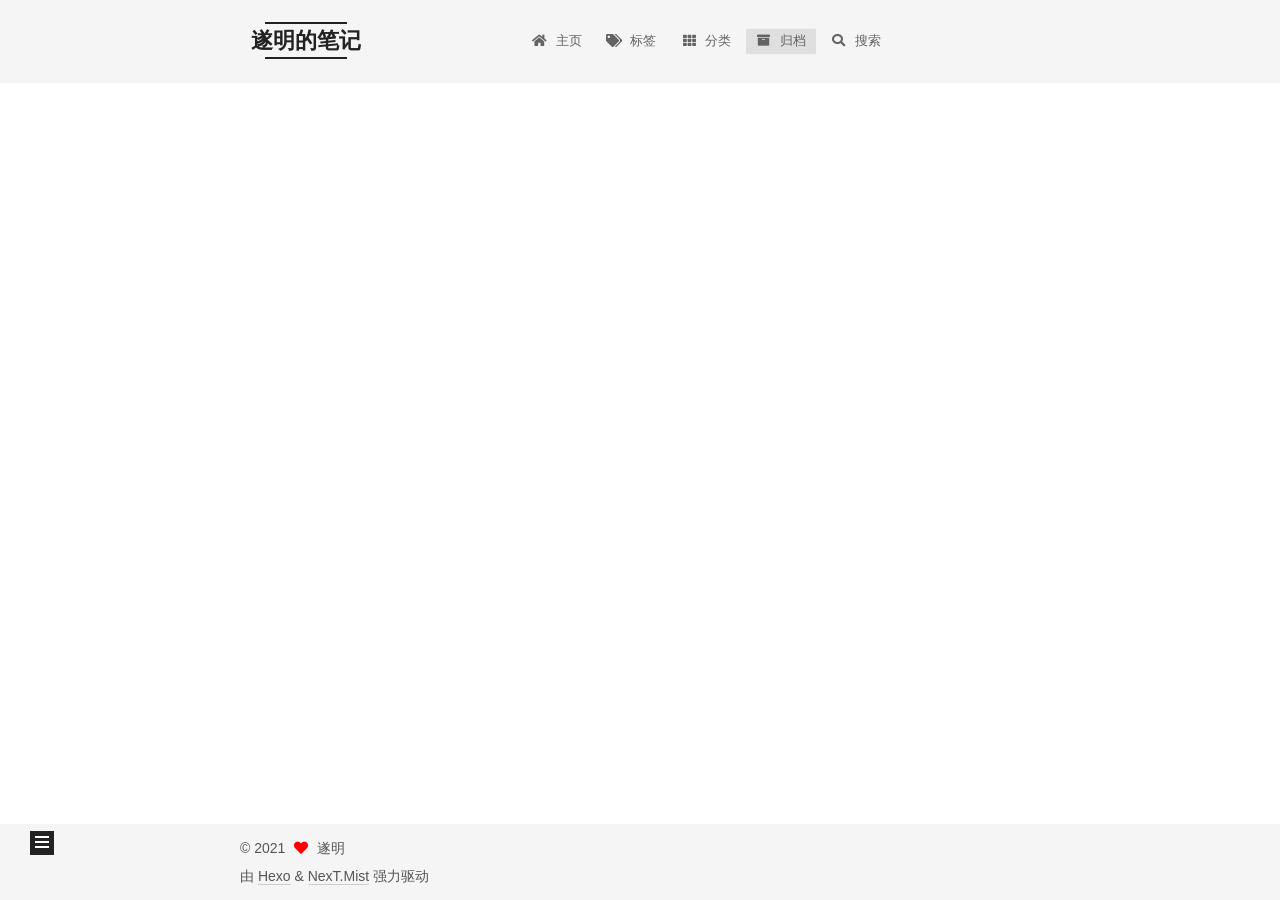
<file: archives/index.html>
<!DOCTYPE html>
<html lang="zh-CN">
<head>
  <meta charset="UTF-8">
<meta name="viewport" content="width=device-width, initial-scale=1, maximum-scale=2">
<meta name="theme-color" content="#222">
<meta name="generator" content="Hexo 5.4.0">
  <link rel="apple-touch-icon" sizes="180x180" href="/images/favicon.ico">
  <link rel="icon" type="image/png" sizes="32x32" href="/images/favicon.ico">
  <link rel="icon" type="image/png" sizes="16x16" href="/images/favicon.ico">
  <link rel="mask-icon" href="/images/favicon.ico" color="#222">

<link rel="stylesheet" href="/css/main.css">


<link rel="stylesheet" href="/lib/font-awesome/css/all.min.css">

<script id="hexo-configurations">
    var NexT = window.NexT || {};
    var CONFIG = {"hostname":"example.com","root":"/","scheme":"Mist","version":"7.8.0","exturl":false,"sidebar":{"position":"left","display":"post","padding":18,"offset":12,"onmobile":false},"copycode":{"enable":true,"show_result":true,"style":null},"back2top":{"enable":true,"sidebar":false,"scrollpercent":true},"bookmark":{"enable":false,"color":"#222","save":"auto"},"fancybox":false,"mediumzoom":false,"lazyload":false,"pangu":false,"comments":{"style":"tabs","active":null,"storage":true,"lazyload":false,"nav":null},"algolia":{"hits":{"per_page":10},"labels":{"input_placeholder":"Search for Posts","hits_empty":"We didn't find any results for the search: ${query}","hits_stats":"${hits} results found in ${time} ms"}},"localsearch":{"enable":true,"trigger":"auto","top_n_per_article":1,"unescape":false,"preload":false},"motion":{"enable":true,"async":false,"transition":{"post_block":"fadeIn","post_header":"slideDownIn","post_body":"slideDownIn","coll_header":"slideLeftIn","sidebar":"slideUpIn"}},"path":"search.xml"};
  </script>

  <meta property="og:type" content="website">
<meta property="og:title" content="遂明的笔记">
<meta property="og:url" content="http://example.com/archives/index.html">
<meta property="og:site_name" content="遂明的笔记">
<meta property="og:locale" content="zh_CN">
<meta property="article:author" content="遂明">
<meta name="twitter:card" content="summary">

<link rel="canonical" href="http://example.com/archives/">


<script id="page-configurations">
  // https://hexo.io/docs/variables.html
  CONFIG.page = {
    sidebar: "",
    isHome : false,
    isPost : false,
    lang   : 'zh-CN'
  };
</script>

  <title>归档 | 遂明的笔记</title>
  






  <noscript>
  <style>
  .use-motion .brand,
  .use-motion .menu-item,
  .sidebar-inner,
  .use-motion .post-block,
  .use-motion .pagination,
  .use-motion .comments,
  .use-motion .post-header,
  .use-motion .post-body,
  .use-motion .collection-header { opacity: initial; }

  .use-motion .site-title,
  .use-motion .site-subtitle {
    opacity: initial;
    top: initial;
  }

  .use-motion .logo-line-before i { left: initial; }
  .use-motion .logo-line-after i { right: initial; }
  </style>
</noscript>

</head>

<body itemscope itemtype="http://schema.org/WebPage">
  <div class="container use-motion">
    <div class="headband"></div>

    <header class="header" itemscope itemtype="http://schema.org/WPHeader">
      <div class="header-inner"><div class="site-brand-container">
  <div class="site-nav-toggle">
    <div class="toggle" aria-label="切换导航栏">
      <span class="toggle-line toggle-line-first"></span>
      <span class="toggle-line toggle-line-middle"></span>
      <span class="toggle-line toggle-line-last"></span>
    </div>
  </div>

  <div class="site-meta">

    <a href="/" class="brand" rel="start">
      <span class="logo-line-before"><i></i></span>
      <h1 class="site-title">遂明的笔记</h1>
      <span class="logo-line-after"><i></i></span>
    </a>
      <p class="site-subtitle" itemprop="description">胜人者力，自胜者强</p>
  </div>

  <div class="site-nav-right">
    <div class="toggle popup-trigger">
        <i class="fa fa-search fa-fw fa-lg"></i>
    </div>
  </div>
</div>




<nav class="site-nav">
  <ul id="menu" class="main-menu menu">
        <li class="menu-item menu-item-主页">

    <a href="/" rel="section"><i class="fa fa-home fa-fw"></i>主页</a>

  </li>
        <li class="menu-item menu-item-标签">

    <a href="/tags/" rel="section"><i class="fa fa-tags fa-fw"></i>标签</a>

  </li>
        <li class="menu-item menu-item-分类">

    <a href="/categories/" rel="section"><i class="fa fa-th fa-fw"></i>分类</a>

  </li>
        <li class="menu-item menu-item-归档">

    <a href="/archives/" rel="section"><i class="fa fa-archive fa-fw"></i>归档</a>

  </li>
      <li class="menu-item menu-item-search">
        <a role="button" class="popup-trigger"><i class="fa fa-search fa-fw"></i>搜索
        </a>
      </li>
  </ul>
</nav>



  <div class="search-pop-overlay">
    <div class="popup search-popup">
        <div class="search-header">
  <span class="search-icon">
    <i class="fa fa-search"></i>
  </span>
  <div class="search-input-container">
    <input autocomplete="off" autocapitalize="off"
           placeholder="搜索..." spellcheck="false"
           type="search" class="search-input">
  </div>
  <span class="popup-btn-close">
    <i class="fa fa-times-circle"></i>
  </span>
</div>
<div id="search-result">
  <div id="no-result">
    <i class="fa fa-spinner fa-pulse fa-5x fa-fw"></i>
  </div>
</div>

    </div>
  </div>

</div>
    </header>

    
  <div class="back-to-top">
    <i class="fa fa-arrow-up"></i>
    <span>0%</span>
  </div>
  <div class="reading-progress-bar"></div>


    <main class="main">
      <div class="main-inner">
        <div class="content-wrap">
          

          <div class="content archive">
            

  
  
  
  <div class="post-block">
    <div class="posts-collapse">
      <div class="collection-title">
        <span class="collection-header">嗯..! 目前共计 1 篇日志。 继续努力。</span>
      </div>

      
    <div class="collection-year">
      <span class="collection-header">2021</span>
    </div>

  <article itemscope itemtype="http://schema.org/Article">
    <header class="post-header">

      <div class="post-meta">
        <time itemprop="dateCreated"
              datetime="2021-05-16T00:11:56+08:00"
              content="2021-05-16">
          05-16
        </time>
      </div>

      <div class="post-title">
          <a class="post-title-link" href="/2021/05/16/124b790606a0/" itemprop="url">
            <span itemprop="name">Hexo配置</span>
          </a>
      </div>

    </header>
  </article>


    </div>
  </div>
  
  
  

  



          </div>
          

<script>
  window.addEventListener('tabs:register', () => {
    let { activeClass } = CONFIG.comments;
    if (CONFIG.comments.storage) {
      activeClass = localStorage.getItem('comments_active') || activeClass;
    }
    if (activeClass) {
      let activeTab = document.querySelector(`a[href="#comment-${activeClass}"]`);
      if (activeTab) {
        activeTab.click();
      }
    }
  });
  if (CONFIG.comments.storage) {
    window.addEventListener('tabs:click', event => {
      if (!event.target.matches('.tabs-comment .tab-content .tab-pane')) return;
      let commentClass = event.target.classList[1];
      localStorage.setItem('comments_active', commentClass);
    });
  }
</script>

        </div>
          
  
  <div class="toggle sidebar-toggle">
    <span class="toggle-line toggle-line-first"></span>
    <span class="toggle-line toggle-line-middle"></span>
    <span class="toggle-line toggle-line-last"></span>
  </div>

  <aside class="sidebar">
    <div class="sidebar-inner">

      <ul class="sidebar-nav motion-element">
        <li class="sidebar-nav-toc">
          文章目录
        </li>
        <li class="sidebar-nav-overview">
          站点概览
        </li>
      </ul>

      <!--noindex-->
      <div class="post-toc-wrap sidebar-panel">
      </div>
      <!--/noindex-->

      <div class="site-overview-wrap sidebar-panel">
        <div class="site-author motion-element" itemprop="author" itemscope itemtype="http://schema.org/Person">
  <p class="site-author-name" itemprop="name">遂明</p>
  <div class="site-description" itemprop="description"></div>
</div>
<div class="site-state-wrap motion-element">
  <nav class="site-state">
      <div class="site-state-item site-state-posts">
          <a href="/archives">
          <span class="site-state-item-count">1</span>
          <span class="site-state-item-name">日志</span>
        </a>
      </div>
      <div class="site-state-item site-state-tags">
            <a href="/tags/">
        <span class="site-state-item-count">1</span>
        <span class="site-state-item-name">标签</span></a>
      </div>
  </nav>
</div>
  <div class="links-of-author motion-element">
      <span class="links-of-author-item">
        <a href="https://github.com/suiming" title="GitHub → https:&#x2F;&#x2F;github.com&#x2F;suiming" rel="noopener" target="_blank"><i class="fab fa-github fa-fw"></i>GitHub</a>
      </span>
      <span class="links-of-author-item">
        <a href="mailto:suiming.jx@gmail.com" title="E-Mail → mailto:suiming.jx@gmail.com" rel="noopener" target="_blank"><i class="fa fa-envelope fa-fw"></i>E-Mail</a>
      </span>
  </div>



      </div>

    </div>
  </aside>
  <div id="sidebar-dimmer"></div>


      </div>
    </main>

    <footer class="footer">
      <div class="footer-inner">
        

        

<div class="copyright">
  
  &copy; 
  <span itemprop="copyrightYear">2021</span>
  <span class="with-love">
    <i class="fa fa-heart"></i>
  </span>
  <span class="author" itemprop="copyrightHolder">遂明</span>
</div>
  <div class="powered-by">由 <a href="https://hexo.io/" class="theme-link" rel="noopener" target="_blank">Hexo</a> & <a href="https://mist.theme-next.org/" class="theme-link" rel="noopener" target="_blank">NexT.Mist</a> 强力驱动
  </div>

        








      </div>
    </footer>
  </div>

  
  <script src="/lib/anime.min.js"></script>
  <script src="/lib/velocity/velocity.min.js"></script>
  <script src="/lib/velocity/velocity.ui.min.js"></script>

<script src="/js/utils.js"></script>

<script src="/js/motion.js"></script>


<script src="/js/schemes/muse.js"></script>


<script src="/js/next-boot.js"></script>




  




  
<script src="/js/local-search.js"></script>













  

  

</body>
</html>
</file>
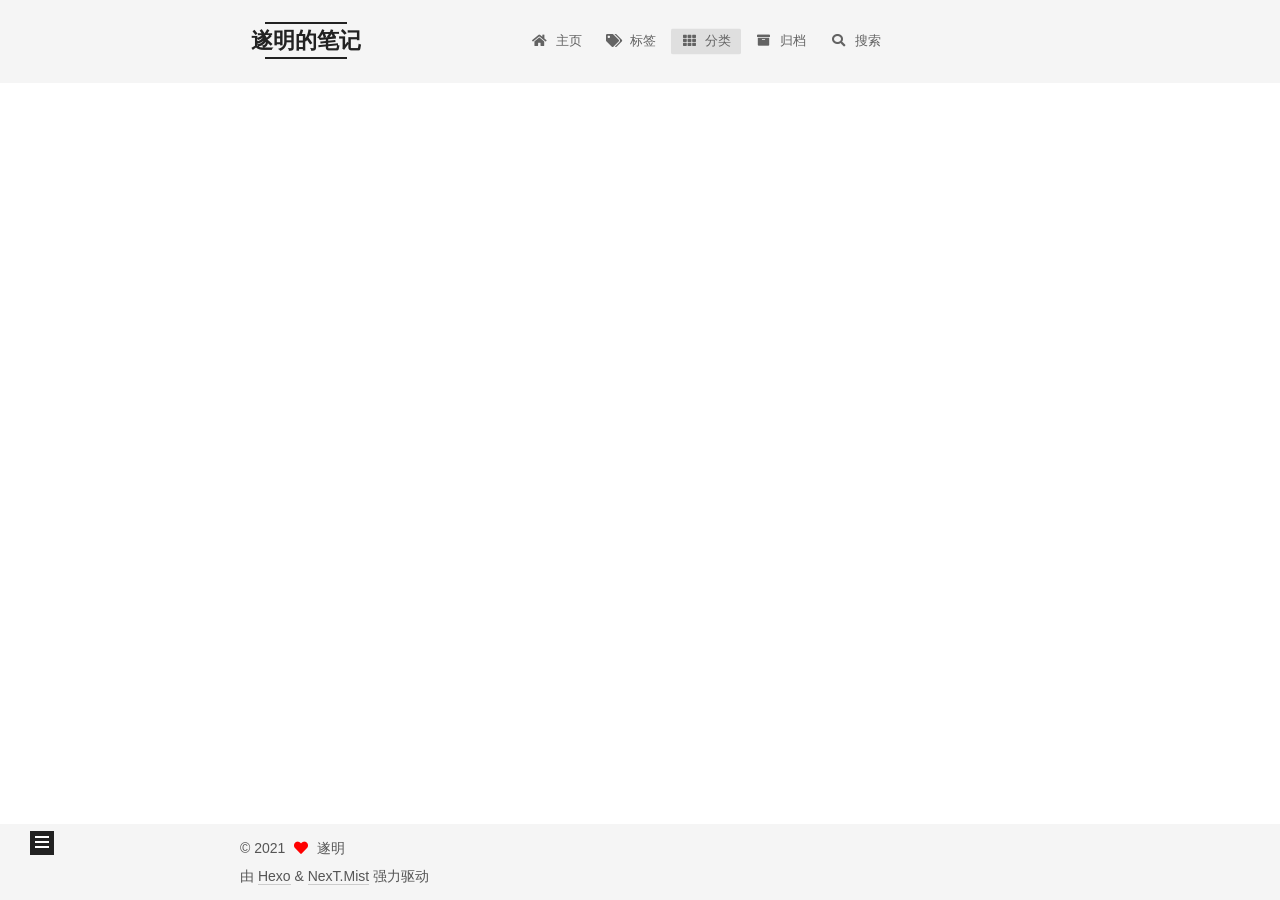
<file: categories/index.html>
<!DOCTYPE html>
<html lang="zh-CN">
<head>
  <meta charset="UTF-8">
<meta name="viewport" content="width=device-width, initial-scale=1, maximum-scale=2">
<meta name="theme-color" content="#222">
<meta name="generator" content="Hexo 5.4.0">
  <link rel="apple-touch-icon" sizes="180x180" href="/images/favicon.ico">
  <link rel="icon" type="image/png" sizes="32x32" href="/images/favicon.ico">
  <link rel="icon" type="image/png" sizes="16x16" href="/images/favicon.ico">
  <link rel="mask-icon" href="/images/favicon.ico" color="#222">

<link rel="stylesheet" href="/css/main.css">


<link rel="stylesheet" href="/lib/font-awesome/css/all.min.css">

<script id="hexo-configurations">
    var NexT = window.NexT || {};
    var CONFIG = {"hostname":"example.com","root":"/","scheme":"Mist","version":"7.8.0","exturl":false,"sidebar":{"position":"left","display":"post","padding":18,"offset":12,"onmobile":false},"copycode":{"enable":true,"show_result":true,"style":null},"back2top":{"enable":true,"sidebar":false,"scrollpercent":true},"bookmark":{"enable":false,"color":"#222","save":"auto"},"fancybox":false,"mediumzoom":false,"lazyload":false,"pangu":false,"comments":{"style":"tabs","active":null,"storage":true,"lazyload":false,"nav":null},"algolia":{"hits":{"per_page":10},"labels":{"input_placeholder":"Search for Posts","hits_empty":"We didn't find any results for the search: ${query}","hits_stats":"${hits} results found in ${time} ms"}},"localsearch":{"enable":true,"trigger":"auto","top_n_per_article":1,"unescape":false,"preload":false},"motion":{"enable":true,"async":false,"transition":{"post_block":"fadeIn","post_header":"slideDownIn","post_body":"slideDownIn","coll_header":"slideLeftIn","sidebar":"slideUpIn"}},"path":"search.xml"};
  </script>

  <meta property="og:type" content="website">
<meta property="og:title" content="categories">
<meta property="og:url" content="http://example.com/categories/index.html">
<meta property="og:site_name" content="遂明的笔记">
<meta property="og:locale" content="zh_CN">
<meta property="article:published_time" content="2021-05-15T13:46:30.000Z">
<meta property="article:modified_time" content="2021-05-15T13:49:46.730Z">
<meta property="article:author" content="遂明">
<meta name="twitter:card" content="summary">

<link rel="canonical" href="http://example.com/categories/">


<script id="page-configurations">
  // https://hexo.io/docs/variables.html
  CONFIG.page = {
    sidebar: "",
    isHome : false,
    isPost : false,
    lang   : 'zh-CN'
  };
</script>

  <title>categories | 遂明的笔记
</title>
  






  <noscript>
  <style>
  .use-motion .brand,
  .use-motion .menu-item,
  .sidebar-inner,
  .use-motion .post-block,
  .use-motion .pagination,
  .use-motion .comments,
  .use-motion .post-header,
  .use-motion .post-body,
  .use-motion .collection-header { opacity: initial; }

  .use-motion .site-title,
  .use-motion .site-subtitle {
    opacity: initial;
    top: initial;
  }

  .use-motion .logo-line-before i { left: initial; }
  .use-motion .logo-line-after i { right: initial; }
  </style>
</noscript>

</head>

<body itemscope itemtype="http://schema.org/WebPage">
  <div class="container use-motion">
    <div class="headband"></div>

    <header class="header" itemscope itemtype="http://schema.org/WPHeader">
      <div class="header-inner"><div class="site-brand-container">
  <div class="site-nav-toggle">
    <div class="toggle" aria-label="切换导航栏">
      <span class="toggle-line toggle-line-first"></span>
      <span class="toggle-line toggle-line-middle"></span>
      <span class="toggle-line toggle-line-last"></span>
    </div>
  </div>

  <div class="site-meta">

    <a href="/" class="brand" rel="start">
      <span class="logo-line-before"><i></i></span>
      <h1 class="site-title">遂明的笔记</h1>
      <span class="logo-line-after"><i></i></span>
    </a>
      <p class="site-subtitle" itemprop="description">胜人者力，自胜者强</p>
  </div>

  <div class="site-nav-right">
    <div class="toggle popup-trigger">
        <i class="fa fa-search fa-fw fa-lg"></i>
    </div>
  </div>
</div>




<nav class="site-nav">
  <ul id="menu" class="main-menu menu">
        <li class="menu-item menu-item-主页">

    <a href="/" rel="section"><i class="fa fa-home fa-fw"></i>主页</a>

  </li>
        <li class="menu-item menu-item-标签">

    <a href="/tags/" rel="section"><i class="fa fa-tags fa-fw"></i>标签</a>

  </li>
        <li class="menu-item menu-item-分类">

    <a href="/categories/" rel="section"><i class="fa fa-th fa-fw"></i>分类</a>

  </li>
        <li class="menu-item menu-item-归档">

    <a href="/archives/" rel="section"><i class="fa fa-archive fa-fw"></i>归档</a>

  </li>
      <li class="menu-item menu-item-search">
        <a role="button" class="popup-trigger"><i class="fa fa-search fa-fw"></i>搜索
        </a>
      </li>
  </ul>
</nav>



  <div class="search-pop-overlay">
    <div class="popup search-popup">
        <div class="search-header">
  <span class="search-icon">
    <i class="fa fa-search"></i>
  </span>
  <div class="search-input-container">
    <input autocomplete="off" autocapitalize="off"
           placeholder="搜索..." spellcheck="false"
           type="search" class="search-input">
  </div>
  <span class="popup-btn-close">
    <i class="fa fa-times-circle"></i>
  </span>
</div>
<div id="search-result">
  <div id="no-result">
    <i class="fa fa-spinner fa-pulse fa-5x fa-fw"></i>
  </div>
</div>

    </div>
  </div>

</div>
    </header>

    
  <div class="back-to-top">
    <i class="fa fa-arrow-up"></i>
    <span>0%</span>
  </div>
  <div class="reading-progress-bar"></div>


    <main class="main">
      <div class="main-inner">
        <div class="content-wrap">
          
  
  

          <div class="content page posts-expand">
            

    
    
    
    <div class="post-block" lang="zh-CN">
      <header class="post-header">

<h1 class="post-title" itemprop="name headline">categories
</h1>

<div class="post-meta">
  

</div>

</header>

      
      
      
      <div class="post-body">
          <div class="category-all-page">
            <div class="category-all-title">
              暂无分类
            </div>
            <div class="category-all">
              
            </div>
          </div>
        
      </div>
      
      
      
    </div>
    

    
    
    


          </div>
          

<script>
  window.addEventListener('tabs:register', () => {
    let { activeClass } = CONFIG.comments;
    if (CONFIG.comments.storage) {
      activeClass = localStorage.getItem('comments_active') || activeClass;
    }
    if (activeClass) {
      let activeTab = document.querySelector(`a[href="#comment-${activeClass}"]`);
      if (activeTab) {
        activeTab.click();
      }
    }
  });
  if (CONFIG.comments.storage) {
    window.addEventListener('tabs:click', event => {
      if (!event.target.matches('.tabs-comment .tab-content .tab-pane')) return;
      let commentClass = event.target.classList[1];
      localStorage.setItem('comments_active', commentClass);
    });
  }
</script>

        </div>
          
  
  <div class="toggle sidebar-toggle">
    <span class="toggle-line toggle-line-first"></span>
    <span class="toggle-line toggle-line-middle"></span>
    <span class="toggle-line toggle-line-last"></span>
  </div>

  <aside class="sidebar">
    <div class="sidebar-inner">

      <ul class="sidebar-nav motion-element">
        <li class="sidebar-nav-toc">
          文章目录
        </li>
        <li class="sidebar-nav-overview">
          站点概览
        </li>
      </ul>

      <!--noindex-->
      <div class="post-toc-wrap sidebar-panel">
      </div>
      <!--/noindex-->

      <div class="site-overview-wrap sidebar-panel">
        <div class="site-author motion-element" itemprop="author" itemscope itemtype="http://schema.org/Person">
  <p class="site-author-name" itemprop="name">遂明</p>
  <div class="site-description" itemprop="description"></div>
</div>
<div class="site-state-wrap motion-element">
  <nav class="site-state">
  </nav>
</div>
  <div class="links-of-author motion-element">
      <span class="links-of-author-item">
        <a href="https://github.com/suiming" title="GitHub → https:&#x2F;&#x2F;github.com&#x2F;suiming" rel="noopener" target="_blank"><i class="fab fa-github fa-fw"></i>GitHub</a>
      </span>
      <span class="links-of-author-item">
        <a href="mailto:suiming.jx@gmail.com" title="E-Mail → mailto:suiming.jx@gmail.com" rel="noopener" target="_blank"><i class="fa fa-envelope fa-fw"></i>E-Mail</a>
      </span>
  </div>



      </div>

    </div>
  </aside>
  <div id="sidebar-dimmer"></div>


      </div>
    </main>

    <footer class="footer">
      <div class="footer-inner">
        

        

<div class="copyright">
  
  &copy; 
  <span itemprop="copyrightYear">2021</span>
  <span class="with-love">
    <i class="fa fa-heart"></i>
  </span>
  <span class="author" itemprop="copyrightHolder">遂明</span>
</div>
  <div class="powered-by">由 <a href="https://hexo.io/" class="theme-link" rel="noopener" target="_blank">Hexo</a> & <a href="https://mist.theme-next.org/" class="theme-link" rel="noopener" target="_blank">NexT.Mist</a> 强力驱动
  </div>

        








      </div>
    </footer>
  </div>

  
  <script src="/lib/anime.min.js"></script>
  <script src="/lib/velocity/velocity.min.js"></script>
  <script src="/lib/velocity/velocity.ui.min.js"></script>

<script src="/js/utils.js"></script>

<script src="/js/motion.js"></script>


<script src="/js/schemes/muse.js"></script>


<script src="/js/next-boot.js"></script>




  




  
<script src="/js/local-search.js"></script>













  

  

</body>
</html>
</file>
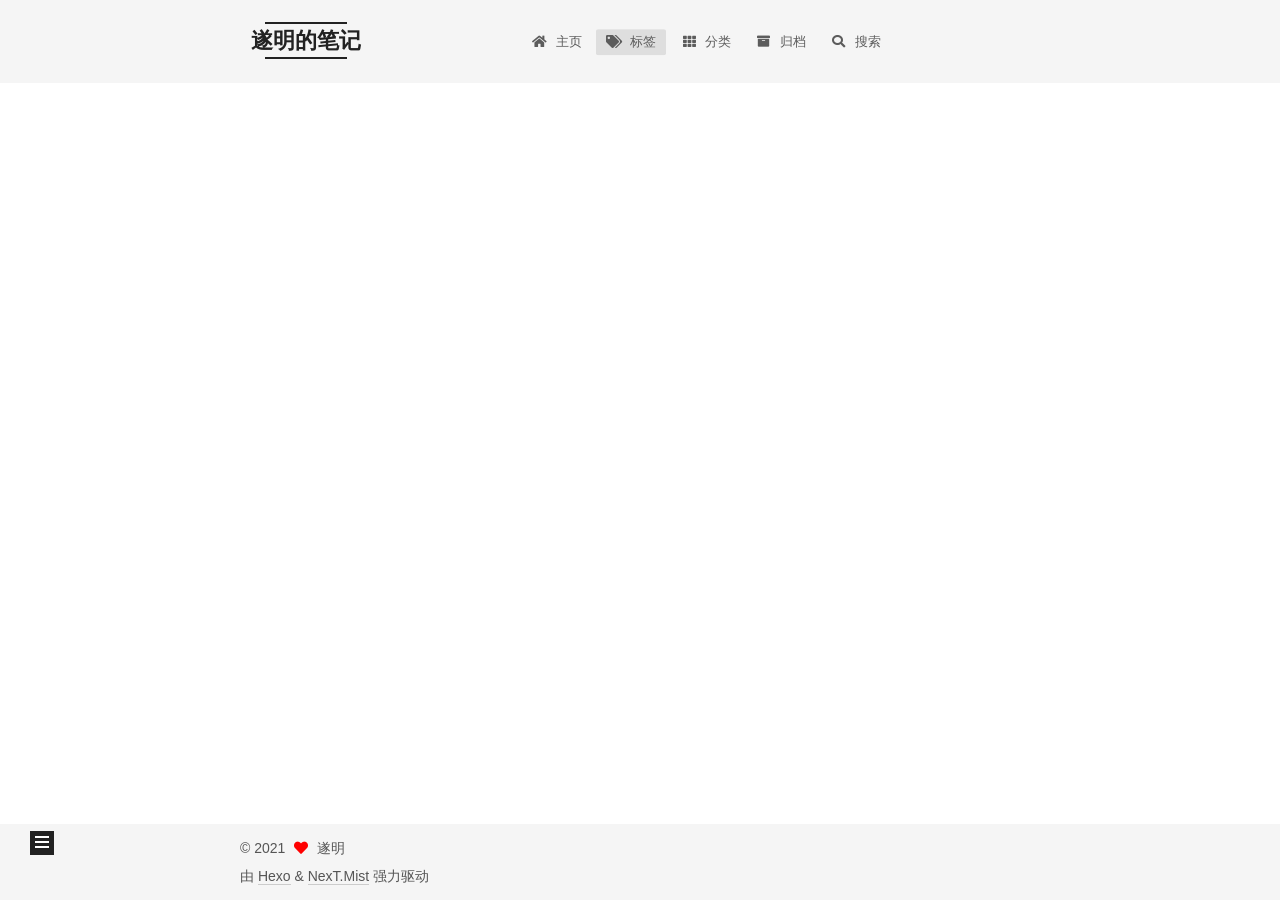
<file: tags/index.html>
<!DOCTYPE html>
<html lang="zh-CN">
<head>
  <meta charset="UTF-8">
<meta name="viewport" content="width=device-width, initial-scale=1, maximum-scale=2">
<meta name="theme-color" content="#222">
<meta name="generator" content="Hexo 5.4.0">
  <link rel="apple-touch-icon" sizes="180x180" href="/images/favicon.ico">
  <link rel="icon" type="image/png" sizes="32x32" href="/images/favicon.ico">
  <link rel="icon" type="image/png" sizes="16x16" href="/images/favicon.ico">
  <link rel="mask-icon" href="/images/favicon.ico" color="#222">

<link rel="stylesheet" href="/css/main.css">


<link rel="stylesheet" href="/lib/font-awesome/css/all.min.css">

<script id="hexo-configurations">
    var NexT = window.NexT || {};
    var CONFIG = {"hostname":"example.com","root":"/","scheme":"Mist","version":"7.8.0","exturl":false,"sidebar":{"position":"left","display":"post","padding":18,"offset":12,"onmobile":false},"copycode":{"enable":true,"show_result":true,"style":null},"back2top":{"enable":true,"sidebar":false,"scrollpercent":true},"bookmark":{"enable":false,"color":"#222","save":"auto"},"fancybox":false,"mediumzoom":false,"lazyload":false,"pangu":false,"comments":{"style":"tabs","active":null,"storage":true,"lazyload":false,"nav":null},"algolia":{"hits":{"per_page":10},"labels":{"input_placeholder":"Search for Posts","hits_empty":"We didn't find any results for the search: ${query}","hits_stats":"${hits} results found in ${time} ms"}},"localsearch":{"enable":true,"trigger":"auto","top_n_per_article":1,"unescape":false,"preload":false},"motion":{"enable":true,"async":false,"transition":{"post_block":"fadeIn","post_header":"slideDownIn","post_body":"slideDownIn","coll_header":"slideLeftIn","sidebar":"slideUpIn"}},"path":"search.xml"};
  </script>

  <meta property="og:type" content="website">
<meta property="og:title" content="tags">
<meta property="og:url" content="http://example.com/tags/index.html">
<meta property="og:site_name" content="遂明的笔记">
<meta property="og:locale" content="zh_CN">
<meta property="article:published_time" content="2021-05-15T13:46:17.000Z">
<meta property="article:modified_time" content="2021-05-15T13:50:02.809Z">
<meta property="article:author" content="遂明">
<meta name="twitter:card" content="summary">

<link rel="canonical" href="http://example.com/tags/">


<script id="page-configurations">
  // https://hexo.io/docs/variables.html
  CONFIG.page = {
    sidebar: "",
    isHome : false,
    isPost : false,
    lang   : 'zh-CN'
  };
</script>

  <title>tags | 遂明的笔记
</title>
  






  <noscript>
  <style>
  .use-motion .brand,
  .use-motion .menu-item,
  .sidebar-inner,
  .use-motion .post-block,
  .use-motion .pagination,
  .use-motion .comments,
  .use-motion .post-header,
  .use-motion .post-body,
  .use-motion .collection-header { opacity: initial; }

  .use-motion .site-title,
  .use-motion .site-subtitle {
    opacity: initial;
    top: initial;
  }

  .use-motion .logo-line-before i { left: initial; }
  .use-motion .logo-line-after i { right: initial; }
  </style>
</noscript>

</head>

<body itemscope itemtype="http://schema.org/WebPage">
  <div class="container use-motion">
    <div class="headband"></div>

    <header class="header" itemscope itemtype="http://schema.org/WPHeader">
      <div class="header-inner"><div class="site-brand-container">
  <div class="site-nav-toggle">
    <div class="toggle" aria-label="切换导航栏">
      <span class="toggle-line toggle-line-first"></span>
      <span class="toggle-line toggle-line-middle"></span>
      <span class="toggle-line toggle-line-last"></span>
    </div>
  </div>

  <div class="site-meta">

    <a href="/" class="brand" rel="start">
      <span class="logo-line-before"><i></i></span>
      <h1 class="site-title">遂明的笔记</h1>
      <span class="logo-line-after"><i></i></span>
    </a>
      <p class="site-subtitle" itemprop="description">胜人者力，自胜者强</p>
  </div>

  <div class="site-nav-right">
    <div class="toggle popup-trigger">
        <i class="fa fa-search fa-fw fa-lg"></i>
    </div>
  </div>
</div>




<nav class="site-nav">
  <ul id="menu" class="main-menu menu">
        <li class="menu-item menu-item-主页">

    <a href="/" rel="section"><i class="fa fa-home fa-fw"></i>主页</a>

  </li>
        <li class="menu-item menu-item-标签">

    <a href="/tags/" rel="section"><i class="fa fa-tags fa-fw"></i>标签</a>

  </li>
        <li class="menu-item menu-item-分类">

    <a href="/categories/" rel="section"><i class="fa fa-th fa-fw"></i>分类</a>

  </li>
        <li class="menu-item menu-item-归档">

    <a href="/archives/" rel="section"><i class="fa fa-archive fa-fw"></i>归档</a>

  </li>
      <li class="menu-item menu-item-search">
        <a role="button" class="popup-trigger"><i class="fa fa-search fa-fw"></i>搜索
        </a>
      </li>
  </ul>
</nav>



  <div class="search-pop-overlay">
    <div class="popup search-popup">
        <div class="search-header">
  <span class="search-icon">
    <i class="fa fa-search"></i>
  </span>
  <div class="search-input-container">
    <input autocomplete="off" autocapitalize="off"
           placeholder="搜索..." spellcheck="false"
           type="search" class="search-input">
  </div>
  <span class="popup-btn-close">
    <i class="fa fa-times-circle"></i>
  </span>
</div>
<div id="search-result">
  <div id="no-result">
    <i class="fa fa-spinner fa-pulse fa-5x fa-fw"></i>
  </div>
</div>

    </div>
  </div>

</div>
    </header>

    
  <div class="back-to-top">
    <i class="fa fa-arrow-up"></i>
    <span>0%</span>
  </div>
  <div class="reading-progress-bar"></div>


    <main class="main">
      <div class="main-inner">
        <div class="content-wrap">
          
  
  

          <div class="content page posts-expand">
            

    
    
    
    <div class="post-block" lang="zh-CN">
      <header class="post-header">

<h1 class="post-title" itemprop="name headline">tags
</h1>

<div class="post-meta">
  

</div>

</header>

      
      
      
      <div class="post-body">
          <div class="tag-cloud">
            <div class="tag-cloud-title">
              目前共计 1 个标签
            </div>
            <div class="tag-cloud-tags">
              <a href="/tags/%E5%B7%A5%E5%85%B7/" style="font-size: 12px; color: #ccc">工具</a>
            </div>
          </div>
        
      </div>
      
      
      
    </div>
    

    
    
    


          </div>
          

<script>
  window.addEventListener('tabs:register', () => {
    let { activeClass } = CONFIG.comments;
    if (CONFIG.comments.storage) {
      activeClass = localStorage.getItem('comments_active') || activeClass;
    }
    if (activeClass) {
      let activeTab = document.querySelector(`a[href="#comment-${activeClass}"]`);
      if (activeTab) {
        activeTab.click();
      }
    }
  });
  if (CONFIG.comments.storage) {
    window.addEventListener('tabs:click', event => {
      if (!event.target.matches('.tabs-comment .tab-content .tab-pane')) return;
      let commentClass = event.target.classList[1];
      localStorage.setItem('comments_active', commentClass);
    });
  }
</script>

        </div>
          
  
  <div class="toggle sidebar-toggle">
    <span class="toggle-line toggle-line-first"></span>
    <span class="toggle-line toggle-line-middle"></span>
    <span class="toggle-line toggle-line-last"></span>
  </div>

  <aside class="sidebar">
    <div class="sidebar-inner">

      <ul class="sidebar-nav motion-element">
        <li class="sidebar-nav-toc">
          文章目录
        </li>
        <li class="sidebar-nav-overview">
          站点概览
        </li>
      </ul>

      <!--noindex-->
      <div class="post-toc-wrap sidebar-panel">
      </div>
      <!--/noindex-->

      <div class="site-overview-wrap sidebar-panel">
        <div class="site-author motion-element" itemprop="author" itemscope itemtype="http://schema.org/Person">
  <p class="site-author-name" itemprop="name">遂明</p>
  <div class="site-description" itemprop="description"></div>
</div>
<div class="site-state-wrap motion-element">
  <nav class="site-state">
      <div class="site-state-item site-state-posts">
          <a href="/archives">
          <span class="site-state-item-count">1</span>
          <span class="site-state-item-name">日志</span>
        </a>
      </div>
      <div class="site-state-item site-state-tags">
            <a href="/tags/">
        <span class="site-state-item-count">1</span>
        <span class="site-state-item-name">标签</span></a>
      </div>
  </nav>
</div>
  <div class="links-of-author motion-element">
      <span class="links-of-author-item">
        <a href="https://github.com/suiming" title="GitHub → https:&#x2F;&#x2F;github.com&#x2F;suiming" rel="noopener" target="_blank"><i class="fab fa-github fa-fw"></i>GitHub</a>
      </span>
      <span class="links-of-author-item">
        <a href="mailto:suiming.jx@gmail.com" title="E-Mail → mailto:suiming.jx@gmail.com" rel="noopener" target="_blank"><i class="fa fa-envelope fa-fw"></i>E-Mail</a>
      </span>
  </div>



      </div>

    </div>
  </aside>
  <div id="sidebar-dimmer"></div>


      </div>
    </main>

    <footer class="footer">
      <div class="footer-inner">
        

        

<div class="copyright">
  
  &copy; 
  <span itemprop="copyrightYear">2021</span>
  <span class="with-love">
    <i class="fa fa-heart"></i>
  </span>
  <span class="author" itemprop="copyrightHolder">遂明</span>
</div>
  <div class="powered-by">由 <a href="https://hexo.io/" class="theme-link" rel="noopener" target="_blank">Hexo</a> & <a href="https://mist.theme-next.org/" class="theme-link" rel="noopener" target="_blank">NexT.Mist</a> 强力驱动
  </div>

        








      </div>
    </footer>
  </div>

  
  <script src="/lib/anime.min.js"></script>
  <script src="/lib/velocity/velocity.min.js"></script>
  <script src="/lib/velocity/velocity.ui.min.js"></script>

<script src="/js/utils.js"></script>

<script src="/js/motion.js"></script>


<script src="/js/schemes/muse.js"></script>


<script src="/js/next-boot.js"></script>




  




  
<script src="/js/local-search.js"></script>













  

  

</body>
</html>
</file>
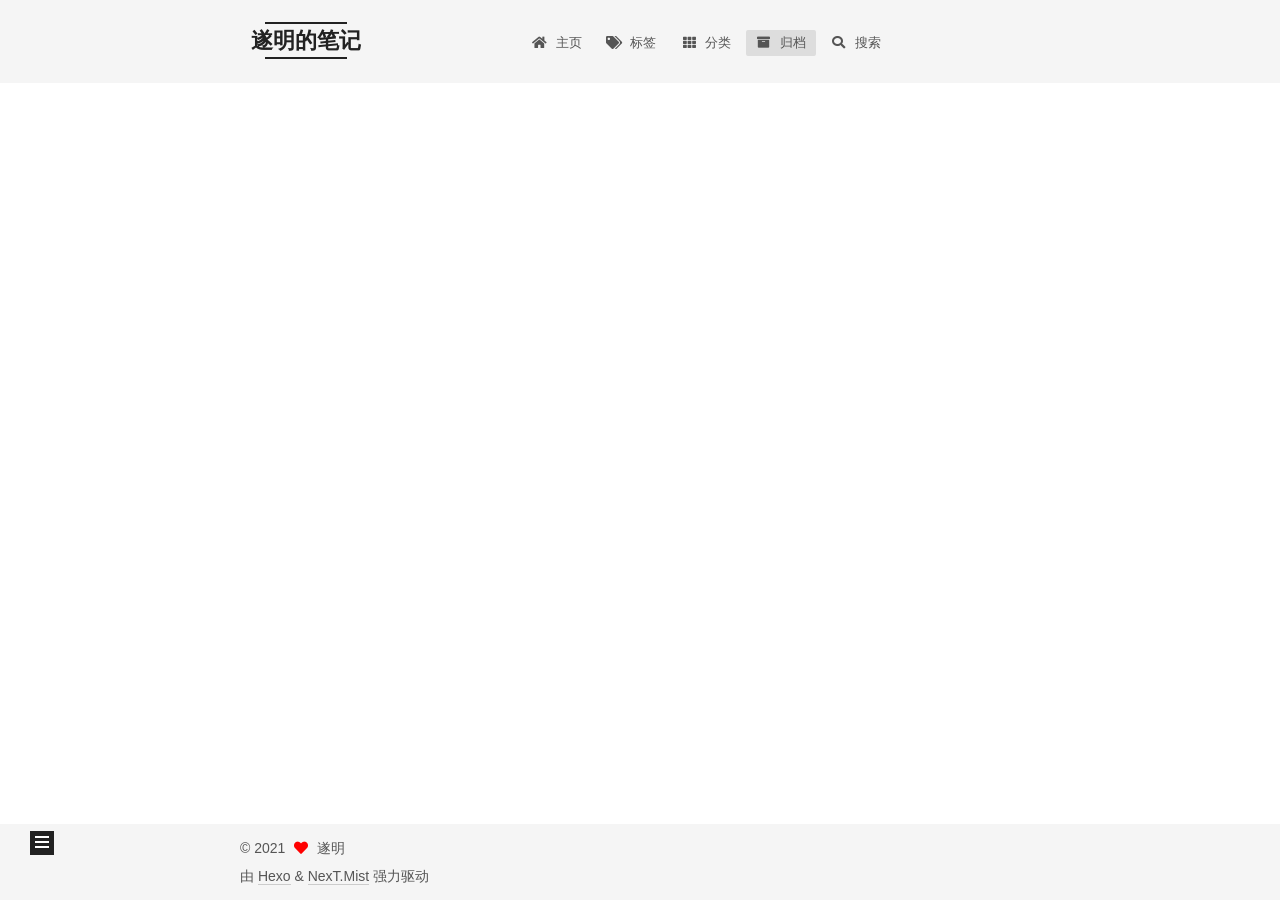
<file: archives/2021/index.html>
<!DOCTYPE html>
<html lang="zh-CN">
<head>
  <meta charset="UTF-8">
<meta name="viewport" content="width=device-width, initial-scale=1, maximum-scale=2">
<meta name="theme-color" content="#222">
<meta name="generator" content="Hexo 5.4.0">
  <link rel="apple-touch-icon" sizes="180x180" href="/images/favicon.ico">
  <link rel="icon" type="image/png" sizes="32x32" href="/images/favicon.ico">
  <link rel="icon" type="image/png" sizes="16x16" href="/images/favicon.ico">
  <link rel="mask-icon" href="/images/favicon.ico" color="#222">

<link rel="stylesheet" href="/css/main.css">


<link rel="stylesheet" href="/lib/font-awesome/css/all.min.css">

<script id="hexo-configurations">
    var NexT = window.NexT || {};
    var CONFIG = {"hostname":"example.com","root":"/","scheme":"Mist","version":"7.8.0","exturl":false,"sidebar":{"position":"left","display":"post","padding":18,"offset":12,"onmobile":false},"copycode":{"enable":true,"show_result":true,"style":null},"back2top":{"enable":true,"sidebar":false,"scrollpercent":true},"bookmark":{"enable":false,"color":"#222","save":"auto"},"fancybox":false,"mediumzoom":false,"lazyload":false,"pangu":false,"comments":{"style":"tabs","active":null,"storage":true,"lazyload":false,"nav":null},"algolia":{"hits":{"per_page":10},"labels":{"input_placeholder":"Search for Posts","hits_empty":"We didn't find any results for the search: ${query}","hits_stats":"${hits} results found in ${time} ms"}},"localsearch":{"enable":true,"trigger":"auto","top_n_per_article":1,"unescape":false,"preload":false},"motion":{"enable":true,"async":false,"transition":{"post_block":"fadeIn","post_header":"slideDownIn","post_body":"slideDownIn","coll_header":"slideLeftIn","sidebar":"slideUpIn"}},"path":"search.xml"};
  </script>

  <meta property="og:type" content="website">
<meta property="og:title" content="遂明的笔记">
<meta property="og:url" content="http://example.com/archives/2021/index.html">
<meta property="og:site_name" content="遂明的笔记">
<meta property="og:locale" content="zh_CN">
<meta property="article:author" content="遂明">
<meta name="twitter:card" content="summary">

<link rel="canonical" href="http://example.com/archives/2021/">


<script id="page-configurations">
  // https://hexo.io/docs/variables.html
  CONFIG.page = {
    sidebar: "",
    isHome : false,
    isPost : false,
    lang   : 'zh-CN'
  };
</script>

  <title>归档 | 遂明的笔记</title>
  






  <noscript>
  <style>
  .use-motion .brand,
  .use-motion .menu-item,
  .sidebar-inner,
  .use-motion .post-block,
  .use-motion .pagination,
  .use-motion .comments,
  .use-motion .post-header,
  .use-motion .post-body,
  .use-motion .collection-header { opacity: initial; }

  .use-motion .site-title,
  .use-motion .site-subtitle {
    opacity: initial;
    top: initial;
  }

  .use-motion .logo-line-before i { left: initial; }
  .use-motion .logo-line-after i { right: initial; }
  </style>
</noscript>

</head>

<body itemscope itemtype="http://schema.org/WebPage">
  <div class="container use-motion">
    <div class="headband"></div>

    <header class="header" itemscope itemtype="http://schema.org/WPHeader">
      <div class="header-inner"><div class="site-brand-container">
  <div class="site-nav-toggle">
    <div class="toggle" aria-label="切换导航栏">
      <span class="toggle-line toggle-line-first"></span>
      <span class="toggle-line toggle-line-middle"></span>
      <span class="toggle-line toggle-line-last"></span>
    </div>
  </div>

  <div class="site-meta">

    <a href="/" class="brand" rel="start">
      <span class="logo-line-before"><i></i></span>
      <h1 class="site-title">遂明的笔记</h1>
      <span class="logo-line-after"><i></i></span>
    </a>
      <p class="site-subtitle" itemprop="description">胜人者力，自胜者强</p>
  </div>

  <div class="site-nav-right">
    <div class="toggle popup-trigger">
        <i class="fa fa-search fa-fw fa-lg"></i>
    </div>
  </div>
</div>




<nav class="site-nav">
  <ul id="menu" class="main-menu menu">
        <li class="menu-item menu-item-主页">

    <a href="/" rel="section"><i class="fa fa-home fa-fw"></i>主页</a>

  </li>
        <li class="menu-item menu-item-标签">

    <a href="/tags/" rel="section"><i class="fa fa-tags fa-fw"></i>标签</a>

  </li>
        <li class="menu-item menu-item-分类">

    <a href="/categories/" rel="section"><i class="fa fa-th fa-fw"></i>分类</a>

  </li>
        <li class="menu-item menu-item-归档">

    <a href="/archives/" rel="section"><i class="fa fa-archive fa-fw"></i>归档</a>

  </li>
      <li class="menu-item menu-item-search">
        <a role="button" class="popup-trigger"><i class="fa fa-search fa-fw"></i>搜索
        </a>
      </li>
  </ul>
</nav>



  <div class="search-pop-overlay">
    <div class="popup search-popup">
        <div class="search-header">
  <span class="search-icon">
    <i class="fa fa-search"></i>
  </span>
  <div class="search-input-container">
    <input autocomplete="off" autocapitalize="off"
           placeholder="搜索..." spellcheck="false"
           type="search" class="search-input">
  </div>
  <span class="popup-btn-close">
    <i class="fa fa-times-circle"></i>
  </span>
</div>
<div id="search-result">
  <div id="no-result">
    <i class="fa fa-spinner fa-pulse fa-5x fa-fw"></i>
  </div>
</div>

    </div>
  </div>

</div>
    </header>

    
  <div class="back-to-top">
    <i class="fa fa-arrow-up"></i>
    <span>0%</span>
  </div>
  <div class="reading-progress-bar"></div>


    <main class="main">
      <div class="main-inner">
        <div class="content-wrap">
          

          <div class="content archive">
            

  
  
  
  <div class="post-block">
    <div class="posts-collapse">
      <div class="collection-title">
        <span class="collection-header">嗯..! 目前共计 1 篇日志。 继续努力。</span>
      </div>

      
    <div class="collection-year">
      <span class="collection-header">2021</span>
    </div>

  <article itemscope itemtype="http://schema.org/Article">
    <header class="post-header">

      <div class="post-meta">
        <time itemprop="dateCreated"
              datetime="2021-05-16T00:11:56+08:00"
              content="2021-05-16">
          05-16
        </time>
      </div>

      <div class="post-title">
          <a class="post-title-link" href="/2021/05/16/124b790606a0/" itemprop="url">
            <span itemprop="name">Hexo配置</span>
          </a>
      </div>

    </header>
  </article>


    </div>
  </div>
  
  
  

  



          </div>
          

<script>
  window.addEventListener('tabs:register', () => {
    let { activeClass } = CONFIG.comments;
    if (CONFIG.comments.storage) {
      activeClass = localStorage.getItem('comments_active') || activeClass;
    }
    if (activeClass) {
      let activeTab = document.querySelector(`a[href="#comment-${activeClass}"]`);
      if (activeTab) {
        activeTab.click();
      }
    }
  });
  if (CONFIG.comments.storage) {
    window.addEventListener('tabs:click', event => {
      if (!event.target.matches('.tabs-comment .tab-content .tab-pane')) return;
      let commentClass = event.target.classList[1];
      localStorage.setItem('comments_active', commentClass);
    });
  }
</script>

        </div>
          
  
  <div class="toggle sidebar-toggle">
    <span class="toggle-line toggle-line-first"></span>
    <span class="toggle-line toggle-line-middle"></span>
    <span class="toggle-line toggle-line-last"></span>
  </div>

  <aside class="sidebar">
    <div class="sidebar-inner">

      <ul class="sidebar-nav motion-element">
        <li class="sidebar-nav-toc">
          文章目录
        </li>
        <li class="sidebar-nav-overview">
          站点概览
        </li>
      </ul>

      <!--noindex-->
      <div class="post-toc-wrap sidebar-panel">
      </div>
      <!--/noindex-->

      <div class="site-overview-wrap sidebar-panel">
        <div class="site-author motion-element" itemprop="author" itemscope itemtype="http://schema.org/Person">
  <p class="site-author-name" itemprop="name">遂明</p>
  <div class="site-description" itemprop="description"></div>
</div>
<div class="site-state-wrap motion-element">
  <nav class="site-state">
      <div class="site-state-item site-state-posts">
          <a href="/archives">
          <span class="site-state-item-count">1</span>
          <span class="site-state-item-name">日志</span>
        </a>
      </div>
      <div class="site-state-item site-state-tags">
            <a href="/tags/">
        <span class="site-state-item-count">1</span>
        <span class="site-state-item-name">标签</span></a>
      </div>
  </nav>
</div>
  <div class="links-of-author motion-element">
      <span class="links-of-author-item">
        <a href="https://github.com/suiming" title="GitHub → https:&#x2F;&#x2F;github.com&#x2F;suiming" rel="noopener" target="_blank"><i class="fab fa-github fa-fw"></i>GitHub</a>
      </span>
      <span class="links-of-author-item">
        <a href="mailto:suiming.jx@gmail.com" title="E-Mail → mailto:suiming.jx@gmail.com" rel="noopener" target="_blank"><i class="fa fa-envelope fa-fw"></i>E-Mail</a>
      </span>
  </div>



      </div>

    </div>
  </aside>
  <div id="sidebar-dimmer"></div>


      </div>
    </main>

    <footer class="footer">
      <div class="footer-inner">
        

        

<div class="copyright">
  
  &copy; 
  <span itemprop="copyrightYear">2021</span>
  <span class="with-love">
    <i class="fa fa-heart"></i>
  </span>
  <span class="author" itemprop="copyrightHolder">遂明</span>
</div>
  <div class="powered-by">由 <a href="https://hexo.io/" class="theme-link" rel="noopener" target="_blank">Hexo</a> & <a href="https://mist.theme-next.org/" class="theme-link" rel="noopener" target="_blank">NexT.Mist</a> 强力驱动
  </div>

        








      </div>
    </footer>
  </div>

  
  <script src="/lib/anime.min.js"></script>
  <script src="/lib/velocity/velocity.min.js"></script>
  <script src="/lib/velocity/velocity.ui.min.js"></script>

<script src="/js/utils.js"></script>

<script src="/js/motion.js"></script>


<script src="/js/schemes/muse.js"></script>


<script src="/js/next-boot.js"></script>




  




  
<script src="/js/local-search.js"></script>













  

  

</body>
</html>
</file>
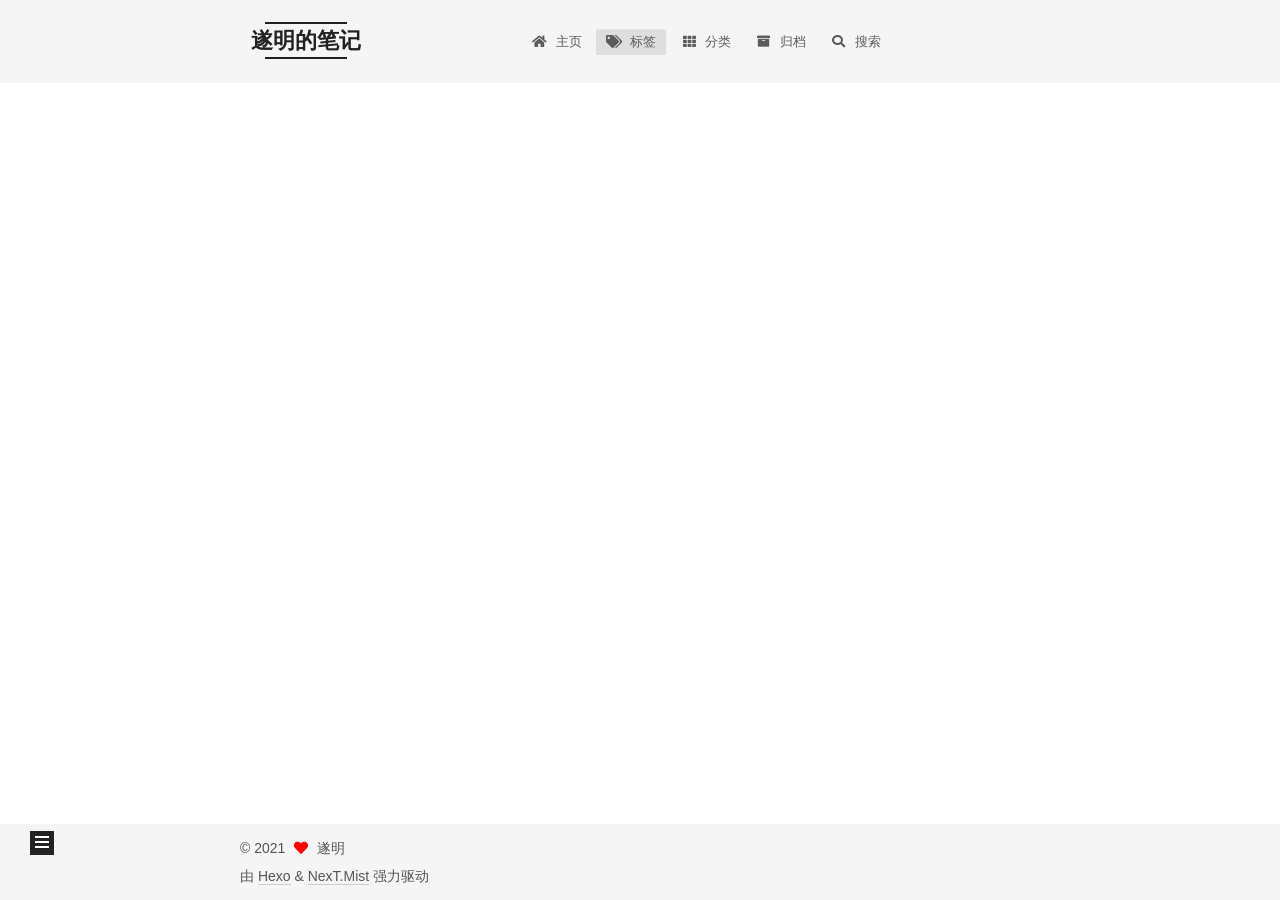
<file: tags/工具/index.html>
<!DOCTYPE html>
<html lang="zh-CN">
<head>
  <meta charset="UTF-8">
<meta name="viewport" content="width=device-width, initial-scale=1, maximum-scale=2">
<meta name="theme-color" content="#222">
<meta name="generator" content="Hexo 5.4.0">
  <link rel="apple-touch-icon" sizes="180x180" href="/images/favicon.ico">
  <link rel="icon" type="image/png" sizes="32x32" href="/images/favicon.ico">
  <link rel="icon" type="image/png" sizes="16x16" href="/images/favicon.ico">
  <link rel="mask-icon" href="/images/favicon.ico" color="#222">

<link rel="stylesheet" href="/css/main.css">


<link rel="stylesheet" href="/lib/font-awesome/css/all.min.css">

<script id="hexo-configurations">
    var NexT = window.NexT || {};
    var CONFIG = {"hostname":"example.com","root":"/","scheme":"Mist","version":"7.8.0","exturl":false,"sidebar":{"position":"left","display":"post","padding":18,"offset":12,"onmobile":false},"copycode":{"enable":true,"show_result":true,"style":null},"back2top":{"enable":true,"sidebar":false,"scrollpercent":true},"bookmark":{"enable":false,"color":"#222","save":"auto"},"fancybox":false,"mediumzoom":false,"lazyload":false,"pangu":false,"comments":{"style":"tabs","active":null,"storage":true,"lazyload":false,"nav":null},"algolia":{"hits":{"per_page":10},"labels":{"input_placeholder":"Search for Posts","hits_empty":"We didn't find any results for the search: ${query}","hits_stats":"${hits} results found in ${time} ms"}},"localsearch":{"enable":true,"trigger":"auto","top_n_per_article":1,"unescape":false,"preload":false},"motion":{"enable":true,"async":false,"transition":{"post_block":"fadeIn","post_header":"slideDownIn","post_body":"slideDownIn","coll_header":"slideLeftIn","sidebar":"slideUpIn"}},"path":"search.xml"};
  </script>

  <meta property="og:type" content="website">
<meta property="og:title" content="遂明的笔记">
<meta property="og:url" content="http://example.com/tags/%E5%B7%A5%E5%85%B7/index.html">
<meta property="og:site_name" content="遂明的笔记">
<meta property="og:locale" content="zh_CN">
<meta property="article:author" content="遂明">
<meta name="twitter:card" content="summary">

<link rel="canonical" href="http://example.com/tags/%E5%B7%A5%E5%85%B7/">


<script id="page-configurations">
  // https://hexo.io/docs/variables.html
  CONFIG.page = {
    sidebar: "",
    isHome : false,
    isPost : false,
    lang   : 'zh-CN'
  };
</script>

  <title>标签: 工具 | 遂明的笔记</title>
  






  <noscript>
  <style>
  .use-motion .brand,
  .use-motion .menu-item,
  .sidebar-inner,
  .use-motion .post-block,
  .use-motion .pagination,
  .use-motion .comments,
  .use-motion .post-header,
  .use-motion .post-body,
  .use-motion .collection-header { opacity: initial; }

  .use-motion .site-title,
  .use-motion .site-subtitle {
    opacity: initial;
    top: initial;
  }

  .use-motion .logo-line-before i { left: initial; }
  .use-motion .logo-line-after i { right: initial; }
  </style>
</noscript>

</head>

<body itemscope itemtype="http://schema.org/WebPage">
  <div class="container use-motion">
    <div class="headband"></div>

    <header class="header" itemscope itemtype="http://schema.org/WPHeader">
      <div class="header-inner"><div class="site-brand-container">
  <div class="site-nav-toggle">
    <div class="toggle" aria-label="切换导航栏">
      <span class="toggle-line toggle-line-first"></span>
      <span class="toggle-line toggle-line-middle"></span>
      <span class="toggle-line toggle-line-last"></span>
    </div>
  </div>

  <div class="site-meta">

    <a href="/" class="brand" rel="start">
      <span class="logo-line-before"><i></i></span>
      <h1 class="site-title">遂明的笔记</h1>
      <span class="logo-line-after"><i></i></span>
    </a>
      <p class="site-subtitle" itemprop="description">胜人者力，自胜者强</p>
  </div>

  <div class="site-nav-right">
    <div class="toggle popup-trigger">
        <i class="fa fa-search fa-fw fa-lg"></i>
    </div>
  </div>
</div>




<nav class="site-nav">
  <ul id="menu" class="main-menu menu">
        <li class="menu-item menu-item-主页">

    <a href="/" rel="section"><i class="fa fa-home fa-fw"></i>主页</a>

  </li>
        <li class="menu-item menu-item-标签">

    <a href="/tags/" rel="section"><i class="fa fa-tags fa-fw"></i>标签</a>

  </li>
        <li class="menu-item menu-item-分类">

    <a href="/categories/" rel="section"><i class="fa fa-th fa-fw"></i>分类</a>

  </li>
        <li class="menu-item menu-item-归档">

    <a href="/archives/" rel="section"><i class="fa fa-archive fa-fw"></i>归档</a>

  </li>
      <li class="menu-item menu-item-search">
        <a role="button" class="popup-trigger"><i class="fa fa-search fa-fw"></i>搜索
        </a>
      </li>
  </ul>
</nav>



  <div class="search-pop-overlay">
    <div class="popup search-popup">
        <div class="search-header">
  <span class="search-icon">
    <i class="fa fa-search"></i>
  </span>
  <div class="search-input-container">
    <input autocomplete="off" autocapitalize="off"
           placeholder="搜索..." spellcheck="false"
           type="search" class="search-input">
  </div>
  <span class="popup-btn-close">
    <i class="fa fa-times-circle"></i>
  </span>
</div>
<div id="search-result">
  <div id="no-result">
    <i class="fa fa-spinner fa-pulse fa-5x fa-fw"></i>
  </div>
</div>

    </div>
  </div>

</div>
    </header>

    
  <div class="back-to-top">
    <i class="fa fa-arrow-up"></i>
    <span>0%</span>
  </div>
  <div class="reading-progress-bar"></div>


    <main class="main">
      <div class="main-inner">
        <div class="content-wrap">
          

          <div class="content tag">
            

  
  
  
  <div class="post-block">
    <div class="posts-collapse">
      <div class="collection-title">
        <h2 class="collection-header">工具
          <small>标签</small>
        </h2>
      </div>

      
    <div class="collection-year">
      <span class="collection-header">2021</span>
    </div>

  <article itemscope itemtype="http://schema.org/Article">
    <header class="post-header">

      <div class="post-meta">
        <time itemprop="dateCreated"
              datetime="2021-05-16T00:11:56+08:00"
              content="2021-05-16">
          05-16
        </time>
      </div>

      <div class="post-title">
          <a class="post-title-link" href="/2021/05/16/124b790606a0/" itemprop="url">
            <span itemprop="name">Hexo配置</span>
          </a>
      </div>

    </header>
  </article>

    </div>
  </div>
  
  
  

  



          </div>
          

<script>
  window.addEventListener('tabs:register', () => {
    let { activeClass } = CONFIG.comments;
    if (CONFIG.comments.storage) {
      activeClass = localStorage.getItem('comments_active') || activeClass;
    }
    if (activeClass) {
      let activeTab = document.querySelector(`a[href="#comment-${activeClass}"]`);
      if (activeTab) {
        activeTab.click();
      }
    }
  });
  if (CONFIG.comments.storage) {
    window.addEventListener('tabs:click', event => {
      if (!event.target.matches('.tabs-comment .tab-content .tab-pane')) return;
      let commentClass = event.target.classList[1];
      localStorage.setItem('comments_active', commentClass);
    });
  }
</script>

        </div>
          
  
  <div class="toggle sidebar-toggle">
    <span class="toggle-line toggle-line-first"></span>
    <span class="toggle-line toggle-line-middle"></span>
    <span class="toggle-line toggle-line-last"></span>
  </div>

  <aside class="sidebar">
    <div class="sidebar-inner">

      <ul class="sidebar-nav motion-element">
        <li class="sidebar-nav-toc">
          文章目录
        </li>
        <li class="sidebar-nav-overview">
          站点概览
        </li>
      </ul>

      <!--noindex-->
      <div class="post-toc-wrap sidebar-panel">
      </div>
      <!--/noindex-->

      <div class="site-overview-wrap sidebar-panel">
        <div class="site-author motion-element" itemprop="author" itemscope itemtype="http://schema.org/Person">
  <p class="site-author-name" itemprop="name">遂明</p>
  <div class="site-description" itemprop="description"></div>
</div>
<div class="site-state-wrap motion-element">
  <nav class="site-state">
      <div class="site-state-item site-state-posts">
          <a href="/archives">
          <span class="site-state-item-count">1</span>
          <span class="site-state-item-name">日志</span>
        </a>
      </div>
      <div class="site-state-item site-state-tags">
            <a href="/tags/">
        <span class="site-state-item-count">1</span>
        <span class="site-state-item-name">标签</span></a>
      </div>
  </nav>
</div>
  <div class="links-of-author motion-element">
      <span class="links-of-author-item">
        <a href="https://github.com/suiming" title="GitHub → https:&#x2F;&#x2F;github.com&#x2F;suiming" rel="noopener" target="_blank"><i class="fab fa-github fa-fw"></i>GitHub</a>
      </span>
      <span class="links-of-author-item">
        <a href="mailto:suiming.jx@gmail.com" title="E-Mail → mailto:suiming.jx@gmail.com" rel="noopener" target="_blank"><i class="fa fa-envelope fa-fw"></i>E-Mail</a>
      </span>
  </div>



      </div>

    </div>
  </aside>
  <div id="sidebar-dimmer"></div>


      </div>
    </main>

    <footer class="footer">
      <div class="footer-inner">
        

        

<div class="copyright">
  
  &copy; 
  <span itemprop="copyrightYear">2021</span>
  <span class="with-love">
    <i class="fa fa-heart"></i>
  </span>
  <span class="author" itemprop="copyrightHolder">遂明</span>
</div>
  <div class="powered-by">由 <a href="https://hexo.io/" class="theme-link" rel="noopener" target="_blank">Hexo</a> & <a href="https://mist.theme-next.org/" class="theme-link" rel="noopener" target="_blank">NexT.Mist</a> 强力驱动
  </div>

        








      </div>
    </footer>
  </div>

  
  <script src="/lib/anime.min.js"></script>
  <script src="/lib/velocity/velocity.min.js"></script>
  <script src="/lib/velocity/velocity.ui.min.js"></script>

<script src="/js/utils.js"></script>

<script src="/js/motion.js"></script>


<script src="/js/schemes/muse.js"></script>


<script src="/js/next-boot.js"></script>




  




  
<script src="/js/local-search.js"></script>













  

  

</body>
</html>
</file>
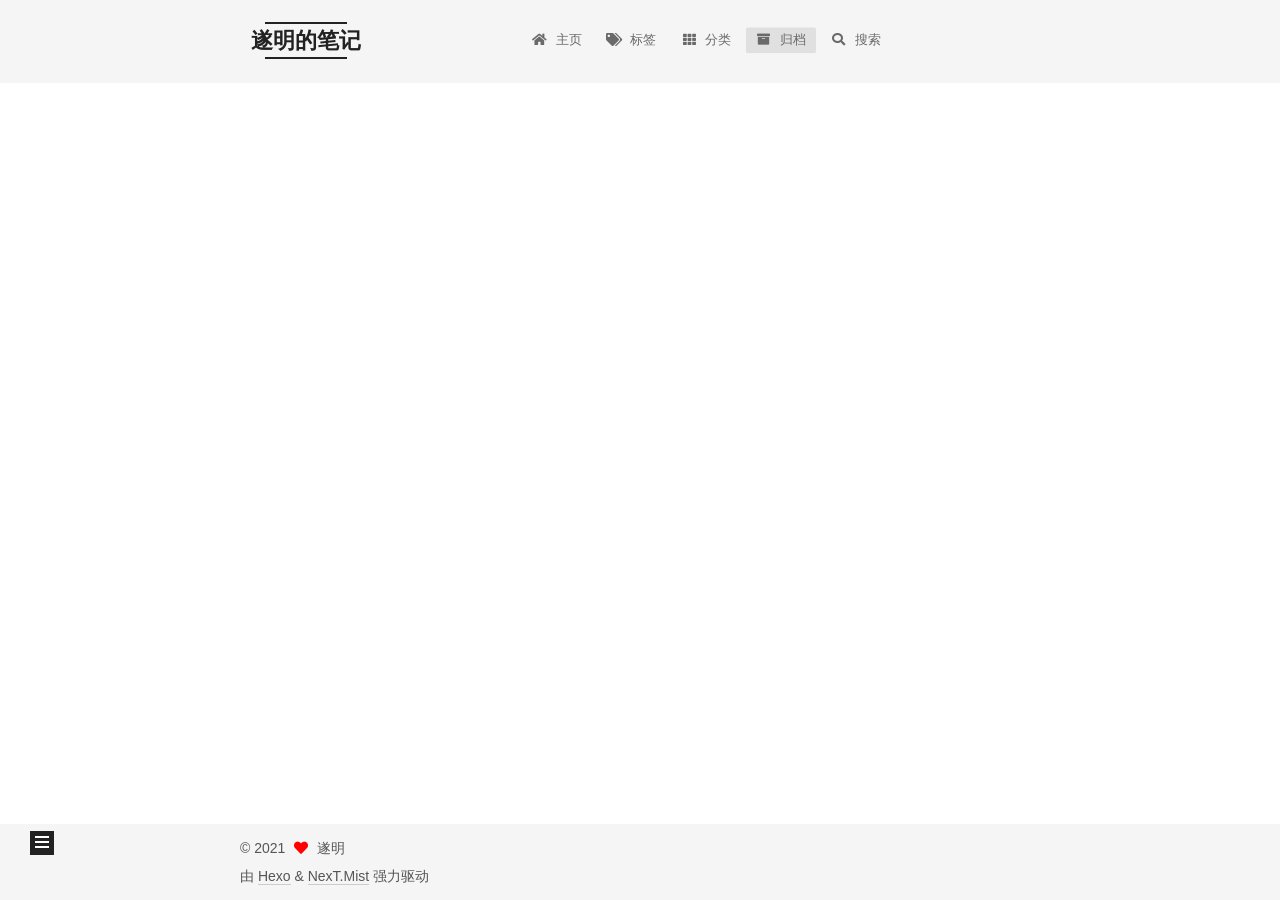
<file: archives/2021/05/index.html>
<!DOCTYPE html>
<html lang="zh-CN">
<head>
  <meta charset="UTF-8">
<meta name="viewport" content="width=device-width, initial-scale=1, maximum-scale=2">
<meta name="theme-color" content="#222">
<meta name="generator" content="Hexo 5.4.0">
  <link rel="apple-touch-icon" sizes="180x180" href="/images/favicon.ico">
  <link rel="icon" type="image/png" sizes="32x32" href="/images/favicon.ico">
  <link rel="icon" type="image/png" sizes="16x16" href="/images/favicon.ico">
  <link rel="mask-icon" href="/images/favicon.ico" color="#222">

<link rel="stylesheet" href="/css/main.css">


<link rel="stylesheet" href="/lib/font-awesome/css/all.min.css">

<script id="hexo-configurations">
    var NexT = window.NexT || {};
    var CONFIG = {"hostname":"example.com","root":"/","scheme":"Mist","version":"7.8.0","exturl":false,"sidebar":{"position":"left","display":"post","padding":18,"offset":12,"onmobile":false},"copycode":{"enable":true,"show_result":true,"style":null},"back2top":{"enable":true,"sidebar":false,"scrollpercent":true},"bookmark":{"enable":false,"color":"#222","save":"auto"},"fancybox":false,"mediumzoom":false,"lazyload":false,"pangu":false,"comments":{"style":"tabs","active":null,"storage":true,"lazyload":false,"nav":null},"algolia":{"hits":{"per_page":10},"labels":{"input_placeholder":"Search for Posts","hits_empty":"We didn't find any results for the search: ${query}","hits_stats":"${hits} results found in ${time} ms"}},"localsearch":{"enable":true,"trigger":"auto","top_n_per_article":1,"unescape":false,"preload":false},"motion":{"enable":true,"async":false,"transition":{"post_block":"fadeIn","post_header":"slideDownIn","post_body":"slideDownIn","coll_header":"slideLeftIn","sidebar":"slideUpIn"}},"path":"search.xml"};
  </script>

  <meta property="og:type" content="website">
<meta property="og:title" content="遂明的笔记">
<meta property="og:url" content="http://example.com/archives/2021/05/index.html">
<meta property="og:site_name" content="遂明的笔记">
<meta property="og:locale" content="zh_CN">
<meta property="article:author" content="遂明">
<meta name="twitter:card" content="summary">

<link rel="canonical" href="http://example.com/archives/2021/05/">


<script id="page-configurations">
  // https://hexo.io/docs/variables.html
  CONFIG.page = {
    sidebar: "",
    isHome : false,
    isPost : false,
    lang   : 'zh-CN'
  };
</script>

  <title>归档 | 遂明的笔记</title>
  






  <noscript>
  <style>
  .use-motion .brand,
  .use-motion .menu-item,
  .sidebar-inner,
  .use-motion .post-block,
  .use-motion .pagination,
  .use-motion .comments,
  .use-motion .post-header,
  .use-motion .post-body,
  .use-motion .collection-header { opacity: initial; }

  .use-motion .site-title,
  .use-motion .site-subtitle {
    opacity: initial;
    top: initial;
  }

  .use-motion .logo-line-before i { left: initial; }
  .use-motion .logo-line-after i { right: initial; }
  </style>
</noscript>

</head>

<body itemscope itemtype="http://schema.org/WebPage">
  <div class="container use-motion">
    <div class="headband"></div>

    <header class="header" itemscope itemtype="http://schema.org/WPHeader">
      <div class="header-inner"><div class="site-brand-container">
  <div class="site-nav-toggle">
    <div class="toggle" aria-label="切换导航栏">
      <span class="toggle-line toggle-line-first"></span>
      <span class="toggle-line toggle-line-middle"></span>
      <span class="toggle-line toggle-line-last"></span>
    </div>
  </div>

  <div class="site-meta">

    <a href="/" class="brand" rel="start">
      <span class="logo-line-before"><i></i></span>
      <h1 class="site-title">遂明的笔记</h1>
      <span class="logo-line-after"><i></i></span>
    </a>
      <p class="site-subtitle" itemprop="description">胜人者力，自胜者强</p>
  </div>

  <div class="site-nav-right">
    <div class="toggle popup-trigger">
        <i class="fa fa-search fa-fw fa-lg"></i>
    </div>
  </div>
</div>




<nav class="site-nav">
  <ul id="menu" class="main-menu menu">
        <li class="menu-item menu-item-主页">

    <a href="/" rel="section"><i class="fa fa-home fa-fw"></i>主页</a>

  </li>
        <li class="menu-item menu-item-标签">

    <a href="/tags/" rel="section"><i class="fa fa-tags fa-fw"></i>标签</a>

  </li>
        <li class="menu-item menu-item-分类">

    <a href="/categories/" rel="section"><i class="fa fa-th fa-fw"></i>分类</a>

  </li>
        <li class="menu-item menu-item-归档">

    <a href="/archives/" rel="section"><i class="fa fa-archive fa-fw"></i>归档</a>

  </li>
      <li class="menu-item menu-item-search">
        <a role="button" class="popup-trigger"><i class="fa fa-search fa-fw"></i>搜索
        </a>
      </li>
  </ul>
</nav>



  <div class="search-pop-overlay">
    <div class="popup search-popup">
        <div class="search-header">
  <span class="search-icon">
    <i class="fa fa-search"></i>
  </span>
  <div class="search-input-container">
    <input autocomplete="off" autocapitalize="off"
           placeholder="搜索..." spellcheck="false"
           type="search" class="search-input">
  </div>
  <span class="popup-btn-close">
    <i class="fa fa-times-circle"></i>
  </span>
</div>
<div id="search-result">
  <div id="no-result">
    <i class="fa fa-spinner fa-pulse fa-5x fa-fw"></i>
  </div>
</div>

    </div>
  </div>

</div>
    </header>

    
  <div class="back-to-top">
    <i class="fa fa-arrow-up"></i>
    <span>0%</span>
  </div>
  <div class="reading-progress-bar"></div>


    <main class="main">
      <div class="main-inner">
        <div class="content-wrap">
          

          <div class="content archive">
            

  
  
  
  <div class="post-block">
    <div class="posts-collapse">
      <div class="collection-title">
        <span class="collection-header">嗯..! 目前共计 1 篇日志。 继续努力。</span>
      </div>

      
    <div class="collection-year">
      <span class="collection-header">2021</span>
    </div>

  <article itemscope itemtype="http://schema.org/Article">
    <header class="post-header">

      <div class="post-meta">
        <time itemprop="dateCreated"
              datetime="2021-05-16T00:11:56+08:00"
              content="2021-05-16">
          05-16
        </time>
      </div>

      <div class="post-title">
          <a class="post-title-link" href="/2021/05/16/124b790606a0/" itemprop="url">
            <span itemprop="name">Hexo配置</span>
          </a>
      </div>

    </header>
  </article>


    </div>
  </div>
  
  
  

  



          </div>
          

<script>
  window.addEventListener('tabs:register', () => {
    let { activeClass } = CONFIG.comments;
    if (CONFIG.comments.storage) {
      activeClass = localStorage.getItem('comments_active') || activeClass;
    }
    if (activeClass) {
      let activeTab = document.querySelector(`a[href="#comment-${activeClass}"]`);
      if (activeTab) {
        activeTab.click();
      }
    }
  });
  if (CONFIG.comments.storage) {
    window.addEventListener('tabs:click', event => {
      if (!event.target.matches('.tabs-comment .tab-content .tab-pane')) return;
      let commentClass = event.target.classList[1];
      localStorage.setItem('comments_active', commentClass);
    });
  }
</script>

        </div>
          
  
  <div class="toggle sidebar-toggle">
    <span class="toggle-line toggle-line-first"></span>
    <span class="toggle-line toggle-line-middle"></span>
    <span class="toggle-line toggle-line-last"></span>
  </div>

  <aside class="sidebar">
    <div class="sidebar-inner">

      <ul class="sidebar-nav motion-element">
        <li class="sidebar-nav-toc">
          文章目录
        </li>
        <li class="sidebar-nav-overview">
          站点概览
        </li>
      </ul>

      <!--noindex-->
      <div class="post-toc-wrap sidebar-panel">
      </div>
      <!--/noindex-->

      <div class="site-overview-wrap sidebar-panel">
        <div class="site-author motion-element" itemprop="author" itemscope itemtype="http://schema.org/Person">
  <p class="site-author-name" itemprop="name">遂明</p>
  <div class="site-description" itemprop="description"></div>
</div>
<div class="site-state-wrap motion-element">
  <nav class="site-state">
      <div class="site-state-item site-state-posts">
          <a href="/archives">
          <span class="site-state-item-count">1</span>
          <span class="site-state-item-name">日志</span>
        </a>
      </div>
      <div class="site-state-item site-state-tags">
            <a href="/tags/">
        <span class="site-state-item-count">1</span>
        <span class="site-state-item-name">标签</span></a>
      </div>
  </nav>
</div>
  <div class="links-of-author motion-element">
      <span class="links-of-author-item">
        <a href="https://github.com/suiming" title="GitHub → https:&#x2F;&#x2F;github.com&#x2F;suiming" rel="noopener" target="_blank"><i class="fab fa-github fa-fw"></i>GitHub</a>
      </span>
      <span class="links-of-author-item">
        <a href="mailto:suiming.jx@gmail.com" title="E-Mail → mailto:suiming.jx@gmail.com" rel="noopener" target="_blank"><i class="fa fa-envelope fa-fw"></i>E-Mail</a>
      </span>
  </div>



      </div>

    </div>
  </aside>
  <div id="sidebar-dimmer"></div>


      </div>
    </main>

    <footer class="footer">
      <div class="footer-inner">
        

        

<div class="copyright">
  
  &copy; 
  <span itemprop="copyrightYear">2021</span>
  <span class="with-love">
    <i class="fa fa-heart"></i>
  </span>
  <span class="author" itemprop="copyrightHolder">遂明</span>
</div>
  <div class="powered-by">由 <a href="https://hexo.io/" class="theme-link" rel="noopener" target="_blank">Hexo</a> & <a href="https://mist.theme-next.org/" class="theme-link" rel="noopener" target="_blank">NexT.Mist</a> 强力驱动
  </div>

        








      </div>
    </footer>
  </div>

  
  <script src="/lib/anime.min.js"></script>
  <script src="/lib/velocity/velocity.min.js"></script>
  <script src="/lib/velocity/velocity.ui.min.js"></script>

<script src="/js/utils.js"></script>

<script src="/js/motion.js"></script>


<script src="/js/schemes/muse.js"></script>


<script src="/js/next-boot.js"></script>




  




  
<script src="/js/local-search.js"></script>













  

  

</body>
</html>
</file>
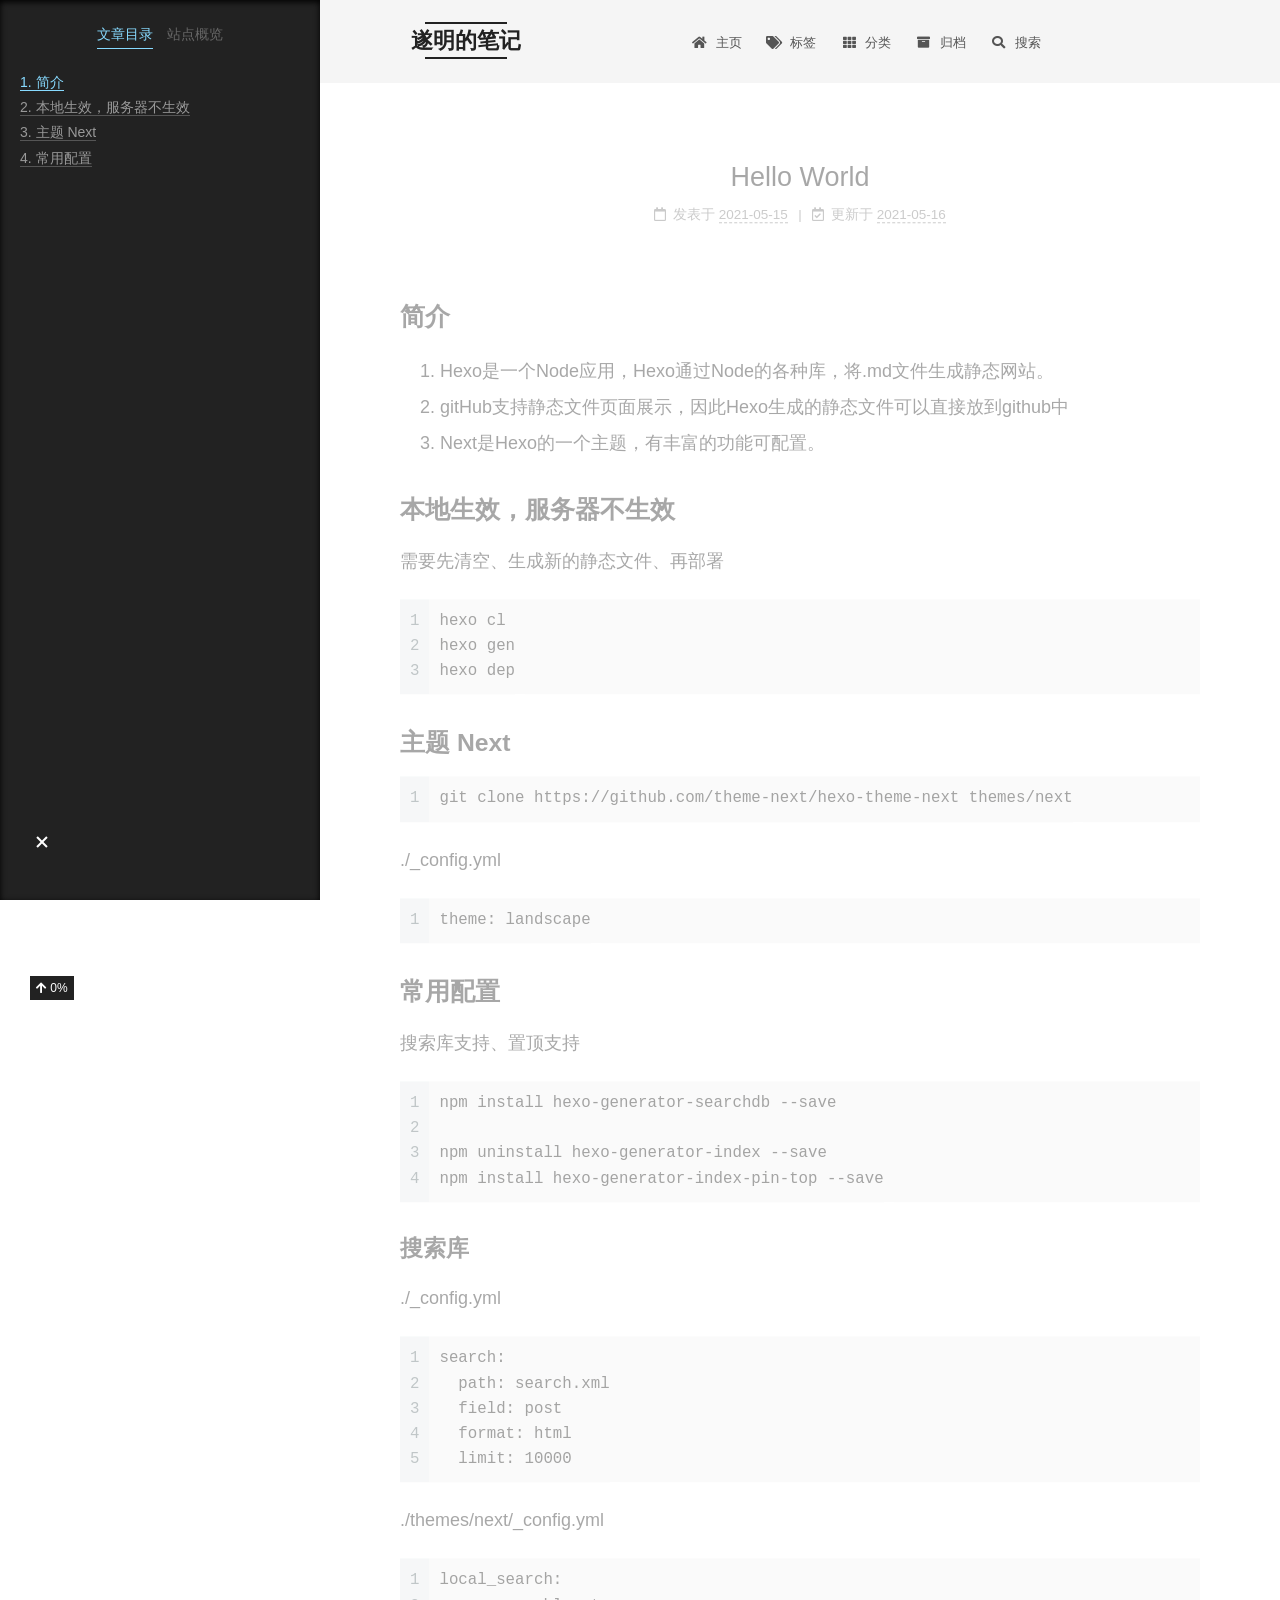
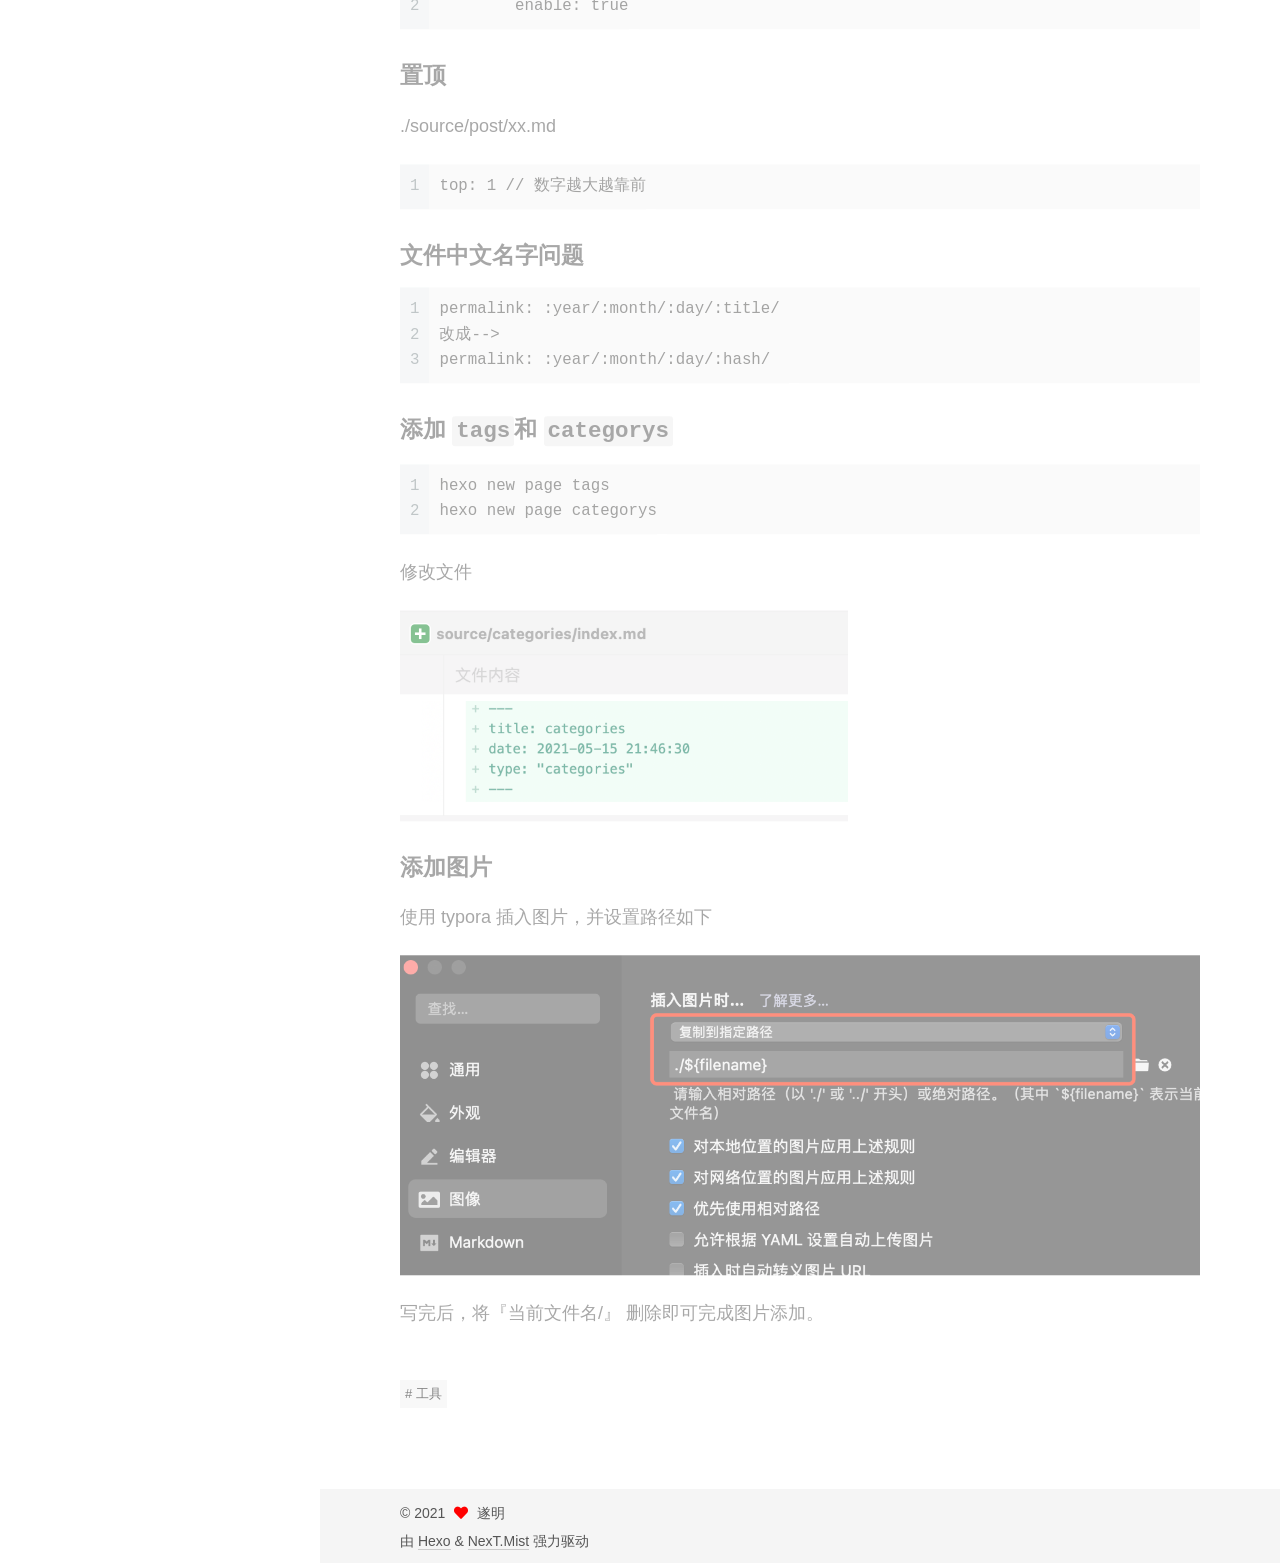
<file: 2021/05/15/1b1643e0130a/index.html>
<!DOCTYPE html>
<html lang="zh-CN">
<head>
  <meta charset="UTF-8">
<meta name="viewport" content="width=device-width, initial-scale=1, maximum-scale=2">
<meta name="theme-color" content="#222">
<meta name="generator" content="Hexo 5.4.0">
  <link rel="apple-touch-icon" sizes="180x180" href="/images/favicon.ico">
  <link rel="icon" type="image/png" sizes="32x32" href="/images/favicon.ico">
  <link rel="icon" type="image/png" sizes="16x16" href="/images/favicon.ico">
  <link rel="mask-icon" href="/images/favicon.ico" color="#222">

<link rel="stylesheet" href="/css/main.css">


<link rel="stylesheet" href="/lib/font-awesome/css/all.min.css">

<script id="hexo-configurations">
    var NexT = window.NexT || {};
    var CONFIG = {"hostname":"example.com","root":"/","scheme":"Mist","version":"7.8.0","exturl":false,"sidebar":{"position":"left","display":"post","padding":18,"offset":12,"onmobile":false},"copycode":{"enable":true,"show_result":true,"style":null},"back2top":{"enable":true,"sidebar":false,"scrollpercent":true},"bookmark":{"enable":false,"color":"#222","save":"auto"},"fancybox":false,"mediumzoom":false,"lazyload":false,"pangu":false,"comments":{"style":"tabs","active":null,"storage":true,"lazyload":false,"nav":null},"algolia":{"hits":{"per_page":10},"labels":{"input_placeholder":"Search for Posts","hits_empty":"We didn't find any results for the search: ${query}","hits_stats":"${hits} results found in ${time} ms"}},"localsearch":{"enable":true,"trigger":"auto","top_n_per_article":1,"unescape":false,"preload":false},"motion":{"enable":true,"async":false,"transition":{"post_block":"fadeIn","post_header":"slideDownIn","post_body":"slideDownIn","coll_header":"slideLeftIn","sidebar":"slideUpIn"}},"path":"search.xml"};
  </script>

  <meta name="description" content="简介 Hexo是一个Node应用，Hexo通过Node的各种库，将.md文件生成静态网站。 gitHub支持静态文件页面展示，因此Hexo生成的静态文件可以直接放到github中 Next是Hexo的一个主题，有丰富的功能可配置。  本地生效，服务器不生效需要先清空、生成新的静态文件、再部署 123hexo clhexo genhexo dep  主题 Next1git clone https:&#x2F;">
<meta property="og:type" content="article">
<meta property="og:title" content="Hello World">
<meta property="og:url" content="http://example.com/2021/05/15/1b1643e0130a/index.html">
<meta property="og:site_name" content="遂明的笔记">
<meta property="og:description" content="简介 Hexo是一个Node应用，Hexo通过Node的各种库，将.md文件生成静态网站。 gitHub支持静态文件页面展示，因此Hexo生成的静态文件可以直接放到github中 Next是Hexo的一个主题，有丰富的功能可配置。  本地生效，服务器不生效需要先清空、生成新的静态文件、再部署 123hexo clhexo genhexo dep  主题 Next1git clone https:&#x2F;">
<meta property="og:locale" content="zh_CN">
<meta property="og:image" content="http://example.com/2021/05/15/1b1643e0130a/image-20210515233922673.png">
<meta property="og:image" content="http://example.com/2021/05/15/1b1643e0130a/image-20210515234102349.png">
<meta property="article:published_time" content="2021-05-15T15:08:11.823Z">
<meta property="article:modified_time" content="2021-05-15T16:02:47.126Z">
<meta property="article:author" content="遂明">
<meta property="article:tag" content="工具">
<meta name="twitter:card" content="summary">
<meta name="twitter:image" content="http://example.com/2021/05/15/1b1643e0130a/image-20210515233922673.png">

<link rel="canonical" href="http://example.com/2021/05/15/1b1643e0130a/">


<script id="page-configurations">
  // https://hexo.io/docs/variables.html
  CONFIG.page = {
    sidebar: "",
    isHome : false,
    isPost : true,
    lang   : 'zh-CN'
  };
</script>

  <title>Hello World | 遂明的笔记</title>
  






  <noscript>
  <style>
  .use-motion .brand,
  .use-motion .menu-item,
  .sidebar-inner,
  .use-motion .post-block,
  .use-motion .pagination,
  .use-motion .comments,
  .use-motion .post-header,
  .use-motion .post-body,
  .use-motion .collection-header { opacity: initial; }

  .use-motion .site-title,
  .use-motion .site-subtitle {
    opacity: initial;
    top: initial;
  }

  .use-motion .logo-line-before i { left: initial; }
  .use-motion .logo-line-after i { right: initial; }
  </style>
</noscript>

</head>

<body itemscope itemtype="http://schema.org/WebPage">
  <div class="container use-motion">
    <div class="headband"></div>

    <header class="header" itemscope itemtype="http://schema.org/WPHeader">
      <div class="header-inner"><div class="site-brand-container">
  <div class="site-nav-toggle">
    <div class="toggle" aria-label="切换导航栏">
      <span class="toggle-line toggle-line-first"></span>
      <span class="toggle-line toggle-line-middle"></span>
      <span class="toggle-line toggle-line-last"></span>
    </div>
  </div>

  <div class="site-meta">

    <a href="/" class="brand" rel="start">
      <span class="logo-line-before"><i></i></span>
      <h1 class="site-title">遂明的笔记</h1>
      <span class="logo-line-after"><i></i></span>
    </a>
      <p class="site-subtitle" itemprop="description">胜人者力，自胜者强</p>
  </div>

  <div class="site-nav-right">
    <div class="toggle popup-trigger">
        <i class="fa fa-search fa-fw fa-lg"></i>
    </div>
  </div>
</div>




<nav class="site-nav">
  <ul id="menu" class="main-menu menu">
        <li class="menu-item menu-item-主页">

    <a href="/" rel="section"><i class="fa fa-home fa-fw"></i>主页</a>

  </li>
        <li class="menu-item menu-item-标签">

    <a href="/tags/" rel="section"><i class="fa fa-tags fa-fw"></i>标签</a>

  </li>
        <li class="menu-item menu-item-分类">

    <a href="/categories/" rel="section"><i class="fa fa-th fa-fw"></i>分类</a>

  </li>
        <li class="menu-item menu-item-归档">

    <a href="/archives/" rel="section"><i class="fa fa-archive fa-fw"></i>归档</a>

  </li>
      <li class="menu-item menu-item-search">
        <a role="button" class="popup-trigger"><i class="fa fa-search fa-fw"></i>搜索
        </a>
      </li>
  </ul>
</nav>



  <div class="search-pop-overlay">
    <div class="popup search-popup">
        <div class="search-header">
  <span class="search-icon">
    <i class="fa fa-search"></i>
  </span>
  <div class="search-input-container">
    <input autocomplete="off" autocapitalize="off"
           placeholder="搜索..." spellcheck="false"
           type="search" class="search-input">
  </div>
  <span class="popup-btn-close">
    <i class="fa fa-times-circle"></i>
  </span>
</div>
<div id="search-result">
  <div id="no-result">
    <i class="fa fa-spinner fa-pulse fa-5x fa-fw"></i>
  </div>
</div>

    </div>
  </div>

</div>
    </header>

    
  <div class="back-to-top">
    <i class="fa fa-arrow-up"></i>
    <span>0%</span>
  </div>
  <div class="reading-progress-bar"></div>


    <main class="main">
      <div class="main-inner">
        <div class="content-wrap">
          

          <div class="content post posts-expand">
            

    
  
  
  <article itemscope itemtype="http://schema.org/Article" class="post-block" lang="zh-CN">
    <link itemprop="mainEntityOfPage" href="http://example.com/2021/05/15/1b1643e0130a/">

    <span hidden itemprop="author" itemscope itemtype="http://schema.org/Person">
      <meta itemprop="image" content="/images/avatar.gif">
      <meta itemprop="name" content="遂明">
      <meta itemprop="description" content="">
    </span>

    <span hidden itemprop="publisher" itemscope itemtype="http://schema.org/Organization">
      <meta itemprop="name" content="遂明的笔记">
    </span>
      <header class="post-header">
        <h1 class="post-title" itemprop="name headline">
          Hello World
        </h1>

        <div class="post-meta">
            <span class="post-meta-item">
              <span class="post-meta-item-icon">
                <i class="far fa-calendar"></i>
              </span>
              <span class="post-meta-item-text">发表于</span>

              <time title="创建时间：2021-05-15 23:08:11" itemprop="dateCreated datePublished" datetime="2021-05-15T23:08:11+08:00">2021-05-15</time>
            </span>
              <span class="post-meta-item">
                <span class="post-meta-item-icon">
                  <i class="far fa-calendar-check"></i>
                </span>
                <span class="post-meta-item-text">更新于</span>
                <time title="修改时间：2021-05-16 00:02:47" itemprop="dateModified" datetime="2021-05-16T00:02:47+08:00">2021-05-16</time>
              </span>

          

        </div>
      </header>

    
    
    
    <div class="post-body" itemprop="articleBody">

      
        <h2 id="简介"><a href="#简介" class="headerlink" title="简介"></a>简介</h2><ol>
<li>Hexo是一个Node应用，Hexo通过Node的各种库，将.md文件生成静态网站。</li>
<li>gitHub支持静态文件页面展示，因此Hexo生成的静态文件可以直接放到github中</li>
<li>Next是Hexo的一个主题，有丰富的功能可配置。</li>
</ol>
<h2 id="本地生效，服务器不生效"><a href="#本地生效，服务器不生效" class="headerlink" title="本地生效，服务器不生效"></a>本地生效，服务器不生效</h2><p>需要先清空、生成新的静态文件、再部署</p>
<figure class="highlight plaintext"><table><tr><td class="gutter"><pre><span class="line">1</span><br><span class="line">2</span><br><span class="line">3</span><br></pre></td><td class="code"><pre><span class="line">hexo cl</span><br><span class="line">hexo gen</span><br><span class="line">hexo dep</span><br></pre></td></tr></table></figure>

<h2 id="主题-Next"><a href="#主题-Next" class="headerlink" title="主题 Next"></a>主题 Next</h2><figure class="highlight plaintext"><table><tr><td class="gutter"><pre><span class="line">1</span><br></pre></td><td class="code"><pre><span class="line">git clone https://github.com/theme-next/hexo-theme-next themes/next</span><br></pre></td></tr></table></figure>

<p>./_config.yml</p>
<figure class="highlight plaintext"><table><tr><td class="gutter"><pre><span class="line">1</span><br></pre></td><td class="code"><pre><span class="line">theme: landscape</span><br></pre></td></tr></table></figure>



<h2 id="常用配置"><a href="#常用配置" class="headerlink" title="常用配置"></a>常用配置</h2><p>搜索库支持、置顶支持</p>
<figure class="highlight plaintext"><table><tr><td class="gutter"><pre><span class="line">1</span><br><span class="line">2</span><br><span class="line">3</span><br><span class="line">4</span><br></pre></td><td class="code"><pre><span class="line">npm install hexo-generator-searchdb --save</span><br><span class="line"></span><br><span class="line">npm uninstall hexo-generator-index --save</span><br><span class="line">npm install hexo-generator-index-pin-top --save</span><br></pre></td></tr></table></figure>

<h3 id="搜索库"><a href="#搜索库" class="headerlink" title="搜索库"></a>搜索库</h3><p>./_config.yml</p>
<figure class="highlight plaintext"><table><tr><td class="gutter"><pre><span class="line">1</span><br><span class="line">2</span><br><span class="line">3</span><br><span class="line">4</span><br><span class="line">5</span><br></pre></td><td class="code"><pre><span class="line">search:</span><br><span class="line">  path: search.xml</span><br><span class="line">  field: post</span><br><span class="line">  format: html</span><br><span class="line">  limit: 10000</span><br></pre></td></tr></table></figure>

<p>./themes/next/_config.yml</p>
<figure class="highlight plaintext"><table><tr><td class="gutter"><pre><span class="line">1</span><br><span class="line">2</span><br></pre></td><td class="code"><pre><span class="line">local_search:</span><br><span class="line">	enable: true</span><br></pre></td></tr></table></figure>

<h3 id="置顶"><a href="#置顶" class="headerlink" title="置顶"></a>置顶</h3><p>./source/post/xx.md</p>
<figure class="highlight plaintext"><table><tr><td class="gutter"><pre><span class="line">1</span><br></pre></td><td class="code"><pre><span class="line">top: 1 // 数字越大越靠前</span><br></pre></td></tr></table></figure>

<h3 id="文件中文名字问题"><a href="#文件中文名字问题" class="headerlink" title="文件中文名字问题"></a>文件中文名字问题</h3><figure class="highlight plaintext"><table><tr><td class="gutter"><pre><span class="line">1</span><br><span class="line">2</span><br><span class="line">3</span><br></pre></td><td class="code"><pre><span class="line">permalink: :year/:month/:day/:title/ </span><br><span class="line">改成--&gt;</span><br><span class="line">permalink: :year/:month/:day/:hash/</span><br></pre></td></tr></table></figure>

<h3 id="添加-tags和-categorys"><a href="#添加-tags和-categorys" class="headerlink" title="添加 tags和 categorys"></a>添加 <code>tags</code>和 <code>categorys</code></h3><figure class="highlight plaintext"><table><tr><td class="gutter"><pre><span class="line">1</span><br><span class="line">2</span><br></pre></td><td class="code"><pre><span class="line">hexo new page tags</span><br><span class="line">hexo new page categorys</span><br></pre></td></tr></table></figure>

<p>修改文件</p>
<img src="image-20210515233922673.png" alt="image-20210515233922673" style="zoom:67%;" />

<h3 id="添加图片"><a href="#添加图片" class="headerlink" title="添加图片"></a>添加图片</h3><p>使用 typora 插入图片，并设置路径如下</p>
<p><img src="image-20210515234102349.png" alt="image-20210515234102349"></p>
<p>写完后，将『当前文件名/』 删除即可完成图片添加。 </p>

    </div>

    
    
    

      <footer class="post-footer">
          <div class="post-tags">
              <a href="/tags/%E5%B7%A5%E5%85%B7/" rel="tag"># 工具</a>
          </div>

        


        
      </footer>
    
  </article>
  
  
  



          </div>
          

<script>
  window.addEventListener('tabs:register', () => {
    let { activeClass } = CONFIG.comments;
    if (CONFIG.comments.storage) {
      activeClass = localStorage.getItem('comments_active') || activeClass;
    }
    if (activeClass) {
      let activeTab = document.querySelector(`a[href="#comment-${activeClass}"]`);
      if (activeTab) {
        activeTab.click();
      }
    }
  });
  if (CONFIG.comments.storage) {
    window.addEventListener('tabs:click', event => {
      if (!event.target.matches('.tabs-comment .tab-content .tab-pane')) return;
      let commentClass = event.target.classList[1];
      localStorage.setItem('comments_active', commentClass);
    });
  }
</script>

        </div>
          
  
  <div class="toggle sidebar-toggle">
    <span class="toggle-line toggle-line-first"></span>
    <span class="toggle-line toggle-line-middle"></span>
    <span class="toggle-line toggle-line-last"></span>
  </div>

  <aside class="sidebar">
    <div class="sidebar-inner">

      <ul class="sidebar-nav motion-element">
        <li class="sidebar-nav-toc">
          文章目录
        </li>
        <li class="sidebar-nav-overview">
          站点概览
        </li>
      </ul>

      <!--noindex-->
      <div class="post-toc-wrap sidebar-panel">
          <div class="post-toc motion-element"><ol class="nav"><li class="nav-item nav-level-2"><a class="nav-link" href="#%E7%AE%80%E4%BB%8B"><span class="nav-number">1.</span> <span class="nav-text">简介</span></a></li><li class="nav-item nav-level-2"><a class="nav-link" href="#%E6%9C%AC%E5%9C%B0%E7%94%9F%E6%95%88%EF%BC%8C%E6%9C%8D%E5%8A%A1%E5%99%A8%E4%B8%8D%E7%94%9F%E6%95%88"><span class="nav-number">2.</span> <span class="nav-text">本地生效，服务器不生效</span></a></li><li class="nav-item nav-level-2"><a class="nav-link" href="#%E4%B8%BB%E9%A2%98-Next"><span class="nav-number">3.</span> <span class="nav-text">主题 Next</span></a></li><li class="nav-item nav-level-2"><a class="nav-link" href="#%E5%B8%B8%E7%94%A8%E9%85%8D%E7%BD%AE"><span class="nav-number">4.</span> <span class="nav-text">常用配置</span></a><ol class="nav-child"><li class="nav-item nav-level-3"><a class="nav-link" href="#%E6%90%9C%E7%B4%A2%E5%BA%93"><span class="nav-number">4.1.</span> <span class="nav-text">搜索库</span></a></li><li class="nav-item nav-level-3"><a class="nav-link" href="#%E7%BD%AE%E9%A1%B6"><span class="nav-number">4.2.</span> <span class="nav-text">置顶</span></a></li><li class="nav-item nav-level-3"><a class="nav-link" href="#%E6%96%87%E4%BB%B6%E4%B8%AD%E6%96%87%E5%90%8D%E5%AD%97%E9%97%AE%E9%A2%98"><span class="nav-number">4.3.</span> <span class="nav-text">文件中文名字问题</span></a></li><li class="nav-item nav-level-3"><a class="nav-link" href="#%E6%B7%BB%E5%8A%A0-tags%E5%92%8C-categorys"><span class="nav-number">4.4.</span> <span class="nav-text">添加 tags和 categorys</span></a></li><li class="nav-item nav-level-3"><a class="nav-link" href="#%E6%B7%BB%E5%8A%A0%E5%9B%BE%E7%89%87"><span class="nav-number">4.5.</span> <span class="nav-text">添加图片</span></a></li></ol></li></ol></div>
      </div>
      <!--/noindex-->

      <div class="site-overview-wrap sidebar-panel">
        <div class="site-author motion-element" itemprop="author" itemscope itemtype="http://schema.org/Person">
  <p class="site-author-name" itemprop="name">遂明</p>
  <div class="site-description" itemprop="description"></div>
</div>
<div class="site-state-wrap motion-element">
  <nav class="site-state">
      <div class="site-state-item site-state-posts">
          <a href="/archives">
          <span class="site-state-item-count">1</span>
          <span class="site-state-item-name">日志</span>
        </a>
      </div>
      <div class="site-state-item site-state-tags">
            <a href="/tags/">
        <span class="site-state-item-count">1</span>
        <span class="site-state-item-name">标签</span></a>
      </div>
  </nav>
</div>
  <div class="links-of-author motion-element">
      <span class="links-of-author-item">
        <a href="https://github.com/suiming" title="GitHub → https:&#x2F;&#x2F;github.com&#x2F;suiming" rel="noopener" target="_blank"><i class="fab fa-github fa-fw"></i>GitHub</a>
      </span>
      <span class="links-of-author-item">
        <a href="mailto:suiming.jx@gmail.com" title="E-Mail → mailto:suiming.jx@gmail.com" rel="noopener" target="_blank"><i class="fa fa-envelope fa-fw"></i>E-Mail</a>
      </span>
  </div>



      </div>

    </div>
  </aside>
  <div id="sidebar-dimmer"></div>


      </div>
    </main>

    <footer class="footer">
      <div class="footer-inner">
        

        

<div class="copyright">
  
  &copy; 
  <span itemprop="copyrightYear">2021</span>
  <span class="with-love">
    <i class="fa fa-heart"></i>
  </span>
  <span class="author" itemprop="copyrightHolder">遂明</span>
</div>
  <div class="powered-by">由 <a href="https://hexo.io/" class="theme-link" rel="noopener" target="_blank">Hexo</a> & <a href="https://mist.theme-next.org/" class="theme-link" rel="noopener" target="_blank">NexT.Mist</a> 强力驱动
  </div>

        








      </div>
    </footer>
  </div>

  
  <script src="/lib/anime.min.js"></script>
  <script src="/lib/velocity/velocity.min.js"></script>
  <script src="/lib/velocity/velocity.ui.min.js"></script>

<script src="/js/utils.js"></script>

<script src="/js/motion.js"></script>


<script src="/js/schemes/muse.js"></script>


<script src="/js/next-boot.js"></script>




  




  
<script src="/js/local-search.js"></script>













  

  

</body>
</html>
</file>
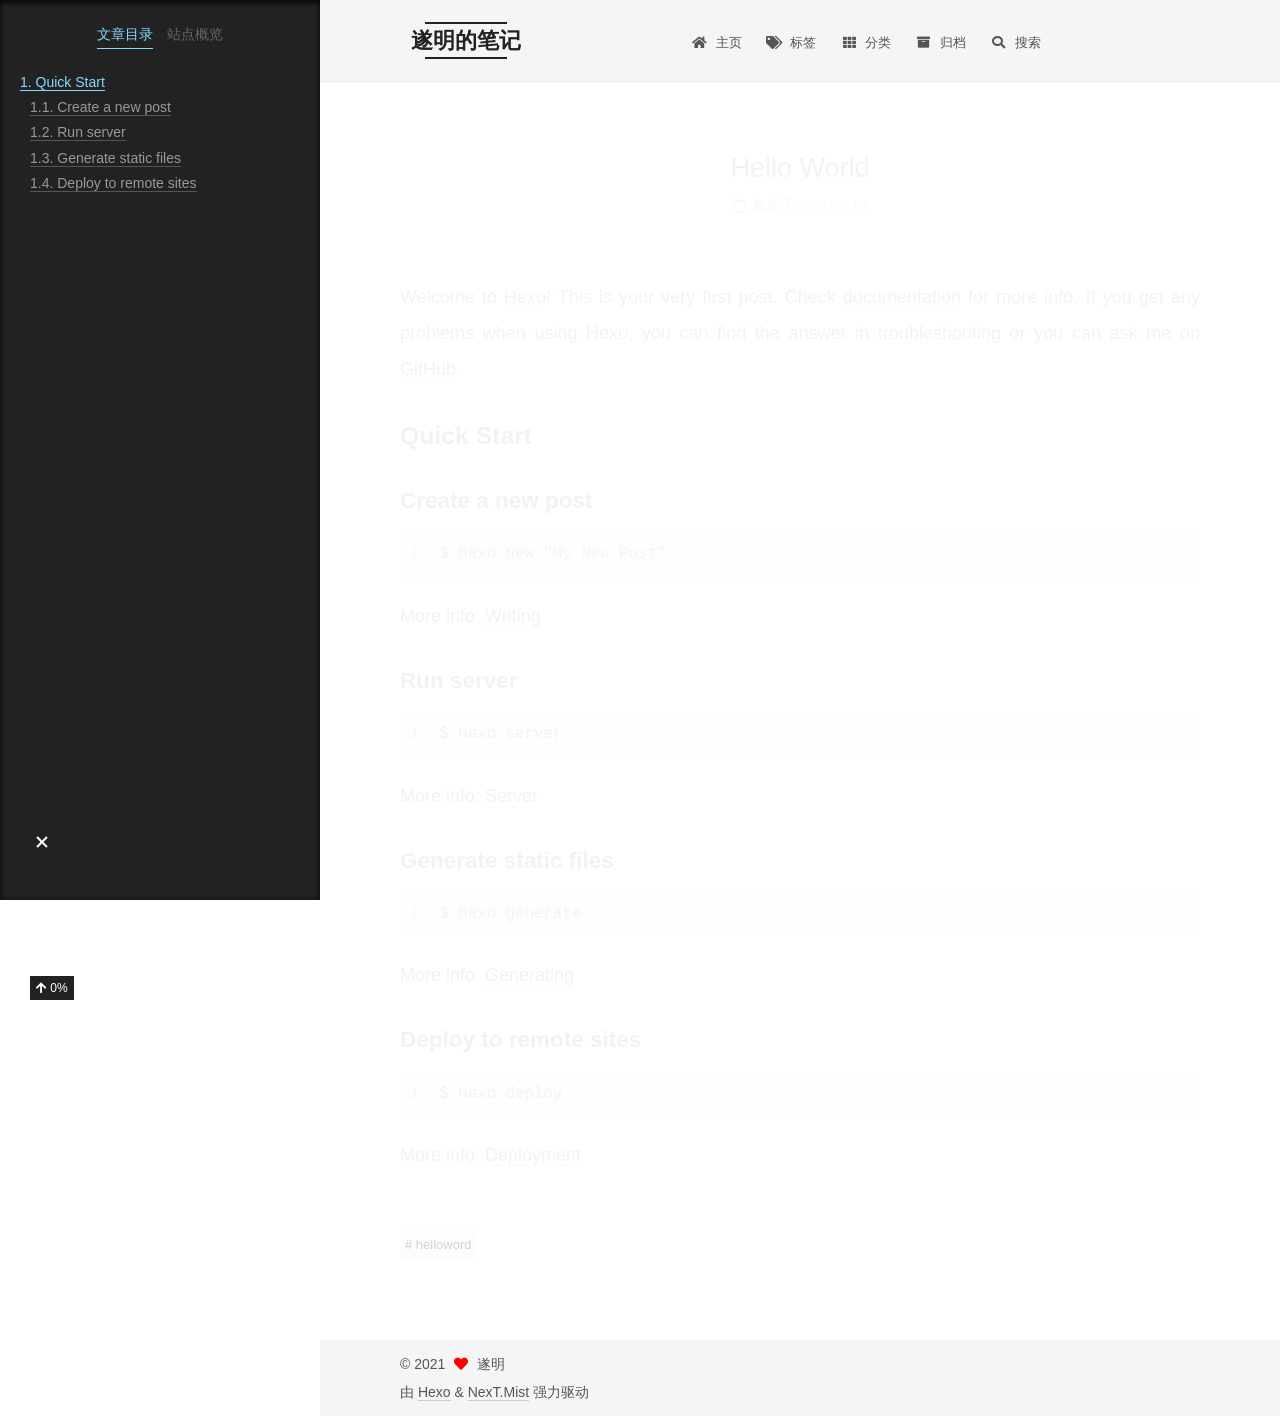
<file: 2021/05/15/6f0eca87f410/index.html>
<!DOCTYPE html>
<html lang="zh-CN">
<head>
  <meta charset="UTF-8">
<meta name="viewport" content="width=device-width, initial-scale=1, maximum-scale=2">
<meta name="theme-color" content="#222">
<meta name="generator" content="Hexo 5.4.0">
  <link rel="apple-touch-icon" sizes="180x180" href="/images/favicon.ico">
  <link rel="icon" type="image/png" sizes="32x32" href="/images/favicon.ico">
  <link rel="icon" type="image/png" sizes="16x16" href="/images/favicon.ico">
  <link rel="mask-icon" href="/images/favicon.ico" color="#222">

<link rel="stylesheet" href="/css/main.css">


<link rel="stylesheet" href="/lib/font-awesome/css/all.min.css">

<script id="hexo-configurations">
    var NexT = window.NexT || {};
    var CONFIG = {"hostname":"example.com","root":"/","scheme":"Mist","version":"7.8.0","exturl":false,"sidebar":{"position":"left","display":"post","padding":18,"offset":12,"onmobile":false},"copycode":{"enable":true,"show_result":true,"style":null},"back2top":{"enable":true,"sidebar":false,"scrollpercent":true},"bookmark":{"enable":false,"color":"#222","save":"auto"},"fancybox":false,"mediumzoom":false,"lazyload":false,"pangu":false,"comments":{"style":"tabs","active":null,"storage":true,"lazyload":false,"nav":null},"algolia":{"hits":{"per_page":10},"labels":{"input_placeholder":"Search for Posts","hits_empty":"We didn't find any results for the search: ${query}","hits_stats":"${hits} results found in ${time} ms"}},"localsearch":{"enable":true,"trigger":"auto","top_n_per_article":1,"unescape":false,"preload":false},"motion":{"enable":true,"async":false,"transition":{"post_block":"fadeIn","post_header":"slideDownIn","post_body":"slideDownIn","coll_header":"slideLeftIn","sidebar":"slideUpIn"}},"path":"search.xml"};
  </script>

  <meta name="description" content="Welcome to Hexo! This is your very first post. Check documentation for more info. If you get any problems when using Hexo, you can find the answer in troubleshooting or you can ask me on GitHub. Quick">
<meta property="og:type" content="article">
<meta property="og:title" content="Hello World">
<meta property="og:url" content="http://example.com/2021/05/15/6f0eca87f410/index.html">
<meta property="og:site_name" content="遂明的笔记">
<meta property="og:description" content="Welcome to Hexo! This is your very first post. Check documentation for more info. If you get any problems when using Hexo, you can find the answer in troubleshooting or you can ask me on GitHub. Quick">
<meta property="og:locale" content="zh_CN">
<meta property="article:published_time" content="2021-05-15T13:25:19.167Z">
<meta property="article:modified_time" content="2021-05-15T13:50:34.171Z">
<meta property="article:author" content="遂明">
<meta property="article:tag" content="helloword">
<meta name="twitter:card" content="summary">

<link rel="canonical" href="http://example.com/2021/05/15/6f0eca87f410/">


<script id="page-configurations">
  // https://hexo.io/docs/variables.html
  CONFIG.page = {
    sidebar: "",
    isHome : false,
    isPost : true,
    lang   : 'zh-CN'
  };
</script>

  <title>Hello World | 遂明的笔记</title>
  






  <noscript>
  <style>
  .use-motion .brand,
  .use-motion .menu-item,
  .sidebar-inner,
  .use-motion .post-block,
  .use-motion .pagination,
  .use-motion .comments,
  .use-motion .post-header,
  .use-motion .post-body,
  .use-motion .collection-header { opacity: initial; }

  .use-motion .site-title,
  .use-motion .site-subtitle {
    opacity: initial;
    top: initial;
  }

  .use-motion .logo-line-before i { left: initial; }
  .use-motion .logo-line-after i { right: initial; }
  </style>
</noscript>

</head>

<body itemscope itemtype="http://schema.org/WebPage">
  <div class="container use-motion">
    <div class="headband"></div>

    <header class="header" itemscope itemtype="http://schema.org/WPHeader">
      <div class="header-inner"><div class="site-brand-container">
  <div class="site-nav-toggle">
    <div class="toggle" aria-label="切换导航栏">
      <span class="toggle-line toggle-line-first"></span>
      <span class="toggle-line toggle-line-middle"></span>
      <span class="toggle-line toggle-line-last"></span>
    </div>
  </div>

  <div class="site-meta">

    <a href="/" class="brand" rel="start">
      <span class="logo-line-before"><i></i></span>
      <h1 class="site-title">遂明的笔记</h1>
      <span class="logo-line-after"><i></i></span>
    </a>
      <p class="site-subtitle" itemprop="description">胜人者力，自胜者强</p>
  </div>

  <div class="site-nav-right">
    <div class="toggle popup-trigger">
        <i class="fa fa-search fa-fw fa-lg"></i>
    </div>
  </div>
</div>




<nav class="site-nav">
  <ul id="menu" class="main-menu menu">
        <li class="menu-item menu-item-主页">

    <a href="/" rel="section"><i class="fa fa-home fa-fw"></i>主页</a>

  </li>
        <li class="menu-item menu-item-标签">

    <a href="/tags/" rel="section"><i class="fa fa-tags fa-fw"></i>标签</a>

  </li>
        <li class="menu-item menu-item-分类">

    <a href="/categories/" rel="section"><i class="fa fa-th fa-fw"></i>分类</a>

  </li>
        <li class="menu-item menu-item-归档">

    <a href="/archives/" rel="section"><i class="fa fa-archive fa-fw"></i>归档</a>

  </li>
      <li class="menu-item menu-item-search">
        <a role="button" class="popup-trigger"><i class="fa fa-search fa-fw"></i>搜索
        </a>
      </li>
  </ul>
</nav>



  <div class="search-pop-overlay">
    <div class="popup search-popup">
        <div class="search-header">
  <span class="search-icon">
    <i class="fa fa-search"></i>
  </span>
  <div class="search-input-container">
    <input autocomplete="off" autocapitalize="off"
           placeholder="搜索..." spellcheck="false"
           type="search" class="search-input">
  </div>
  <span class="popup-btn-close">
    <i class="fa fa-times-circle"></i>
  </span>
</div>
<div id="search-result">
  <div id="no-result">
    <i class="fa fa-spinner fa-pulse fa-5x fa-fw"></i>
  </div>
</div>

    </div>
  </div>

</div>
    </header>

    
  <div class="back-to-top">
    <i class="fa fa-arrow-up"></i>
    <span>0%</span>
  </div>
  <div class="reading-progress-bar"></div>


    <main class="main">
      <div class="main-inner">
        <div class="content-wrap">
          

          <div class="content post posts-expand">
            

    
  
  
  <article itemscope itemtype="http://schema.org/Article" class="post-block" lang="zh-CN">
    <link itemprop="mainEntityOfPage" href="http://example.com/2021/05/15/6f0eca87f410/">

    <span hidden itemprop="author" itemscope itemtype="http://schema.org/Person">
      <meta itemprop="image" content="/images/avatar.gif">
      <meta itemprop="name" content="遂明">
      <meta itemprop="description" content="">
    </span>

    <span hidden itemprop="publisher" itemscope itemtype="http://schema.org/Organization">
      <meta itemprop="name" content="遂明的笔记">
    </span>
      <header class="post-header">
        <h1 class="post-title" itemprop="name headline">
          Hello World
        </h1>

        <div class="post-meta">
            <span class="post-meta-item">
              <span class="post-meta-item-icon">
                <i class="far fa-calendar"></i>
              </span>
              <span class="post-meta-item-text">发表于</span>
              

              <time title="创建时间：2021-05-15 21:25:19 / 修改时间：21:50:34" itemprop="dateCreated datePublished" datetime="2021-05-15T21:25:19+08:00">2021-05-15</time>
            </span>

          

        </div>
      </header>

    
    
    
    <div class="post-body" itemprop="articleBody">

      
        <p>Welcome to <a target="_blank" rel="noopener" href="https://hexo.io/">Hexo</a>! This is your very first post. Check <a target="_blank" rel="noopener" href="https://hexo.io/docs/">documentation</a> for more info. If you get any problems when using Hexo, you can find the answer in <a target="_blank" rel="noopener" href="https://hexo.io/docs/troubleshooting.html">troubleshooting</a> or you can ask me on <a target="_blank" rel="noopener" href="https://github.com/hexojs/hexo/issues">GitHub</a>.</p>
<h2 id="Quick-Start"><a href="#Quick-Start" class="headerlink" title="Quick Start"></a>Quick Start</h2><h3 id="Create-a-new-post"><a href="#Create-a-new-post" class="headerlink" title="Create a new post"></a>Create a new post</h3><figure class="highlight bash"><table><tr><td class="gutter"><pre><span class="line">1</span><br></pre></td><td class="code"><pre><span class="line">$ hexo new <span class="string">&quot;My New Post&quot;</span></span><br></pre></td></tr></table></figure>

<p>More info: <a target="_blank" rel="noopener" href="https://hexo.io/docs/writing.html">Writing</a></p>
<h3 id="Run-server"><a href="#Run-server" class="headerlink" title="Run server"></a>Run server</h3><figure class="highlight bash"><table><tr><td class="gutter"><pre><span class="line">1</span><br></pre></td><td class="code"><pre><span class="line">$ hexo server</span><br></pre></td></tr></table></figure>

<p>More info: <a target="_blank" rel="noopener" href="https://hexo.io/docs/server.html">Server</a></p>
<h3 id="Generate-static-files"><a href="#Generate-static-files" class="headerlink" title="Generate static files"></a>Generate static files</h3><figure class="highlight bash"><table><tr><td class="gutter"><pre><span class="line">1</span><br></pre></td><td class="code"><pre><span class="line">$ hexo generate</span><br></pre></td></tr></table></figure>

<p>More info: <a target="_blank" rel="noopener" href="https://hexo.io/docs/generating.html">Generating</a></p>
<h3 id="Deploy-to-remote-sites"><a href="#Deploy-to-remote-sites" class="headerlink" title="Deploy to remote sites"></a>Deploy to remote sites</h3><figure class="highlight bash"><table><tr><td class="gutter"><pre><span class="line">1</span><br></pre></td><td class="code"><pre><span class="line">$ hexo deploy</span><br></pre></td></tr></table></figure>

<p>More info: <a target="_blank" rel="noopener" href="https://hexo.io/docs/one-command-deployment.html">Deployment</a></p>

    </div>

    
    
    

      <footer class="post-footer">
          <div class="post-tags">
              <a href="/tags/helloword/" rel="tag"># helloword</a>
          </div>

        


        
      </footer>
    
  </article>
  
  
  



          </div>
          

<script>
  window.addEventListener('tabs:register', () => {
    let { activeClass } = CONFIG.comments;
    if (CONFIG.comments.storage) {
      activeClass = localStorage.getItem('comments_active') || activeClass;
    }
    if (activeClass) {
      let activeTab = document.querySelector(`a[href="#comment-${activeClass}"]`);
      if (activeTab) {
        activeTab.click();
      }
    }
  });
  if (CONFIG.comments.storage) {
    window.addEventListener('tabs:click', event => {
      if (!event.target.matches('.tabs-comment .tab-content .tab-pane')) return;
      let commentClass = event.target.classList[1];
      localStorage.setItem('comments_active', commentClass);
    });
  }
</script>

        </div>
          
  
  <div class="toggle sidebar-toggle">
    <span class="toggle-line toggle-line-first"></span>
    <span class="toggle-line toggle-line-middle"></span>
    <span class="toggle-line toggle-line-last"></span>
  </div>

  <aside class="sidebar">
    <div class="sidebar-inner">

      <ul class="sidebar-nav motion-element">
        <li class="sidebar-nav-toc">
          文章目录
        </li>
        <li class="sidebar-nav-overview">
          站点概览
        </li>
      </ul>

      <!--noindex-->
      <div class="post-toc-wrap sidebar-panel">
          <div class="post-toc motion-element"><ol class="nav"><li class="nav-item nav-level-2"><a class="nav-link" href="#Quick-Start"><span class="nav-number">1.</span> <span class="nav-text">Quick Start</span></a><ol class="nav-child"><li class="nav-item nav-level-3"><a class="nav-link" href="#Create-a-new-post"><span class="nav-number">1.1.</span> <span class="nav-text">Create a new post</span></a></li><li class="nav-item nav-level-3"><a class="nav-link" href="#Run-server"><span class="nav-number">1.2.</span> <span class="nav-text">Run server</span></a></li><li class="nav-item nav-level-3"><a class="nav-link" href="#Generate-static-files"><span class="nav-number">1.3.</span> <span class="nav-text">Generate static files</span></a></li><li class="nav-item nav-level-3"><a class="nav-link" href="#Deploy-to-remote-sites"><span class="nav-number">1.4.</span> <span class="nav-text">Deploy to remote sites</span></a></li></ol></li></ol></div>
      </div>
      <!--/noindex-->

      <div class="site-overview-wrap sidebar-panel">
        <div class="site-author motion-element" itemprop="author" itemscope itemtype="http://schema.org/Person">
  <p class="site-author-name" itemprop="name">遂明</p>
  <div class="site-description" itemprop="description"></div>
</div>
<div class="site-state-wrap motion-element">
  <nav class="site-state">
      <div class="site-state-item site-state-posts">
          <a href="/archives">
          <span class="site-state-item-count">1</span>
          <span class="site-state-item-name">日志</span>
        </a>
      </div>
      <div class="site-state-item site-state-tags">
            <a href="/tags/">
        <span class="site-state-item-count">1</span>
        <span class="site-state-item-name">标签</span></a>
      </div>
  </nav>
</div>
  <div class="links-of-author motion-element">
      <span class="links-of-author-item">
        <a href="https://github.com/suiming" title="GitHub → https:&#x2F;&#x2F;github.com&#x2F;suiming" rel="noopener" target="_blank"><i class="fab fa-github fa-fw"></i>GitHub</a>
      </span>
      <span class="links-of-author-item">
        <a href="mailto:suiming.jx@gmail.com" title="E-Mail → mailto:suiming.jx@gmail.com" rel="noopener" target="_blank"><i class="fa fa-envelope fa-fw"></i>E-Mail</a>
      </span>
  </div>



      </div>

    </div>
  </aside>
  <div id="sidebar-dimmer"></div>


      </div>
    </main>

    <footer class="footer">
      <div class="footer-inner">
        

        

<div class="copyright">
  
  &copy; 
  <span itemprop="copyrightYear">2021</span>
  <span class="with-love">
    <i class="fa fa-heart"></i>
  </span>
  <span class="author" itemprop="copyrightHolder">遂明</span>
</div>
  <div class="powered-by">由 <a href="https://hexo.io/" class="theme-link" rel="noopener" target="_blank">Hexo</a> & <a href="https://mist.theme-next.org/" class="theme-link" rel="noopener" target="_blank">NexT.Mist</a> 强力驱动
  </div>

        








      </div>
    </footer>
  </div>

  
  <script src="/lib/anime.min.js"></script>
  <script src="/lib/velocity/velocity.min.js"></script>
  <script src="/lib/velocity/velocity.ui.min.js"></script>

<script src="/js/utils.js"></script>

<script src="/js/motion.js"></script>


<script src="/js/schemes/muse.js"></script>


<script src="/js/next-boot.js"></script>




  




  
<script src="/js/local-search.js"></script>













  

  

</body>
</html>
</file>
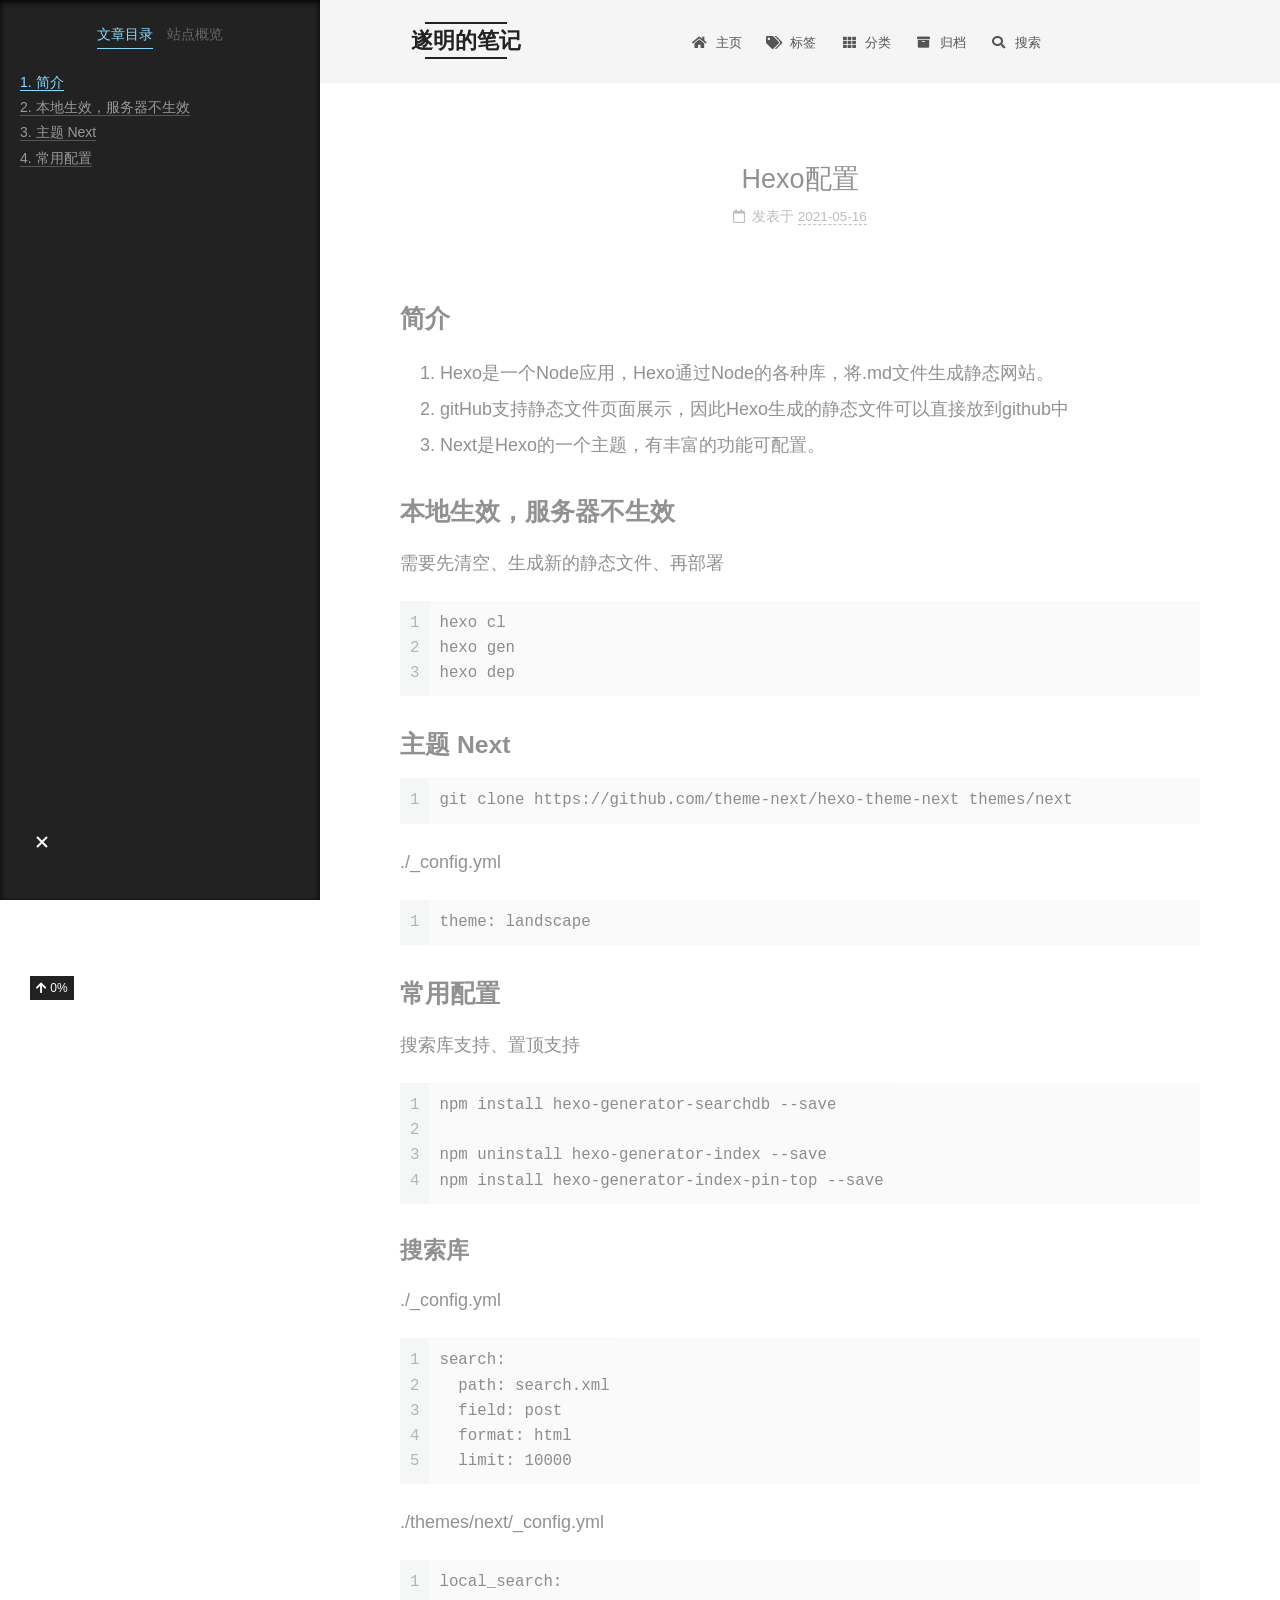
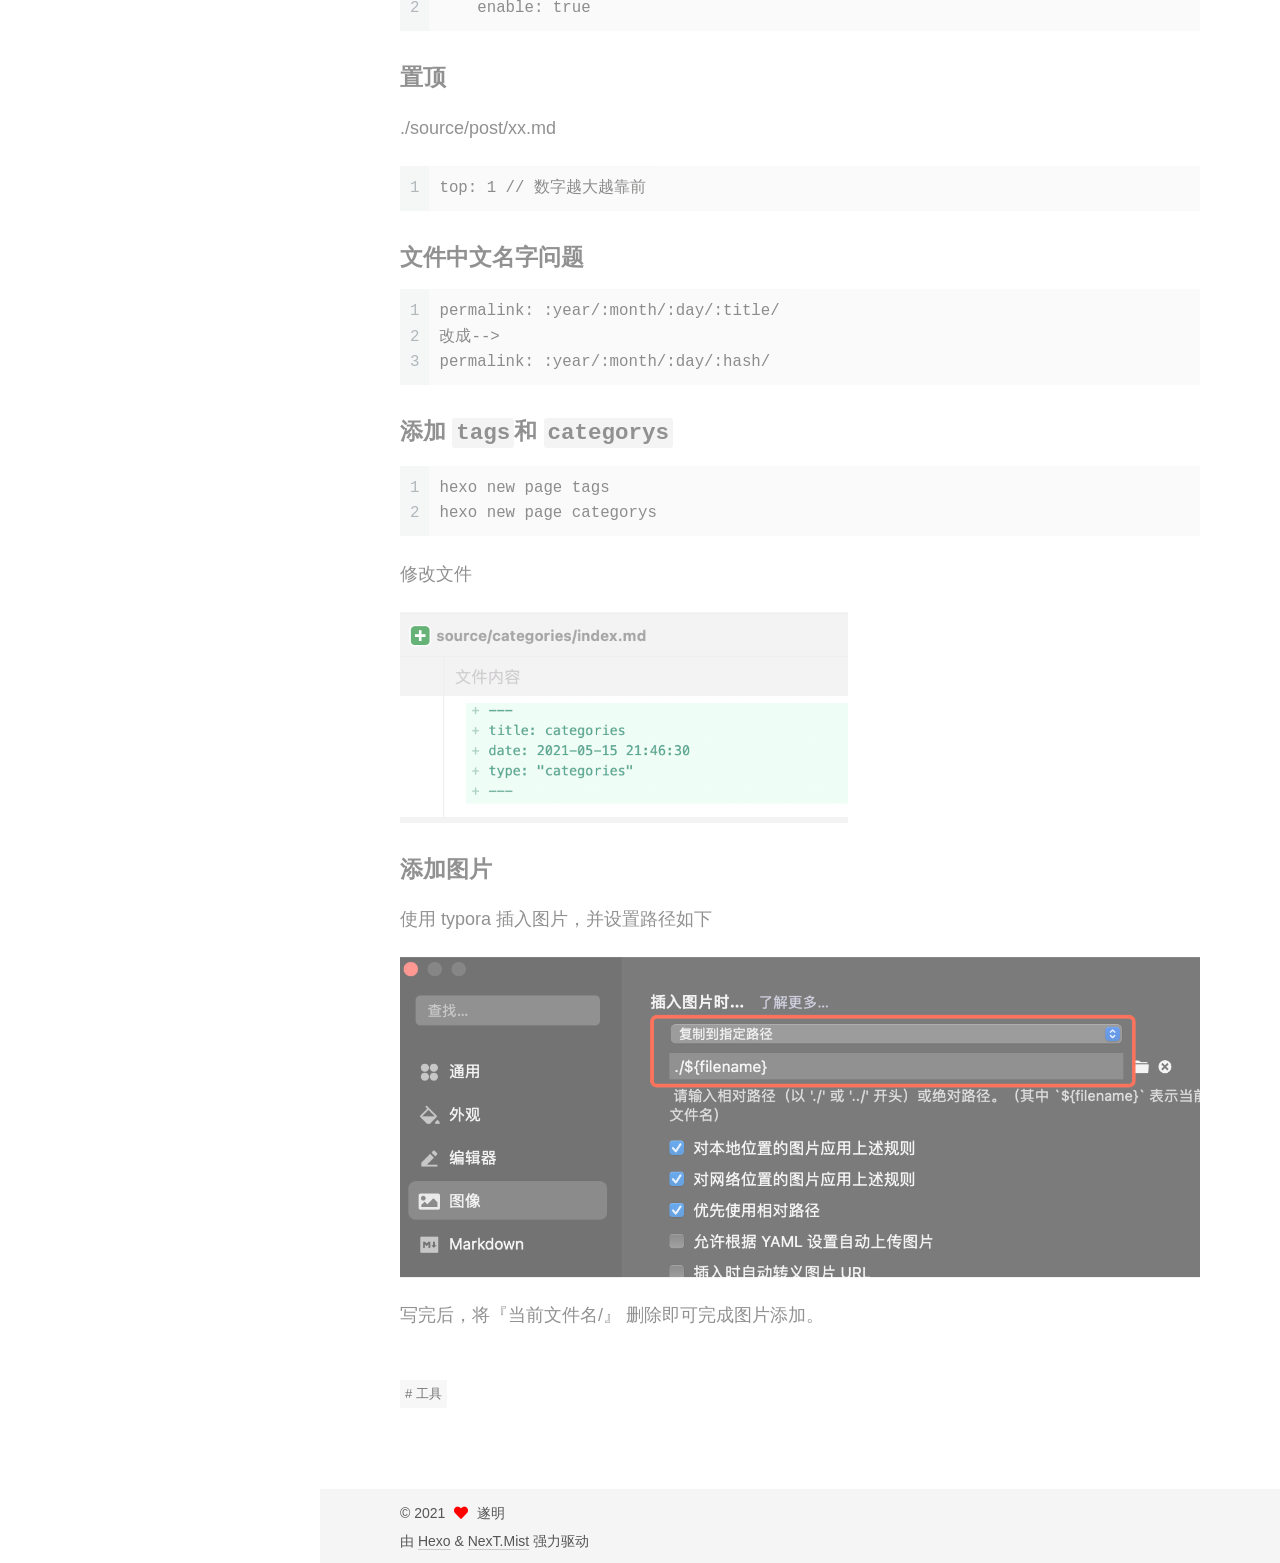
<file: 2021/05/16/124b790606a0/index.html>
<!DOCTYPE html>
<html lang="zh-CN">
<head>
  <meta charset="UTF-8">
<meta name="viewport" content="width=device-width, initial-scale=1, maximum-scale=2">
<meta name="theme-color" content="#222">
<meta name="generator" content="Hexo 5.4.0">
  <link rel="apple-touch-icon" sizes="180x180" href="/images/favicon.ico">
  <link rel="icon" type="image/png" sizes="32x32" href="/images/favicon.ico">
  <link rel="icon" type="image/png" sizes="16x16" href="/images/favicon.ico">
  <link rel="mask-icon" href="/images/favicon.ico" color="#222">

<link rel="stylesheet" href="/css/main.css">


<link rel="stylesheet" href="/lib/font-awesome/css/all.min.css">

<script id="hexo-configurations">
    var NexT = window.NexT || {};
    var CONFIG = {"hostname":"example.com","root":"/","scheme":"Mist","version":"7.8.0","exturl":false,"sidebar":{"position":"left","display":"post","padding":18,"offset":12,"onmobile":false},"copycode":{"enable":true,"show_result":true,"style":null},"back2top":{"enable":true,"sidebar":false,"scrollpercent":true},"bookmark":{"enable":false,"color":"#222","save":"auto"},"fancybox":false,"mediumzoom":false,"lazyload":false,"pangu":false,"comments":{"style":"tabs","active":null,"storage":true,"lazyload":false,"nav":null},"algolia":{"hits":{"per_page":10},"labels":{"input_placeholder":"Search for Posts","hits_empty":"We didn't find any results for the search: ${query}","hits_stats":"${hits} results found in ${time} ms"}},"localsearch":{"enable":true,"trigger":"auto","top_n_per_article":1,"unescape":false,"preload":false},"motion":{"enable":true,"async":false,"transition":{"post_block":"fadeIn","post_header":"slideDownIn","post_body":"slideDownIn","coll_header":"slideLeftIn","sidebar":"slideUpIn"}},"path":"search.xml"};
  </script>

  <meta name="description" content="简介 Hexo是一个Node应用，Hexo通过Node的各种库，将.md文件生成静态网站。 gitHub支持静态文件页面展示，因此Hexo生成的静态文件可以直接放到github中 Next是Hexo的一个主题，有丰富的功能可配置。  本地生效，服务器不生效需要先清空、生成新的静态文件、再部署 123hexo clhexo genhexo dep  主题 Next1git clone https:&#x2F;">
<meta property="og:type" content="article">
<meta property="og:title" content="Hexo配置">
<meta property="og:url" content="http://example.com/2021/05/16/124b790606a0/index.html">
<meta property="og:site_name" content="遂明的笔记">
<meta property="og:description" content="简介 Hexo是一个Node应用，Hexo通过Node的各种库，将.md文件生成静态网站。 gitHub支持静态文件页面展示，因此Hexo生成的静态文件可以直接放到github中 Next是Hexo的一个主题，有丰富的功能可配置。  本地生效，服务器不生效需要先清空、生成新的静态文件、再部署 123hexo clhexo genhexo dep  主题 Next1git clone https:&#x2F;">
<meta property="og:locale" content="zh_CN">
<meta property="og:image" content="http://example.com/2021/05/16/124b790606a0/image-20210515233922673.png">
<meta property="og:image" content="http://example.com/2021/05/16/124b790606a0/image-20210515234102349.png">
<meta property="article:published_time" content="2021-05-15T16:11:56.256Z">
<meta property="article:modified_time" content="2021-05-15T16:16:41.534Z">
<meta property="article:author" content="遂明">
<meta property="article:tag" content="工具">
<meta name="twitter:card" content="summary">
<meta name="twitter:image" content="http://example.com/2021/05/16/124b790606a0/image-20210515233922673.png">

<link rel="canonical" href="http://example.com/2021/05/16/124b790606a0/">


<script id="page-configurations">
  // https://hexo.io/docs/variables.html
  CONFIG.page = {
    sidebar: "",
    isHome : false,
    isPost : true,
    lang   : 'zh-CN'
  };
</script>

  <title>Hexo配置 | 遂明的笔记</title>
  






  <noscript>
  <style>
  .use-motion .brand,
  .use-motion .menu-item,
  .sidebar-inner,
  .use-motion .post-block,
  .use-motion .pagination,
  .use-motion .comments,
  .use-motion .post-header,
  .use-motion .post-body,
  .use-motion .collection-header { opacity: initial; }

  .use-motion .site-title,
  .use-motion .site-subtitle {
    opacity: initial;
    top: initial;
  }

  .use-motion .logo-line-before i { left: initial; }
  .use-motion .logo-line-after i { right: initial; }
  </style>
</noscript>

</head>

<body itemscope itemtype="http://schema.org/WebPage">
  <div class="container use-motion">
    <div class="headband"></div>

    <header class="header" itemscope itemtype="http://schema.org/WPHeader">
      <div class="header-inner"><div class="site-brand-container">
  <div class="site-nav-toggle">
    <div class="toggle" aria-label="切换导航栏">
      <span class="toggle-line toggle-line-first"></span>
      <span class="toggle-line toggle-line-middle"></span>
      <span class="toggle-line toggle-line-last"></span>
    </div>
  </div>

  <div class="site-meta">

    <a href="/" class="brand" rel="start">
      <span class="logo-line-before"><i></i></span>
      <h1 class="site-title">遂明的笔记</h1>
      <span class="logo-line-after"><i></i></span>
    </a>
      <p class="site-subtitle" itemprop="description">胜人者力，自胜者强</p>
  </div>

  <div class="site-nav-right">
    <div class="toggle popup-trigger">
        <i class="fa fa-search fa-fw fa-lg"></i>
    </div>
  </div>
</div>




<nav class="site-nav">
  <ul id="menu" class="main-menu menu">
        <li class="menu-item menu-item-主页">

    <a href="/" rel="section"><i class="fa fa-home fa-fw"></i>主页</a>

  </li>
        <li class="menu-item menu-item-标签">

    <a href="/tags/" rel="section"><i class="fa fa-tags fa-fw"></i>标签</a>

  </li>
        <li class="menu-item menu-item-分类">

    <a href="/categories/" rel="section"><i class="fa fa-th fa-fw"></i>分类</a>

  </li>
        <li class="menu-item menu-item-归档">

    <a href="/archives/" rel="section"><i class="fa fa-archive fa-fw"></i>归档</a>

  </li>
      <li class="menu-item menu-item-search">
        <a role="button" class="popup-trigger"><i class="fa fa-search fa-fw"></i>搜索
        </a>
      </li>
  </ul>
</nav>



  <div class="search-pop-overlay">
    <div class="popup search-popup">
        <div class="search-header">
  <span class="search-icon">
    <i class="fa fa-search"></i>
  </span>
  <div class="search-input-container">
    <input autocomplete="off" autocapitalize="off"
           placeholder="搜索..." spellcheck="false"
           type="search" class="search-input">
  </div>
  <span class="popup-btn-close">
    <i class="fa fa-times-circle"></i>
  </span>
</div>
<div id="search-result">
  <div id="no-result">
    <i class="fa fa-spinner fa-pulse fa-5x fa-fw"></i>
  </div>
</div>

    </div>
  </div>

</div>
    </header>

    
  <div class="back-to-top">
    <i class="fa fa-arrow-up"></i>
    <span>0%</span>
  </div>
  <div class="reading-progress-bar"></div>


    <main class="main">
      <div class="main-inner">
        <div class="content-wrap">
          

          <div class="content post posts-expand">
            

    
  
  
  <article itemscope itemtype="http://schema.org/Article" class="post-block" lang="zh-CN">
    <link itemprop="mainEntityOfPage" href="http://example.com/2021/05/16/124b790606a0/">

    <span hidden itemprop="author" itemscope itemtype="http://schema.org/Person">
      <meta itemprop="image" content="/images/avatar.gif">
      <meta itemprop="name" content="遂明">
      <meta itemprop="description" content="">
    </span>

    <span hidden itemprop="publisher" itemscope itemtype="http://schema.org/Organization">
      <meta itemprop="name" content="遂明的笔记">
    </span>
      <header class="post-header">
        <h1 class="post-title" itemprop="name headline">
          Hexo配置
        </h1>

        <div class="post-meta">
            <span class="post-meta-item">
              <span class="post-meta-item-icon">
                <i class="far fa-calendar"></i>
              </span>
              <span class="post-meta-item-text">发表于</span>
              

              <time title="创建时间：2021-05-16 00:11:56 / 修改时间：00:16:41" itemprop="dateCreated datePublished" datetime="2021-05-16T00:11:56+08:00">2021-05-16</time>
            </span>

          

        </div>
      </header>

    
    
    
    <div class="post-body" itemprop="articleBody">

      
        <h2 id="简介"><a href="#简介" class="headerlink" title="简介"></a>简介</h2><ol>
<li>Hexo是一个Node应用，Hexo通过Node的各种库，将.md文件生成静态网站。</li>
<li>gitHub支持静态文件页面展示，因此Hexo生成的静态文件可以直接放到github中</li>
<li>Next是Hexo的一个主题，有丰富的功能可配置。</li>
</ol>
<h2 id="本地生效，服务器不生效"><a href="#本地生效，服务器不生效" class="headerlink" title="本地生效，服务器不生效"></a>本地生效，服务器不生效</h2><p>需要先清空、生成新的静态文件、再部署</p>
<figure class="highlight plaintext"><table><tr><td class="gutter"><pre><span class="line">1</span><br><span class="line">2</span><br><span class="line">3</span><br></pre></td><td class="code"><pre><span class="line">hexo cl</span><br><span class="line">hexo gen</span><br><span class="line">hexo dep</span><br></pre></td></tr></table></figure>

<h2 id="主题-Next"><a href="#主题-Next" class="headerlink" title="主题 Next"></a>主题 Next</h2><figure class="highlight plaintext"><table><tr><td class="gutter"><pre><span class="line">1</span><br></pre></td><td class="code"><pre><span class="line">git clone https://github.com/theme-next/hexo-theme-next themes/next</span><br></pre></td></tr></table></figure>

<p>./_config.yml</p>
<figure class="highlight plaintext"><table><tr><td class="gutter"><pre><span class="line">1</span><br></pre></td><td class="code"><pre><span class="line">theme: landscape</span><br></pre></td></tr></table></figure>



<h2 id="常用配置"><a href="#常用配置" class="headerlink" title="常用配置"></a>常用配置</h2><p>搜索库支持、置顶支持</p>
<figure class="highlight plaintext"><table><tr><td class="gutter"><pre><span class="line">1</span><br><span class="line">2</span><br><span class="line">3</span><br><span class="line">4</span><br></pre></td><td class="code"><pre><span class="line">npm install hexo-generator-searchdb --save</span><br><span class="line"></span><br><span class="line">npm uninstall hexo-generator-index --save</span><br><span class="line">npm install hexo-generator-index-pin-top --save</span><br></pre></td></tr></table></figure>

<h3 id="搜索库"><a href="#搜索库" class="headerlink" title="搜索库"></a>搜索库</h3><p>./_config.yml</p>
<figure class="highlight plaintext"><table><tr><td class="gutter"><pre><span class="line">1</span><br><span class="line">2</span><br><span class="line">3</span><br><span class="line">4</span><br><span class="line">5</span><br></pre></td><td class="code"><pre><span class="line">search:</span><br><span class="line">  path: search.xml</span><br><span class="line">  field: post</span><br><span class="line">  format: html</span><br><span class="line">  limit: 10000</span><br></pre></td></tr></table></figure>

<p>./themes/next/_config.yml</p>
<figure class="highlight plaintext"><table><tr><td class="gutter"><pre><span class="line">1</span><br><span class="line">2</span><br></pre></td><td class="code"><pre><span class="line">local_search:</span><br><span class="line">    enable: true</span><br></pre></td></tr></table></figure>

<h3 id="置顶"><a href="#置顶" class="headerlink" title="置顶"></a>置顶</h3><p>./source/post/xx.md</p>
<figure class="highlight plaintext"><table><tr><td class="gutter"><pre><span class="line">1</span><br></pre></td><td class="code"><pre><span class="line">top: 1 // 数字越大越靠前</span><br></pre></td></tr></table></figure>

<h3 id="文件中文名字问题"><a href="#文件中文名字问题" class="headerlink" title="文件中文名字问题"></a>文件中文名字问题</h3><figure class="highlight plaintext"><table><tr><td class="gutter"><pre><span class="line">1</span><br><span class="line">2</span><br><span class="line">3</span><br></pre></td><td class="code"><pre><span class="line">permalink: :year/:month/:day/:title/ </span><br><span class="line">改成--&gt;</span><br><span class="line">permalink: :year/:month/:day/:hash/</span><br></pre></td></tr></table></figure>

<h3 id="添加-tags和-categorys"><a href="#添加-tags和-categorys" class="headerlink" title="添加 tags和 categorys"></a>添加 <code>tags</code>和 <code>categorys</code></h3><figure class="highlight plaintext"><table><tr><td class="gutter"><pre><span class="line">1</span><br><span class="line">2</span><br></pre></td><td class="code"><pre><span class="line">hexo new page tags</span><br><span class="line">hexo new page categorys</span><br></pre></td></tr></table></figure>

<p>修改文件</p>
<img src="image-20210515233922673.png" alt="image-20210515233922673" style="zoom:67%;" />

<h3 id="添加图片"><a href="#添加图片" class="headerlink" title="添加图片"></a>添加图片</h3><p>使用 typora 插入图片，并设置路径如下</p>
<p><img src="image-20210515234102349.png" alt="image-20210515234102349"></p>
<p>写完后，将『当前文件名/』 删除即可完成图片添加。 </p>

    </div>

    
    
    

      <footer class="post-footer">
          <div class="post-tags">
              <a href="/tags/%E5%B7%A5%E5%85%B7/" rel="tag"># 工具</a>
          </div>

        


        
      </footer>
    
  </article>
  
  
  



          </div>
          

<script>
  window.addEventListener('tabs:register', () => {
    let { activeClass } = CONFIG.comments;
    if (CONFIG.comments.storage) {
      activeClass = localStorage.getItem('comments_active') || activeClass;
    }
    if (activeClass) {
      let activeTab = document.querySelector(`a[href="#comment-${activeClass}"]`);
      if (activeTab) {
        activeTab.click();
      }
    }
  });
  if (CONFIG.comments.storage) {
    window.addEventListener('tabs:click', event => {
      if (!event.target.matches('.tabs-comment .tab-content .tab-pane')) return;
      let commentClass = event.target.classList[1];
      localStorage.setItem('comments_active', commentClass);
    });
  }
</script>

        </div>
          
  
  <div class="toggle sidebar-toggle">
    <span class="toggle-line toggle-line-first"></span>
    <span class="toggle-line toggle-line-middle"></span>
    <span class="toggle-line toggle-line-last"></span>
  </div>

  <aside class="sidebar">
    <div class="sidebar-inner">

      <ul class="sidebar-nav motion-element">
        <li class="sidebar-nav-toc">
          文章目录
        </li>
        <li class="sidebar-nav-overview">
          站点概览
        </li>
      </ul>

      <!--noindex-->
      <div class="post-toc-wrap sidebar-panel">
          <div class="post-toc motion-element"><ol class="nav"><li class="nav-item nav-level-2"><a class="nav-link" href="#%E7%AE%80%E4%BB%8B"><span class="nav-number">1.</span> <span class="nav-text">简介</span></a></li><li class="nav-item nav-level-2"><a class="nav-link" href="#%E6%9C%AC%E5%9C%B0%E7%94%9F%E6%95%88%EF%BC%8C%E6%9C%8D%E5%8A%A1%E5%99%A8%E4%B8%8D%E7%94%9F%E6%95%88"><span class="nav-number">2.</span> <span class="nav-text">本地生效，服务器不生效</span></a></li><li class="nav-item nav-level-2"><a class="nav-link" href="#%E4%B8%BB%E9%A2%98-Next"><span class="nav-number">3.</span> <span class="nav-text">主题 Next</span></a></li><li class="nav-item nav-level-2"><a class="nav-link" href="#%E5%B8%B8%E7%94%A8%E9%85%8D%E7%BD%AE"><span class="nav-number">4.</span> <span class="nav-text">常用配置</span></a><ol class="nav-child"><li class="nav-item nav-level-3"><a class="nav-link" href="#%E6%90%9C%E7%B4%A2%E5%BA%93"><span class="nav-number">4.1.</span> <span class="nav-text">搜索库</span></a></li><li class="nav-item nav-level-3"><a class="nav-link" href="#%E7%BD%AE%E9%A1%B6"><span class="nav-number">4.2.</span> <span class="nav-text">置顶</span></a></li><li class="nav-item nav-level-3"><a class="nav-link" href="#%E6%96%87%E4%BB%B6%E4%B8%AD%E6%96%87%E5%90%8D%E5%AD%97%E9%97%AE%E9%A2%98"><span class="nav-number">4.3.</span> <span class="nav-text">文件中文名字问题</span></a></li><li class="nav-item nav-level-3"><a class="nav-link" href="#%E6%B7%BB%E5%8A%A0-tags%E5%92%8C-categorys"><span class="nav-number">4.4.</span> <span class="nav-text">添加 tags和 categorys</span></a></li><li class="nav-item nav-level-3"><a class="nav-link" href="#%E6%B7%BB%E5%8A%A0%E5%9B%BE%E7%89%87"><span class="nav-number">4.5.</span> <span class="nav-text">添加图片</span></a></li></ol></li></ol></div>
      </div>
      <!--/noindex-->

      <div class="site-overview-wrap sidebar-panel">
        <div class="site-author motion-element" itemprop="author" itemscope itemtype="http://schema.org/Person">
  <p class="site-author-name" itemprop="name">遂明</p>
  <div class="site-description" itemprop="description"></div>
</div>
<div class="site-state-wrap motion-element">
  <nav class="site-state">
      <div class="site-state-item site-state-posts">
          <a href="/archives">
          <span class="site-state-item-count">1</span>
          <span class="site-state-item-name">日志</span>
        </a>
      </div>
      <div class="site-state-item site-state-tags">
            <a href="/tags/">
        <span class="site-state-item-count">1</span>
        <span class="site-state-item-name">标签</span></a>
      </div>
  </nav>
</div>
  <div class="links-of-author motion-element">
      <span class="links-of-author-item">
        <a href="https://github.com/suiming" title="GitHub → https:&#x2F;&#x2F;github.com&#x2F;suiming" rel="noopener" target="_blank"><i class="fab fa-github fa-fw"></i>GitHub</a>
      </span>
      <span class="links-of-author-item">
        <a href="mailto:suiming.jx@gmail.com" title="E-Mail → mailto:suiming.jx@gmail.com" rel="noopener" target="_blank"><i class="fa fa-envelope fa-fw"></i>E-Mail</a>
      </span>
  </div>



      </div>

    </div>
  </aside>
  <div id="sidebar-dimmer"></div>


      </div>
    </main>

    <footer class="footer">
      <div class="footer-inner">
        

        

<div class="copyright">
  
  &copy; 
  <span itemprop="copyrightYear">2021</span>
  <span class="with-love">
    <i class="fa fa-heart"></i>
  </span>
  <span class="author" itemprop="copyrightHolder">遂明</span>
</div>
  <div class="powered-by">由 <a href="https://hexo.io/" class="theme-link" rel="noopener" target="_blank">Hexo</a> & <a href="https://mist.theme-next.org/" class="theme-link" rel="noopener" target="_blank">NexT.Mist</a> 强力驱动
  </div>

        








      </div>
    </footer>
  </div>

  
  <script src="/lib/anime.min.js"></script>
  <script src="/lib/velocity/velocity.min.js"></script>
  <script src="/lib/velocity/velocity.ui.min.js"></script>

<script src="/js/utils.js"></script>

<script src="/js/motion.js"></script>


<script src="/js/schemes/muse.js"></script>


<script src="/js/next-boot.js"></script>




  




  
<script src="/js/local-search.js"></script>













  

  

</body>
</html>
</file>
<file: css/main.css>
:root {
  --body-bg-color: #fff;
  --content-bg-color: #f5f5f5;
  --card-bg-color: #f5f5f5;
  --text-color: #555;
  --blockquote-color: #666;
  --link-color: #555;
  --link-hover-color: #222;
  --brand-color: #222;
  --brand-hover-color: #222;
  --table-row-odd-bg-color: #f9f9f9;
  --table-row-hover-bg-color: #f5f5f5;
  --menu-item-bg-color: #ddd;
  --btn-default-bg: transparent;
  --btn-default-color: var(--link-color);
  --btn-default-border-color: var(--link-color);
  --btn-default-hover-bg: transparent;
  --btn-default-hover-color: var(--link-hover-color);
  --btn-default-hover-border-color: var(--link-hover-color);
}
html {
  line-height: 1.15; /* 1 */
  -webkit-text-size-adjust: 100%; /* 2 */
}
body {
  margin: 0;
}
main {
  display: block;
}
h1 {
  font-size: 2em;
  margin: 0.67em 0;
}
hr {
  box-sizing: content-box; /* 1 */
  height: 0; /* 1 */
  overflow: visible; /* 2 */
}
pre {
  font-family: monospace, monospace; /* 1 */
  font-size: 1em; /* 2 */
}
a {
  background: transparent;
}
abbr[title] {
  border-bottom: none; /* 1 */
  text-decoration: underline; /* 2 */
  text-decoration: underline dotted; /* 2 */
}
b,
strong {
  font-weight: bolder;
}
code,
kbd,
samp {
  font-family: monospace, monospace; /* 1 */
  font-size: 1em; /* 2 */
}
small {
  font-size: 80%;
}
sub,
sup {
  font-size: 75%;
  line-height: 0;
  position: relative;
  vertical-align: baseline;
}
sub {
  bottom: -0.25em;
}
sup {
  top: -0.5em;
}
img {
  border-style: none;
}
button,
input,
optgroup,
select,
textarea {
  font-family: inherit; /* 1 */
  font-size: 100%; /* 1 */
  line-height: 1.15; /* 1 */
  margin: 0; /* 2 */
}
button,
input {
/* 1 */
  overflow: visible;
}
button,
select {
/* 1 */
  text-transform: none;
}
button,
[type='button'],
[type='reset'],
[type='submit'] {
  -webkit-appearance: button;
}
button::-moz-focus-inner,
[type='button']::-moz-focus-inner,
[type='reset']::-moz-focus-inner,
[type='submit']::-moz-focus-inner {
  border-style: none;
  padding: 0;
}
button:-moz-focusring,
[type='button']:-moz-focusring,
[type='reset']:-moz-focusring,
[type='submit']:-moz-focusring {
  outline: 1px dotted ButtonText;
}
fieldset {
  padding: 0.35em 0.75em 0.625em;
}
legend {
  box-sizing: border-box; /* 1 */
  color: inherit; /* 2 */
  display: table; /* 1 */
  max-width: 100%; /* 1 */
  padding: 0; /* 3 */
  white-space: normal; /* 1 */
}
progress {
  vertical-align: baseline;
}
textarea {
  overflow: auto;
}
[type='checkbox'],
[type='radio'] {
  box-sizing: border-box; /* 1 */
  padding: 0; /* 2 */
}
[type='number']::-webkit-inner-spin-button,
[type='number']::-webkit-outer-spin-button {
  height: auto;
}
[type='search'] {
  outline-offset: -2px; /* 2 */
  -webkit-appearance: textfield; /* 1 */
}
[type='search']::-webkit-search-decoration {
  -webkit-appearance: none;
}
::-webkit-file-upload-button {
  font: inherit; /* 2 */
  -webkit-appearance: button; /* 1 */
}
details {
  display: block;
}
summary {
  display: list-item;
}
template {
  display: none;
}
[hidden] {
  display: none;
}
::selection {
  background: #262a30;
  color: #eee;
}
html,
body {
  height: 100%;
}
body {
  background: var(--body-bg-color);
  color: var(--text-color);
  font-family: 'Lato', "PingFang SC", "Microsoft YaHei", sans-serif;
  font-size: 1em;
  line-height: 2;
}
@media (max-width: 991px) {
  body {
    padding-left: 0 !important;
    padding-right: 0 !important;
  }
}
h1,
h2,
h3,
h4,
h5,
h6 {
  font-family: 'Lato', "PingFang SC", "Microsoft YaHei", sans-serif;
  font-weight: bold;
  line-height: 1.5;
  margin: 20px 0 15px;
}
h1 {
  font-size: 1.5em;
}
h2 {
  font-size: 1.375em;
}
h3 {
  font-size: 1.25em;
}
h4 {
  font-size: 1.125em;
}
h5 {
  font-size: 1em;
}
h6 {
  font-size: 0.875em;
}
p {
  margin: 0 0 20px 0;
}
a,
span.exturl {
  border-bottom: 1px solid #ccc;
  color: var(--link-color);
  outline: 0;
  text-decoration: none;
  overflow-wrap: break-word;
  word-wrap: break-word;
  cursor: pointer;
}
a:hover,
span.exturl:hover {
  border-bottom-color: var(--link-hover-color);
  color: var(--link-hover-color);
}
iframe,
img,
video {
  display: block;
  margin-left: auto;
  margin-right: auto;
  max-width: 100%;
}
hr {
  background-image: repeating-linear-gradient(-45deg, #ddd, #ddd 4px, transparent 4px, transparent 8px);
  border: 0;
  height: 3px;
  margin: 40px 0;
}
blockquote {
  border-left: 4px solid #ddd;
  color: var(--blockquote-color);
  margin: 0;
  padding: 0 15px;
}
blockquote cite::before {
  content: '-';
  padding: 0 5px;
}
dt {
  font-weight: bold;
}
dd {
  margin: 0;
  padding: 0;
}
kbd {
  background-color: #f5f5f5;
  background-image: linear-gradient(#eee, #fff, #eee);
  border: 1px solid #ccc;
  border-radius: 0.2em;
  box-shadow: 0.1em 0.1em 0.2em rgba(0,0,0,0.1);
  color: #555;
  font-family: inherit;
  padding: 0.1em 0.3em;
  white-space: nowrap;
}
.table-container {
  overflow: auto;
}
table {
  border-collapse: collapse;
  border-spacing: 0;
  font-size: 0.875em;
  margin: 0 0 20px 0;
  width: 100%;
}
tbody tr:nth-of-type(odd) {
  background: var(--table-row-odd-bg-color);
}
tbody tr:hover {
  background: var(--table-row-hover-bg-color);
}
caption,
th,
td {
  font-weight: normal;
  padding: 8px;
  vertical-align: middle;
}
th,
td {
  border: 1px solid #ddd;
  border-bottom: 3px solid #ddd;
}
th {
  font-weight: 700;
  padding-bottom: 10px;
}
td {
  border-bottom-width: 1px;
}
.btn {
  background: var(--btn-default-bg);
  border: 2px solid var(--btn-default-border-color);
  border-radius: 0;
  color: var(--btn-default-color);
  display: inline-block;
  font-size: 0.875em;
  line-height: 2;
  padding: 0 20px;
  text-decoration: none;
  transition-property: background-color;
  transition-delay: 0s;
  transition-duration: 0.2s;
  transition-timing-function: ease-in-out;
}
.btn:hover {
  background: var(--btn-default-hover-bg);
  border-color: var(--btn-default-hover-border-color);
  color: var(--btn-default-hover-color);
}
.btn + .btn {
  margin: 0 0 8px 8px;
}
.btn .fa-fw {
  text-align: left;
  width: 1.285714285714286em;
}
.toggle {
  line-height: 0;
}
.toggle .toggle-line {
  background: #fff;
  display: inline-block;
  height: 2px;
  left: 0;
  position: relative;
  top: 0;
  transition: all 0.4s;
  vertical-align: top;
  width: 100%;
}
.toggle .toggle-line:not(:first-child) {
  margin-top: 3px;
}
.toggle.toggle-arrow .toggle-line-first {
  left: 50%;
  top: 2px;
  transform: rotate(45deg);
  width: 50%;
}
.toggle.toggle-arrow .toggle-line-middle {
  left: 2px;
  width: 90%;
}
.toggle.toggle-arrow .toggle-line-last {
  left: 50%;
  top: -2px;
  transform: rotate(-45deg);
  width: 50%;
}
.toggle.toggle-close .toggle-line-first {
  transform: rotate(-45deg);
  top: 5px;
}
.toggle.toggle-close .toggle-line-middle {
  opacity: 0;
}
.toggle.toggle-close .toggle-line-last {
  transform: rotate(45deg);
  top: -5px;
}
.highlight-container {
  position: relative;
}
.highlight-container:hover .copy-btn,
.highlight-container .copy-btn:focus {
  opacity: 1;
}
.copy-btn {
  color: #333;
  cursor: pointer;
  line-height: 1.6;
  opacity: 0;
  padding: 2px 6px;
  position: absolute;
  transition-delay: 0s;
  transition-duration: 0.2s;
  transition-timing-function: ease-in-out;
  background-color: #eee;
  background-image: linear-gradient(#fcfcfc, #eee);
  border: 1px solid #d5d5d5;
  border-radius: 3px;
  font-size: 0.8125em;
  right: 4px;
  top: 8px;
}
.highlight,
pre {
  background: #f7f7f7;
  color: #4d4d4c;
  line-height: 1.6;
  margin: 0 auto 20px;
}
pre,
code {
  font-family: consolas, Menlo, monospace, "PingFang SC", "Microsoft YaHei";
}
code {
  background: #eee;
  border-radius: 3px;
  color: #555;
  padding: 2px 4px;
  overflow-wrap: break-word;
  word-wrap: break-word;
}
.highlight *::selection {
  background: #d6d6d6;
}
.highlight pre {
  border: 0;
  margin: 0;
  padding: 10px 0;
}
.highlight table {
  border: 0;
  margin: 0;
  width: auto;
}
.highlight td {
  border: 0;
  padding: 0;
}
.highlight figcaption {
  background: #eff2f3;
  color: #4d4d4c;
  display: flex;
  font-size: 0.875em;
  justify-content: space-between;
  line-height: 1.2;
  padding: 0.5em;
}
.highlight figcaption a {
  color: #4d4d4c;
}
.highlight figcaption a:hover {
  border-bottom-color: #4d4d4c;
}
.highlight .gutter {
  -moz-user-select: none;
  -ms-user-select: none;
  -webkit-user-select: none;
  user-select: none;
}
.highlight .gutter pre {
  background: #eff2f3;
  color: #869194;
  padding-left: 10px;
  padding-right: 10px;
  text-align: right;
}
.highlight .code pre {
  background: #f7f7f7;
  padding-left: 10px;
  width: 100%;
}
.gist table {
  width: auto;
}
.gist table td {
  border: 0;
}
pre {
  overflow: auto;
  padding: 10px;
}
pre code {
  background: none;
  color: #4d4d4c;
  font-size: 0.875em;
  padding: 0;
  text-shadow: none;
}
pre .deletion {
  background: #fdd;
}
pre .addition {
  background: #dfd;
}
pre .meta {
  color: #eab700;
  -moz-user-select: none;
  -ms-user-select: none;
  -webkit-user-select: none;
  user-select: none;
}
pre .comment {
  color: #8e908c;
}
pre .variable,
pre .attribute,
pre .tag,
pre .name,
pre .regexp,
pre .ruby .constant,
pre .xml .tag .title,
pre .xml .pi,
pre .xml .doctype,
pre .html .doctype,
pre .css .id,
pre .css .class,
pre .css .pseudo {
  color: #c82829;
}
pre .number,
pre .preprocessor,
pre .built_in,
pre .builtin-name,
pre .literal,
pre .params,
pre .constant,
pre .command {
  color: #f5871f;
}
pre .ruby .class .title,
pre .css .rules .attribute,
pre .string,
pre .symbol,
pre .value,
pre .inheritance,
pre .header,
pre .ruby .symbol,
pre .xml .cdata,
pre .special,
pre .formula {
  color: #718c00;
}
pre .title,
pre .css .hexcolor {
  color: #3e999f;
}
pre .function,
pre .python .decorator,
pre .python .title,
pre .ruby .function .title,
pre .ruby .title .keyword,
pre .perl .sub,
pre .javascript .title,
pre .coffeescript .title {
  color: #4271ae;
}
pre .keyword,
pre .javascript .function {
  color: #8959a8;
}
.blockquote-center {
  border-left: none;
  margin: 40px 0;
  padding: 0;
  position: relative;
  text-align: center;
}
.blockquote-center .fa {
  display: block;
  opacity: 0.6;
  position: absolute;
  width: 100%;
}
.blockquote-center .fa-quote-left {
  border-top: 1px solid #ccc;
  text-align: left;
  top: -20px;
}
.blockquote-center .fa-quote-right {
  border-bottom: 1px solid #ccc;
  text-align: right;
  bottom: -20px;
}
.blockquote-center p,
.blockquote-center div {
  text-align: center;
}
.post-body .group-picture img {
  margin: 0 auto;
  padding: 0 3px;
}
.group-picture-row {
  margin-bottom: 6px;
  overflow: hidden;
}
.group-picture-column {
  float: left;
  margin-bottom: 10px;
}
.post-body .label {
  color: #555;
  display: inline;
  padding: 0 2px;
}
.post-body .label.default {
  background: #f0f0f0;
}
.post-body .label.primary {
  background: #efe6f7;
}
.post-body .label.info {
  background: #e5f2f8;
}
.post-body .label.success {
  background: #e7f4e9;
}
.post-body .label.warning {
  background: #fcf6e1;
}
.post-body .label.danger {
  background: #fae8eb;
}
.post-body .tabs {
  margin-bottom: 20px;
}
.post-body .tabs,
.tabs-comment {
  display: block;
  padding-top: 10px;
  position: relative;
}
.post-body .tabs ul.nav-tabs,
.tabs-comment ul.nav-tabs {
  display: flex;
  flex-wrap: wrap;
  margin: 0;
  margin-bottom: -1px;
  padding: 0;
}
@media (max-width: 413px) {
  .post-body .tabs ul.nav-tabs,
  .tabs-comment ul.nav-tabs {
    display: block;
    margin-bottom: 5px;
  }
}
.post-body .tabs ul.nav-tabs li.tab,
.tabs-comment ul.nav-tabs li.tab {
  border-bottom: 1px solid #ddd;
  border-left: 1px solid transparent;
  border-right: 1px solid transparent;
  border-top: 3px solid transparent;
  flex-grow: 1;
  list-style-type: none;
  border-radius: 0 0 0 0;
}
@media (max-width: 413px) {
  .post-body .tabs ul.nav-tabs li.tab,
  .tabs-comment ul.nav-tabs li.tab {
    border-bottom: 1px solid transparent;
    border-left: 3px solid transparent;
    border-right: 1px solid transparent;
    border-top: 1px solid transparent;
  }
}
@media (max-width: 413px) {
  .post-body .tabs ul.nav-tabs li.tab,
  .tabs-comment ul.nav-tabs li.tab {
    border-radius: 0;
  }
}
.post-body .tabs ul.nav-tabs li.tab a,
.tabs-comment ul.nav-tabs li.tab a {
  border-bottom: initial;
  display: block;
  line-height: 1.8;
  outline: 0;
  padding: 0.25em 0.75em;
  text-align: center;
  transition-delay: 0s;
  transition-duration: 0.2s;
  transition-timing-function: ease-out;
}
.post-body .tabs ul.nav-tabs li.tab a i,
.tabs-comment ul.nav-tabs li.tab a i {
  width: 1.285714285714286em;
}
.post-body .tabs ul.nav-tabs li.tab.active,
.tabs-comment ul.nav-tabs li.tab.active {
  border-bottom: 1px solid transparent;
  border-left: 1px solid #ddd;
  border-right: 1px solid #ddd;
  border-top: 3px solid #fc6423;
}
@media (max-width: 413px) {
  .post-body .tabs ul.nav-tabs li.tab.active,
  .tabs-comment ul.nav-tabs li.tab.active {
    border-bottom: 1px solid #ddd;
    border-left: 3px solid #fc6423;
    border-right: 1px solid #ddd;
    border-top: 1px solid #ddd;
  }
}
.post-body .tabs ul.nav-tabs li.tab.active a,
.tabs-comment ul.nav-tabs li.tab.active a {
  color: var(--link-color);
  cursor: default;
}
.post-body .tabs .tab-content .tab-pane,
.tabs-comment .tab-content .tab-pane {
  border: 1px solid #ddd;
  border-top: 0;
  padding: 20px 20px 0 20px;
  border-radius: 0;
}
.post-body .tabs .tab-content .tab-pane:not(.active),
.tabs-comment .tab-content .tab-pane:not(.active) {
  display: none;
}
.post-body .tabs .tab-content .tab-pane.active,
.tabs-comment .tab-content .tab-pane.active {
  display: block;
}
.post-body .tabs .tab-content .tab-pane.active:nth-of-type(1),
.tabs-comment .tab-content .tab-pane.active:nth-of-type(1) {
  border-radius: 0 0 0 0;
}
@media (max-width: 413px) {
  .post-body .tabs .tab-content .tab-pane.active:nth-of-type(1),
  .tabs-comment .tab-content .tab-pane.active:nth-of-type(1) {
    border-radius: 0;
  }
}
.post-body .note {
  border-radius: 3px;
  margin-bottom: 20px;
  padding: 1em;
  position: relative;
  border: 1px solid #eee;
  border-left-width: 5px;
}
.post-body .note h2,
.post-body .note h3,
.post-body .note h4,
.post-body .note h5,
.post-body .note h6 {
  margin-top: 0;
  border-bottom: initial;
  margin-bottom: 0;
  padding-top: 0;
}
.post-body .note p:first-child,
.post-body .note ul:first-child,
.post-body .note ol:first-child,
.post-body .note table:first-child,
.post-body .note pre:first-child,
.post-body .note blockquote:first-child,
.post-body .note img:first-child {
  margin-top: 0;
}
.post-body .note p:last-child,
.post-body .note ul:last-child,
.post-body .note ol:last-child,
.post-body .note table:last-child,
.post-body .note pre:last-child,
.post-body .note blockquote:last-child,
.post-body .note img:last-child {
  margin-bottom: 0;
}
.post-body .note.default {
  border-left-color: #777;
}
.post-body .note.default h2,
.post-body .note.default h3,
.post-body .note.default h4,
.post-body .note.default h5,
.post-body .note.default h6 {
  color: #777;
}
.post-body .note.primary {
  border-left-color: #6f42c1;
}
.post-body .note.primary h2,
.post-body .note.primary h3,
.post-body .note.primary h4,
.post-body .note.primary h5,
.post-body .note.primary h6 {
  color: #6f42c1;
}
.post-body .note.info {
  border-left-color: #428bca;
}
.post-body .note.info h2,
.post-body .note.info h3,
.post-body .note.info h4,
.post-body .note.info h5,
.post-body .note.info h6 {
  color: #428bca;
}
.post-body .note.success {
  border-left-color: #5cb85c;
}
.post-body .note.success h2,
.post-body .note.success h3,
.post-body .note.success h4,
.post-body .note.success h5,
.post-body .note.success h6 {
  color: #5cb85c;
}
.post-body .note.warning {
  border-left-color: #f0ad4e;
}
.post-body .note.warning h2,
.post-body .note.warning h3,
.post-body .note.warning h4,
.post-body .note.warning h5,
.post-body .note.warning h6 {
  color: #f0ad4e;
}
.post-body .note.danger {
  border-left-color: #d9534f;
}
.post-body .note.danger h2,
.post-body .note.danger h3,
.post-body .note.danger h4,
.post-body .note.danger h5,
.post-body .note.danger h6 {
  color: #d9534f;
}
.pagination .prev,
.pagination .next,
.pagination .page-number,
.pagination .space {
  display: inline-block;
  margin: 0 10px;
  padding: 0 11px;
  position: relative;
  top: -1px;
}
@media (max-width: 767px) {
  .pagination .prev,
  .pagination .next,
  .pagination .page-number,
  .pagination .space {
    margin: 0 5px;
  }
}
.pagination {
  border-top: 1px solid #eee;
  margin: 120px 0 0;
  text-align: center;
}
.pagination .prev,
.pagination .next,
.pagination .page-number {
  border-bottom: 0;
  border-top: 1px solid #eee;
  transition-property: border-color;
  transition-delay: 0s;
  transition-duration: 0.2s;
  transition-timing-function: ease-in-out;
}
.pagination .prev:hover,
.pagination .next:hover,
.pagination .page-number:hover {
  border-top-color: #222;
}
.pagination .space {
  margin: 0;
  padding: 0;
}
.pagination .prev {
  margin-left: 0;
}
.pagination .next {
  margin-right: 0;
}
.pagination .page-number.current {
  background: #ccc;
  border-top-color: #ccc;
  color: #fff;
}
@media (max-width: 767px) {
  .pagination {
    border-top: none;
  }
  .pagination .prev,
  .pagination .next,
  .pagination .page-number {
    border-bottom: 1px solid #eee;
    border-top: 0;
    margin-bottom: 10px;
    padding: 0 10px;
  }
  .pagination .prev:hover,
  .pagination .next:hover,
  .pagination .page-number:hover {
    border-bottom-color: #222;
  }
}
.comments {
  margin-top: 60px;
  overflow: hidden;
}
.comment-button-group {
  display: flex;
  flex-wrap: wrap-reverse;
  justify-content: center;
  margin: 1em 0;
}
.comment-button-group .comment-button {
  margin: 0.1em 0.2em;
}
.comment-button-group .comment-button.active {
  background: var(--btn-default-hover-bg);
  border-color: var(--btn-default-hover-border-color);
  color: var(--btn-default-hover-color);
}
.comment-position {
  display: none;
}
.comment-position.active {
  display: block;
}
.tabs-comment {
  background: var(--content-bg-color);
  margin-top: 4em;
  padding-top: 0;
}
.tabs-comment .comments {
  border: 0;
  box-shadow: none;
  margin-top: 0;
  padding-top: 0;
}
.container {
  min-height: 100%;
  position: relative;
}
.main-inner {
  margin: 0 auto;
  width: 700px;
}
@media (min-width: 1200px) {
  .main-inner {
    width: 800px;
  }
}
@media (min-width: 1600px) {
  .main-inner {
    width: 900px;
  }
}
@media (max-width: 767px) {
  .content-wrap {
    padding: 0 20px;
  }
}
.header {
  background: transparent;
}
.header-inner {
  margin: 0 auto;
  width: 700px;
}
@media (min-width: 1200px) {
  .header-inner {
    width: 800px;
  }
}
@media (min-width: 1600px) {
  .header-inner {
    width: 900px;
  }
}
.site-brand-container {
  display: flex;
  flex-shrink: 0;
  padding: 0 10px;
}
.headband {
  background: #222;
  height: 3px;
}
.site-meta {
  flex-grow: 1;
  text-align: left;
}
@media (max-width: 767px) {
  .site-meta {
    text-align: center;
  }
}
.brand {
  border-bottom: none;
  color: var(--brand-color);
  display: inline-block;
  line-height: 1.375em;
  padding: 0 40px;
  position: relative;
}
.brand:hover {
  color: var(--brand-hover-color);
}
.site-title {
  font-family: 'Lato', "PingFang SC", "Microsoft YaHei", sans-serif;
  font-size: 1.375em;
  font-weight: normal;
  margin: 0;
}
.site-subtitle {
  color: #999;
  font-size: 0.8125em;
  margin: 10px 0;
}
.use-motion .brand {
  opacity: 0;
}
.use-motion .site-title,
.use-motion .site-subtitle,
.use-motion .custom-logo-image {
  opacity: 0;
  position: relative;
  top: -10px;
}
.site-nav-toggle,
.site-nav-right {
  display: none;
}
@media (max-width: 767px) {
  .site-nav-toggle,
  .site-nav-right {
    display: flex;
    flex-direction: column;
    justify-content: center;
  }
}
.site-nav-toggle .toggle,
.site-nav-right .toggle {
  color: var(--text-color);
  padding: 10px;
  width: 22px;
}
.site-nav-toggle .toggle .toggle-line,
.site-nav-right .toggle .toggle-line {
  background: var(--text-color);
  border-radius: 1px;
}
.site-nav {
  display: block;
}
@media (max-width: 767px) {
  .site-nav {
    clear: both;
    display: none;
  }
}
.site-nav.site-nav-on {
  display: block;
}
.menu {
  margin-top: 20px;
  padding-left: 0;
  text-align: center;
}
.menu-item {
  display: inline-block;
  list-style: none;
  margin: 0 10px;
}
@media (max-width: 767px) {
  .menu-item {
    display: block;
    margin-top: 10px;
  }
  .menu-item.menu-item-search {
    display: none;
  }
}
.menu-item a,
.menu-item span.exturl {
  border-bottom: 0;
  display: block;
  font-size: 0.8125em;
  transition-property: border-color;
  transition-delay: 0s;
  transition-duration: 0.2s;
  transition-timing-function: ease-in-out;
}
@media (hover: none) {
  .menu-item a:hover,
  .menu-item span.exturl:hover {
    border-bottom-color: transparent !important;
  }
}
.menu-item .fa,
.menu-item .fab,
.menu-item .far,
.menu-item .fas {
  margin-right: 8px;
}
.menu-item .badge {
  display: inline-block;
  font-weight: bold;
  line-height: 1;
  margin-left: 0.35em;
  margin-top: 0.35em;
  text-align: center;
  white-space: nowrap;
}
@media (max-width: 767px) {
  .menu-item .badge {
    float: right;
    margin-left: 0;
  }
}
.menu-item-active a,
.menu .menu-item a:hover,
.menu .menu-item span.exturl:hover {
  background: var(--menu-item-bg-color);
}
.use-motion .menu-item {
  opacity: 0;
}
.sidebar {
  background: #222;
  bottom: 0;
  box-shadow: inset 0 2px 6px #000;
  position: fixed;
  top: 0;
}
@media (max-width: 991px) {
  .sidebar {
    display: none;
  }
}
.sidebar-inner {
  color: #999;
  padding: 18px 10px;
  text-align: center;
}
.cc-license {
  margin-top: 10px;
  text-align: center;
}
.cc-license .cc-opacity {
  border-bottom: none;
  opacity: 0.7;
}
.cc-license .cc-opacity:hover {
  opacity: 0.9;
}
.cc-license img {
  display: inline-block;
}
.site-author-image {
  border: 2px solid #333;
  display: block;
  margin: 0 auto;
  max-width: 96px;
  padding: 2px;
}
.site-author-name {
  color: #f5f5f5;
  font-weight: normal;
  margin: 5px 0 0;
  text-align: center;
}
.site-description {
  color: #999;
  font-size: 1em;
  margin-top: 5px;
  text-align: center;
}
.links-of-author {
  margin-top: 15px;
}
.links-of-author a,
.links-of-author span.exturl {
  border-bottom-color: #555;
  display: inline-block;
  font-size: 0.8125em;
  margin-bottom: 10px;
  margin-right: 10px;
  vertical-align: middle;
}
.links-of-author a::before,
.links-of-author span.exturl::before {
  background: #d0ffdd;
  border-radius: 50%;
  content: ' ';
  display: inline-block;
  height: 4px;
  margin-right: 3px;
  vertical-align: middle;
  width: 4px;
}
.sidebar-button {
  margin-top: 15px;
}
.sidebar-button a {
  border: 1px solid #fc6423;
  border-radius: 4px;
  color: #fc6423;
  display: inline-block;
  padding: 0 15px;
}
.sidebar-button a .fa,
.sidebar-button a .fab,
.sidebar-button a .far,
.sidebar-button a .fas {
  margin-right: 5px;
}
.sidebar-button a:hover {
  background: #fc6423;
  border: 1px solid #fc6423;
  color: #fff;
}
.sidebar-button a:hover .fa,
.sidebar-button a:hover .fab,
.sidebar-button a:hover .far,
.sidebar-button a:hover .fas {
  color: #fff;
}
.links-of-blogroll {
  font-size: 0.8125em;
  margin-top: 10px;
}
.links-of-blogroll-title {
  font-size: 0.875em;
  font-weight: 600;
  margin-top: 0;
}
.links-of-blogroll-list {
  list-style: none;
  margin: 0;
  padding: 0;
}
#sidebar-dimmer {
  display: none;
}
@media (max-width: 767px) {
  #sidebar-dimmer {
    background: #000;
    display: block;
    height: 100%;
    left: 100%;
    opacity: 0;
    position: fixed;
    top: 0;
    width: 100%;
    z-index: 1100;
  }
  .sidebar-active + #sidebar-dimmer {
    opacity: 0.7;
    transform: translateX(-100%);
    transition: opacity 0.5s;
  }
}
.sidebar-nav {
  margin: 0;
  padding-bottom: 20px;
  padding-left: 0;
}
.sidebar-nav li {
  border-bottom: 1px solid transparent;
  color: #666;
  cursor: pointer;
  display: inline-block;
  font-size: 0.875em;
}
.sidebar-nav li.sidebar-nav-overview {
  margin-left: 10px;
}
.sidebar-nav li:hover {
  color: #f5f5f5;
}
.sidebar-nav .sidebar-nav-active {
  border-bottom-color: #87daff;
  color: #87daff;
}
.sidebar-nav .sidebar-nav-active:hover {
  color: #87daff;
}
.sidebar-panel {
  display: none;
  overflow-x: hidden;
  overflow-y: auto;
}
.sidebar-panel-active {
  display: block;
}
.sidebar-toggle {
  background: #222;
  bottom: 45px;
  cursor: pointer;
  height: 14px;
  left: 30px;
  padding: 5px;
  position: fixed;
  width: 14px;
  z-index: 1300;
}
@media (max-width: 991px) {
  .sidebar-toggle {
    left: 20px;
    opacity: 0.8;
    display: none;
  }
}
.sidebar-toggle:hover .toggle-line {
  background: #87daff;
}
.post-toc {
  font-size: 0.875em;
}
.post-toc ol {
  list-style: none;
  margin: 0;
  padding: 0 2px 5px 10px;
  text-align: left;
}
.post-toc ol > ol {
  padding-left: 0;
}
.post-toc ol a {
  transition-property: all;
  transition-delay: 0s;
  transition-duration: 0.2s;
  transition-timing-function: ease-in-out;
}
.post-toc .nav-item {
  line-height: 1.8;
  overflow: hidden;
  text-overflow: ellipsis;
  white-space: nowrap;
}
.post-toc .nav .nav-child {
  display: none;
}
.post-toc .nav .active > .nav-child {
  display: block;
}
.post-toc .nav .active-current > .nav-child {
  display: block;
}
.post-toc .nav .active-current > .nav-child > .nav-item {
  display: block;
}
.post-toc .nav .active > a {
  border-bottom-color: #87daff;
  color: #87daff;
}
.post-toc .nav .active-current > a {
  color: #87daff;
}
.post-toc .nav .active-current > a:hover {
  color: #87daff;
}
.site-state {
  display: flex;
  justify-content: center;
  line-height: 1.4;
  margin-top: 10px;
  overflow: hidden;
  text-align: center;
  white-space: nowrap;
}
.site-state-item {
  padding: 0 15px;
}
.site-state-item:not(:first-child) {
  border-left: 1px solid #333;
}
.site-state-item a {
  border-bottom: none;
}
.site-state-item-count {
  display: block;
  font-size: 1.25em;
  font-weight: 600;
  text-align: center;
}
.site-state-item-name {
  color: inherit;
  font-size: 0.875em;
}
.footer {
  color: #999;
  font-size: 0.875em;
  padding: 20px 0;
}
.footer.footer-fixed {
  bottom: 0;
  left: 0;
  position: absolute;
  right: 0;
}
.footer-inner {
  box-sizing: border-box;
  margin: 0 auto;
  text-align: center;
  width: 700px;
}
@media (min-width: 1200px) {
  .footer-inner {
    width: 800px;
  }
}
@media (min-width: 1600px) {
  .footer-inner {
    width: 900px;
  }
}
.languages {
  display: inline-block;
  font-size: 1.125em;
  position: relative;
}
.languages .lang-select-label span {
  margin: 0 0.5em;
}
.languages .lang-select {
  height: 100%;
  left: 0;
  opacity: 0;
  position: absolute;
  top: 0;
  width: 100%;
}
.with-love {
  color: #ff0000;
  display: inline-block;
  margin: 0 5px;
}
.powered-by,
.theme-info {
  display: inline-block;
}
@-moz-keyframes iconAnimate {
  0%, 100% {
    transform: scale(1);
  }
  10%, 30% {
    transform: scale(0.9);
  }
  20%, 40%, 60%, 80% {
    transform: scale(1.1);
  }
  50%, 70% {
    transform: scale(1.1);
  }
}
@-webkit-keyframes iconAnimate {
  0%, 100% {
    transform: scale(1);
  }
  10%, 30% {
    transform: scale(0.9);
  }
  20%, 40%, 60%, 80% {
    transform: scale(1.1);
  }
  50%, 70% {
    transform: scale(1.1);
  }
}
@-o-keyframes iconAnimate {
  0%, 100% {
    transform: scale(1);
  }
  10%, 30% {
    transform: scale(0.9);
  }
  20%, 40%, 60%, 80% {
    transform: scale(1.1);
  }
  50%, 70% {
    transform: scale(1.1);
  }
}
@keyframes iconAnimate {
  0%, 100% {
    transform: scale(1);
  }
  10%, 30% {
    transform: scale(0.9);
  }
  20%, 40%, 60%, 80% {
    transform: scale(1.1);
  }
  50%, 70% {
    transform: scale(1.1);
  }
}
.back-to-top {
  font-size: 12px;
  text-align: center;
  transition-delay: 0s;
  transition-duration: 0.2s;
  transition-timing-function: ease-in-out;
}
.back-to-top {
  background: #222;
  bottom: -100px;
  box-sizing: border-box;
  color: #fff;
  cursor: pointer;
  left: 30px;
  opacity: 1;
  padding: 0 6px;
  position: fixed;
  transition-property: bottom;
  z-index: 1300;
  width: initial;
}
.back-to-top:hover {
  color: #87daff;
}
.back-to-top.back-to-top-on {
  bottom: 19px;
}
@media (max-width: 991px) {
  .back-to-top {
    left: 20px;
    opacity: 0.8;
  }
}
.reading-progress-bar {
  background: #37c6c0;
  display: block;
  height: 3px;
  left: 0;
  position: fixed;
  width: 0;
  z-index: 1500;
  top: 0;
}
.post-body {
  font-family: 'Lato', "PingFang SC", "Microsoft YaHei", sans-serif;
  overflow-wrap: break-word;
  word-wrap: break-word;
}
@media (min-width: 1200px) {
  .post-body {
    font-size: 1.125em;
  }
}
.post-body .exturl .fa {
  font-size: 0.875em;
  margin-left: 4px;
}
.post-body .image-caption,
.post-body .figure .caption {
  color: #999;
  font-size: 0.875em;
  font-weight: bold;
  line-height: 1;
  margin: -20px auto 15px;
  text-align: center;
}
.post-sticky-flag {
  display: inline-block;
  transform: rotate(30deg);
}
.post-button {
  margin-top: 40px;
  text-align: center;
}
.use-motion .post-block,
.use-motion .pagination,
.use-motion .comments {
  opacity: 0;
}
.use-motion .post-header {
  opacity: 0;
}
.use-motion .post-body {
  opacity: 0;
}
.use-motion .collection-header {
  opacity: 0;
}
.posts-collapse {
  margin-left: 35px;
  position: relative;
}
@media (max-width: 767px) {
  .posts-collapse {
    margin-left: 0px;
    margin-right: 0px;
  }
}
.posts-collapse .collection-title {
  font-size: 1.125em;
  position: relative;
}
.posts-collapse .collection-title::before {
  background: #999;
  border: 1px solid #fff;
  border-radius: 50%;
  content: ' ';
  height: 10px;
  left: 0;
  margin-left: -6px;
  margin-top: -4px;
  position: absolute;
  top: 50%;
  width: 10px;
}
.posts-collapse .collection-year {
  font-size: 1.5em;
  font-weight: bold;
  margin: 60px 0;
  position: relative;
}
.posts-collapse .collection-year::before {
  background: #bbb;
  border-radius: 50%;
  content: ' ';
  height: 8px;
  left: 0;
  margin-left: -4px;
  margin-top: -4px;
  position: absolute;
  top: 50%;
  width: 8px;
}
.posts-collapse .collection-header {
  display: block;
  margin: 0 0 0 20px;
}
.posts-collapse .collection-header small {
  color: #bbb;
  margin-left: 5px;
}
.posts-collapse .post-header {
  border-bottom: 1px dashed #ccc;
  margin: 30px 0;
  padding-left: 15px;
  position: relative;
  transition-property: border;
  transition-delay: 0s;
  transition-duration: 0.2s;
  transition-timing-function: ease-in-out;
}
.posts-collapse .post-header::before {
  background: #bbb;
  border: 1px solid #fff;
  border-radius: 50%;
  content: ' ';
  height: 6px;
  left: 0;
  margin-left: -4px;
  position: absolute;
  top: 0.75em;
  transition-property: background;
  width: 6px;
  transition-delay: 0s;
  transition-duration: 0.2s;
  transition-timing-function: ease-in-out;
}
.posts-collapse .post-header:hover {
  border-bottom-color: #666;
}
.posts-collapse .post-header:hover::before {
  background: #222;
}
.posts-collapse .post-meta {
  display: inline;
  font-size: 0.75em;
  margin-right: 10px;
}
.posts-collapse .post-title {
  display: inline;
}
.posts-collapse .post-title a,
.posts-collapse .post-title span.exturl {
  border-bottom: none;
  color: var(--link-color);
}
.posts-collapse .post-title .fa-external-link-alt {
  font-size: 0.875em;
  margin-left: 5px;
}
.posts-collapse::before {
  background: #f5f5f5;
  content: ' ';
  height: 100%;
  left: 0;
  margin-left: -2px;
  position: absolute;
  top: 1.25em;
  width: 4px;
}
.post-eof {
  background: #ccc;
  height: 1px;
  margin: 80px auto 60px;
  text-align: center;
  width: 8%;
}
.post-block:last-of-type .post-eof {
  display: none;
}
.content {
  padding-top: 40px;
}
@media (min-width: 992px) {
  .post-body {
    text-align: justify;
  }
}
@media (max-width: 991px) {
  .post-body {
    text-align: justify;
  }
}
.post-body h1,
.post-body h2,
.post-body h3,
.post-body h4,
.post-body h5,
.post-body h6 {
  padding-top: 10px;
}
.post-body h1 .header-anchor,
.post-body h2 .header-anchor,
.post-body h3 .header-anchor,
.post-body h4 .header-anchor,
.post-body h5 .header-anchor,
.post-body h6 .header-anchor {
  border-bottom-style: none;
  color: #ccc;
  float: right;
  margin-left: 10px;
  visibility: hidden;
}
.post-body h1 .header-anchor:hover,
.post-body h2 .header-anchor:hover,
.post-body h3 .header-anchor:hover,
.post-body h4 .header-anchor:hover,
.post-body h5 .header-anchor:hover,
.post-body h6 .header-anchor:hover {
  color: inherit;
}
.post-body h1:hover .header-anchor,
.post-body h2:hover .header-anchor,
.post-body h3:hover .header-anchor,
.post-body h4:hover .header-anchor,
.post-body h5:hover .header-anchor,
.post-body h6:hover .header-anchor {
  visibility: visible;
}
.post-body iframe,
.post-body img,
.post-body video {
  margin-bottom: 20px;
}
.post-body .video-container {
  height: 0;
  margin-bottom: 20px;
  overflow: hidden;
  padding-top: 75%;
  position: relative;
  width: 100%;
}
.post-body .video-container iframe,
.post-body .video-container object,
.post-body .video-container embed {
  height: 100%;
  left: 0;
  margin: 0;
  position: absolute;
  top: 0;
  width: 100%;
}
.post-gallery {
  align-items: center;
  display: grid;
  grid-gap: 10px;
  grid-template-columns: 1fr 1fr 1fr;
  margin-bottom: 20px;
}
@media (max-width: 767px) {
  .post-gallery {
    grid-template-columns: 1fr 1fr;
  }
}
.post-gallery a {
  border: 0;
}
.post-gallery img {
  margin: 0;
}
.posts-expand .post-header {
  font-size: 1.125em;
}
.posts-expand .post-title {
  font-size: 1.5em;
  font-weight: normal;
  margin: initial;
  text-align: center;
  overflow-wrap: break-word;
  word-wrap: break-word;
}
.posts-expand .post-title-link {
  border-bottom: none;
  color: var(--link-color);
  display: inline-block;
  position: relative;
  vertical-align: top;
}
.posts-expand .post-title-link::before {
  background: var(--link-color);
  bottom: 0;
  content: '';
  height: 2px;
  left: 0;
  position: absolute;
  transform: scaleX(0);
  visibility: hidden;
  width: 100%;
  transition-delay: 0s;
  transition-duration: 0.2s;
  transition-timing-function: ease-in-out;
}
.posts-expand .post-title-link:hover::before {
  transform: scaleX(1);
  visibility: visible;
}
.posts-expand .post-title-link .fa-external-link-alt {
  font-size: 0.875em;
  margin-left: 5px;
}
.posts-expand .post-meta {
  color: #999;
  font-family: 'Lato', "PingFang SC", "Microsoft YaHei", sans-serif;
  font-size: 0.75em;
  margin: 3px 0 60px 0;
  text-align: center;
}
.posts-expand .post-meta .post-description {
  font-size: 0.875em;
  margin-top: 2px;
}
.posts-expand .post-meta time {
  border-bottom: 1px dashed #999;
  cursor: pointer;
}
.post-meta .post-meta-item + .post-meta-item::before {
  content: '|';
  margin: 0 0.5em;
}
.post-meta-divider {
  margin: 0 0.5em;
}
.post-meta-item-icon {
  margin-right: 3px;
}
@media (max-width: 991px) {
  .post-meta-item-icon {
    display: inline-block;
  }
}
@media (max-width: 991px) {
  .post-meta-item-text {
    display: none;
  }
}
.post-nav {
  border-top: 1px solid #eee;
  display: flex;
  justify-content: space-between;
  margin-top: 15px;
  padding: 10px 5px 0;
}
.post-nav-item {
  flex: 1;
}
.post-nav-item a {
  border-bottom: none;
  display: block;
  font-size: 0.875em;
  line-height: 1.6;
  position: relative;
}
.post-nav-item a:active {
  top: 2px;
}
.post-nav-item .fa {
  font-size: 0.75em;
}
.post-nav-item:first-child {
  margin-right: 15px;
}
.post-nav-item:first-child .fa {
  margin-right: 5px;
}
.post-nav-item:last-child {
  margin-left: 15px;
  text-align: right;
}
.post-nav-item:last-child .fa {
  margin-left: 5px;
}
.rtl.post-body p,
.rtl.post-body a,
.rtl.post-body h1,
.rtl.post-body h2,
.rtl.post-body h3,
.rtl.post-body h4,
.rtl.post-body h5,
.rtl.post-body h6,
.rtl.post-body li,
.rtl.post-body ul,
.rtl.post-body ol {
  direction: rtl;
  font-family: UKIJ Ekran;
}
.rtl.post-title {
  font-family: UKIJ Ekran;
}
.post-tags {
  margin-top: 40px;
  text-align: center;
}
.post-tags a {
  display: inline-block;
  font-size: 0.8125em;
}
.post-tags a:not(:last-child) {
  margin-right: 10px;
}
.post-widgets {
  border-top: 1px solid #eee;
  margin-top: 15px;
  text-align: center;
}
.wp_rating {
  height: 20px;
  line-height: 20px;
  margin-top: 10px;
  padding-top: 6px;
  text-align: center;
}
.social-like {
  display: flex;
  font-size: 0.875em;
  justify-content: center;
  text-align: center;
}
.reward-container {
  margin: 20px auto;
  padding: 10px 0;
  text-align: center;
  width: 90%;
}
.reward-container button {
  background: transparent;
  border: 1px solid #fc6423;
  border-radius: 0;
  color: #fc6423;
  cursor: pointer;
  line-height: 2;
  outline: 0;
  padding: 0 15px;
  vertical-align: text-top;
}
.reward-container button:hover {
  background: #fc6423;
  border: 1px solid transparent;
  color: #fa9366;
}
#qr {
  padding-top: 20px;
}
#qr a {
  border: 0;
}
#qr img {
  display: inline-block;
  margin: 0.8em 2em 0 2em;
  max-width: 100%;
  width: 180px;
}
#qr p {
  text-align: center;
}
.category-all-page .category-all-title {
  text-align: center;
}
.category-all-page .category-all {
  margin-top: 20px;
}
.category-all-page .category-list {
  list-style: none;
  margin: 0;
  padding: 0;
}
.category-all-page .category-list-item {
  margin: 5px 10px;
}
.category-all-page .category-list-count {
  color: #bbb;
}
.category-all-page .category-list-count::before {
  content: ' (';
  display: inline;
}
.category-all-page .category-list-count::after {
  content: ') ';
  display: inline;
}
.category-all-page .category-list-child {
  padding-left: 10px;
}
.event-list {
  padding: 0;
}
.event-list hr {
  background: #222;
  margin: 20px 0 45px 0;
}
.event-list hr::after {
  background: #222;
  color: #fff;
  content: 'NOW';
  display: inline-block;
  font-weight: bold;
  padding: 0 5px;
  text-align: right;
}
.event-list .event {
  background: #222;
  margin: 20px 0;
  min-height: 40px;
  padding: 15px 0 15px 10px;
}
.event-list .event .event-summary {
  color: #fff;
  margin: 0;
  padding-bottom: 3px;
}
.event-list .event .event-summary::before {
  animation: dot-flash 1s alternate infinite ease-in-out;
  color: #fff;
  content: '\f111';
  display: inline-block;
  font-size: 10px;
  margin-right: 25px;
  vertical-align: middle;
  font-family: 'Font Awesome 5 Free';
  font-weight: 900;
}
.event-list .event .event-relative-time {
  color: #bbb;
  display: inline-block;
  font-size: 12px;
  font-weight: normal;
  padding-left: 12px;
}
.event-list .event .event-details {
  color: #fff;
  display: block;
  line-height: 18px;
  margin-left: 56px;
  padding-bottom: 6px;
  padding-top: 3px;
  text-indent: -24px;
}
.event-list .event .event-details::before {
  color: #fff;
  display: inline-block;
  margin-right: 9px;
  text-align: center;
  text-indent: 0;
  width: 14px;
  font-family: 'Font Awesome 5 Free';
  font-weight: 900;
}
.event-list .event .event-details.event-location::before {
  content: '\f041';
}
.event-list .event .event-details.event-duration::before {
  content: '\f017';
}
.event-list .event-past {
  background: #f5f5f5;
}
.event-list .event-past .event-summary,
.event-list .event-past .event-details {
  color: #bbb;
  opacity: 0.9;
}
.event-list .event-past .event-summary::before,
.event-list .event-past .event-details::before {
  animation: none;
  color: #bbb;
}
@-moz-keyframes dot-flash {
  from {
    opacity: 1;
    transform: scale(1);
  }
  to {
    opacity: 0;
    transform: scale(0.8);
  }
}
@-webkit-keyframes dot-flash {
  from {
    opacity: 1;
    transform: scale(1);
  }
  to {
    opacity: 0;
    transform: scale(0.8);
  }
}
@-o-keyframes dot-flash {
  from {
    opacity: 1;
    transform: scale(1);
  }
  to {
    opacity: 0;
    transform: scale(0.8);
  }
}
@keyframes dot-flash {
  from {
    opacity: 1;
    transform: scale(1);
  }
  to {
    opacity: 0;
    transform: scale(0.8);
  }
}
ul.breadcrumb {
  font-size: 0.75em;
  list-style: none;
  margin: 1em 0;
  padding: 0 2em;
  text-align: center;
}
ul.breadcrumb li {
  display: inline;
}
ul.breadcrumb li + li::before {
  content: '/\00a0';
  font-weight: normal;
  padding: 0.5em;
}
ul.breadcrumb li + li:last-child {
  font-weight: bold;
}
.tag-cloud {
  text-align: center;
}
.tag-cloud a {
  display: inline-block;
  margin: 10px;
}
.tag-cloud a:hover {
  color: var(--link-hover-color) !important;
}
.search-pop-overlay {
  background: rgba(0,0,0,0);
  height: 100%;
  left: 0;
  position: fixed;
  top: 0;
  transition: visibility 0s linear 0.2s, background 0.2s;
  visibility: hidden;
  width: 100%;
  z-index: 1400;
}
.search-pop-overlay.search-active {
  background: rgba(0,0,0,0.3);
  transition: background 0.2s;
  visibility: visible;
}
.search-popup {
  background: var(--card-bg-color);
  border-radius: 5px;
  height: 80%;
  left: calc(50% - 350px);
  position: fixed;
  top: 10%;
  transform: scale(0);
  transition: transform 0.2s;
  width: 700px;
  z-index: 1500;
}
.search-active .search-popup {
  transform: scale(1);
}
@media (max-width: 767px) {
  .search-popup {
    border-radius: 0;
    height: 100%;
    left: 0;
    margin: 0;
    top: 0;
    width: 100%;
  }
}
.search-popup .search-icon,
.search-popup .popup-btn-close {
  color: #999;
  font-size: 18px;
  padding: 0 10px;
}
.search-popup .popup-btn-close {
  cursor: pointer;
}
.search-popup .popup-btn-close:hover .fa {
  color: #222;
}
.search-popup .search-header {
  background: #eee;
  border-top-left-radius: 5px;
  border-top-right-radius: 5px;
  display: flex;
  padding: 5px;
}
.search-popup input.search-input {
  background: transparent;
  border: 0;
  outline: 0;
  width: 100%;
}
.search-popup input.search-input::-webkit-search-cancel-button {
  display: none;
}
.search-popup .search-input-container {
  flex-grow: 1;
  padding: 2px;
}
.search-popup ul.search-result-list {
  margin: 0 5px;
  padding: 0;
  width: 100%;
}
.search-popup p.search-result {
  border-bottom: 1px dashed #ccc;
  padding: 5px 0;
}
.search-popup a.search-result-title {
  font-weight: bold;
}
.search-popup .search-keyword {
  border-bottom: 1px dashed #ff2a2a;
  color: #ff2a2a;
  font-weight: bold;
}
.search-popup #search-result {
  display: flex;
  height: calc(100% - 55px);
  overflow: auto;
  padding: 5px 25px;
}
.search-popup #no-result {
  color: #ccc;
  margin: auto;
}
hr {
  height: 2px;
  margin: 20px 0;
}
.btn {
  padding: 0 10px;
}
.headband {
  display: none;
}
.main-inner {
  padding-bottom: 80px;
}
@media (max-width: 767px) {
  .main-inner {
    width: auto;
  }
}
.content {
  padding-top: 80px;
}
@media (max-width: 767px) {
  .content {
    padding-top: 60px;
  }
}
.pagination {
  margin: 120px 0 0;
  text-align: left;
}
@media (max-width: 767px) {
  .pagination {
    margin: 80px 10px 0;
    text-align: center;
  }
}
.footer {
  background: var(--content-bg-color);
  color: var(--text-color);
  padding: 10px 0;
}
.footer-inner {
  text-align: left;
}
@media (max-width: 767px) {
  .footer-inner {
    text-align: center;
    width: auto;
  }
}
.header {
  background: var(--content-bg-color);
}
.header-inner {
  align-items: center;
  display: flex;
  padding: 20px 0;
}
@media (max-width: 767px) {
  .header-inner {
    display: block;
    padding: 10px 0;
    width: auto;
  }
}
.site-meta {
  line-height: normal;
}
.site-meta .brand {
  padding: 2px 1px;
}
@media (max-width: 767px) {
  .site-meta .brand {
    display: block;
  }
}
.site-meta .site-title {
  font-weight: bolder;
}
.logo-line-before,
.logo-line-after {
  display: block;
  margin: 0 auto;
  overflow: hidden;
  width: 75%;
}
@media (max-width: 767px) {
  .logo-line-before,
  .logo-line-after {
    display: none;
  }
}
.logo-line-before i,
.logo-line-after i {
  background: var(--brand-color);
  display: block;
  height: 2px;
  position: relative;
}
.use-motion .logo-line-before i {
  left: -100%;
}
.use-motion .logo-line-after i {
  right: -100%;
}
.site-subtitle {
  display: none;
}
.site-nav {
  flex-grow: 1;
}
@media (max-width: 767px) {
  .site-nav {
    padding: 10px 10px 0;
  }
}
.menu {
  margin: 0;
}
.menu .menu-item {
  margin: 0;
}
@media (max-width: 767px) {
  .menu .menu-item {
    margin-top: 5px;
  }
}
.menu .menu-item a,
.menu .menu-item span.exturl {
  border-radius: 2px;
  padding: 0 10px;
  transition-property: background;
}
@media (max-width: 767px) {
  .menu .menu-item a,
  .menu .menu-item span.exturl {
    text-align: left;
  }
}
.menu .menu-item .badge {
  background: #fff;
  border-radius: 10px;
  color: #555;
  padding: 1px 4px;
  text-shadow: 1px 1px 0 rgba(0,0,0,0.1);
}
.posts-expand.index .post-title,
.posts-expand.index .post-meta {
  text-align: left;
}
@media (max-width: 767px) {
  .posts-expand.index .post-title,
  .posts-expand.index .post-meta {
    text-align: center;
  }
}
.posts-expand.index .post-meta {
  margin: 5px 0 20px 0;
}
.posts-expand .post-eof {
  display: none;
}
.posts-expand .post-block:not(:first-child) {
  margin-top: 120px;
}
.posts-expand .post-title,
.posts-expand .post-meta {
  text-align: center;
}
.posts-expand .post-body img {
  margin-left: 0;
}
.posts-expand .post-tags {
  text-align: left;
}
.posts-expand .post-tags a {
  background: #f5f5f5;
  border-bottom: none;
  padding: 1px 5px;
}
.posts-expand .post-tags a:hover {
  background: #ccc;
}
.posts-expand .post-nav {
  margin-top: 40px;
}
.post-button {
  margin-top: 20px;
  text-align: left;
}
.post-button .btn {
  background: none;
  border: 0;
  border-bottom: 2px solid var(--btn-default-border-color);
  padding: 0;
  transition-property: border;
}
.post-button .btn:hover {
  border-bottom-color: var(--btn-default-hover-border-color);
}
.sidebar {
  left: -320px;
}
.sidebar.sidebar-active {
  left: 0;
}
.sidebar {
  width: 320px;
  z-index: 1200;
  transition-delay: 0s;
  transition-duration: 0.2s;
  transition-timing-function: ease-out;
}
.sidebar a,
.sidebar span.exturl {
  border-bottom-color: #555;
  color: #999;
}
.sidebar a:hover,
.sidebar span.exturl:hover {
  border-bottom-color: #eee;
  color: #eee;
}
.links-of-blogroll-item {
  padding: 2px 10px;
}
.links-of-blogroll-item a,
.links-of-blogroll-item span.exturl {
  box-sizing: border-box;
  display: inline-block;
  max-width: 280px;
  overflow: hidden;
  text-overflow: ellipsis;
  white-space: nowrap;
}
.sub-menu {
  margin: 10px 0;
}
.sub-menu .menu-item {
  display: inline-block;
}
</file>
